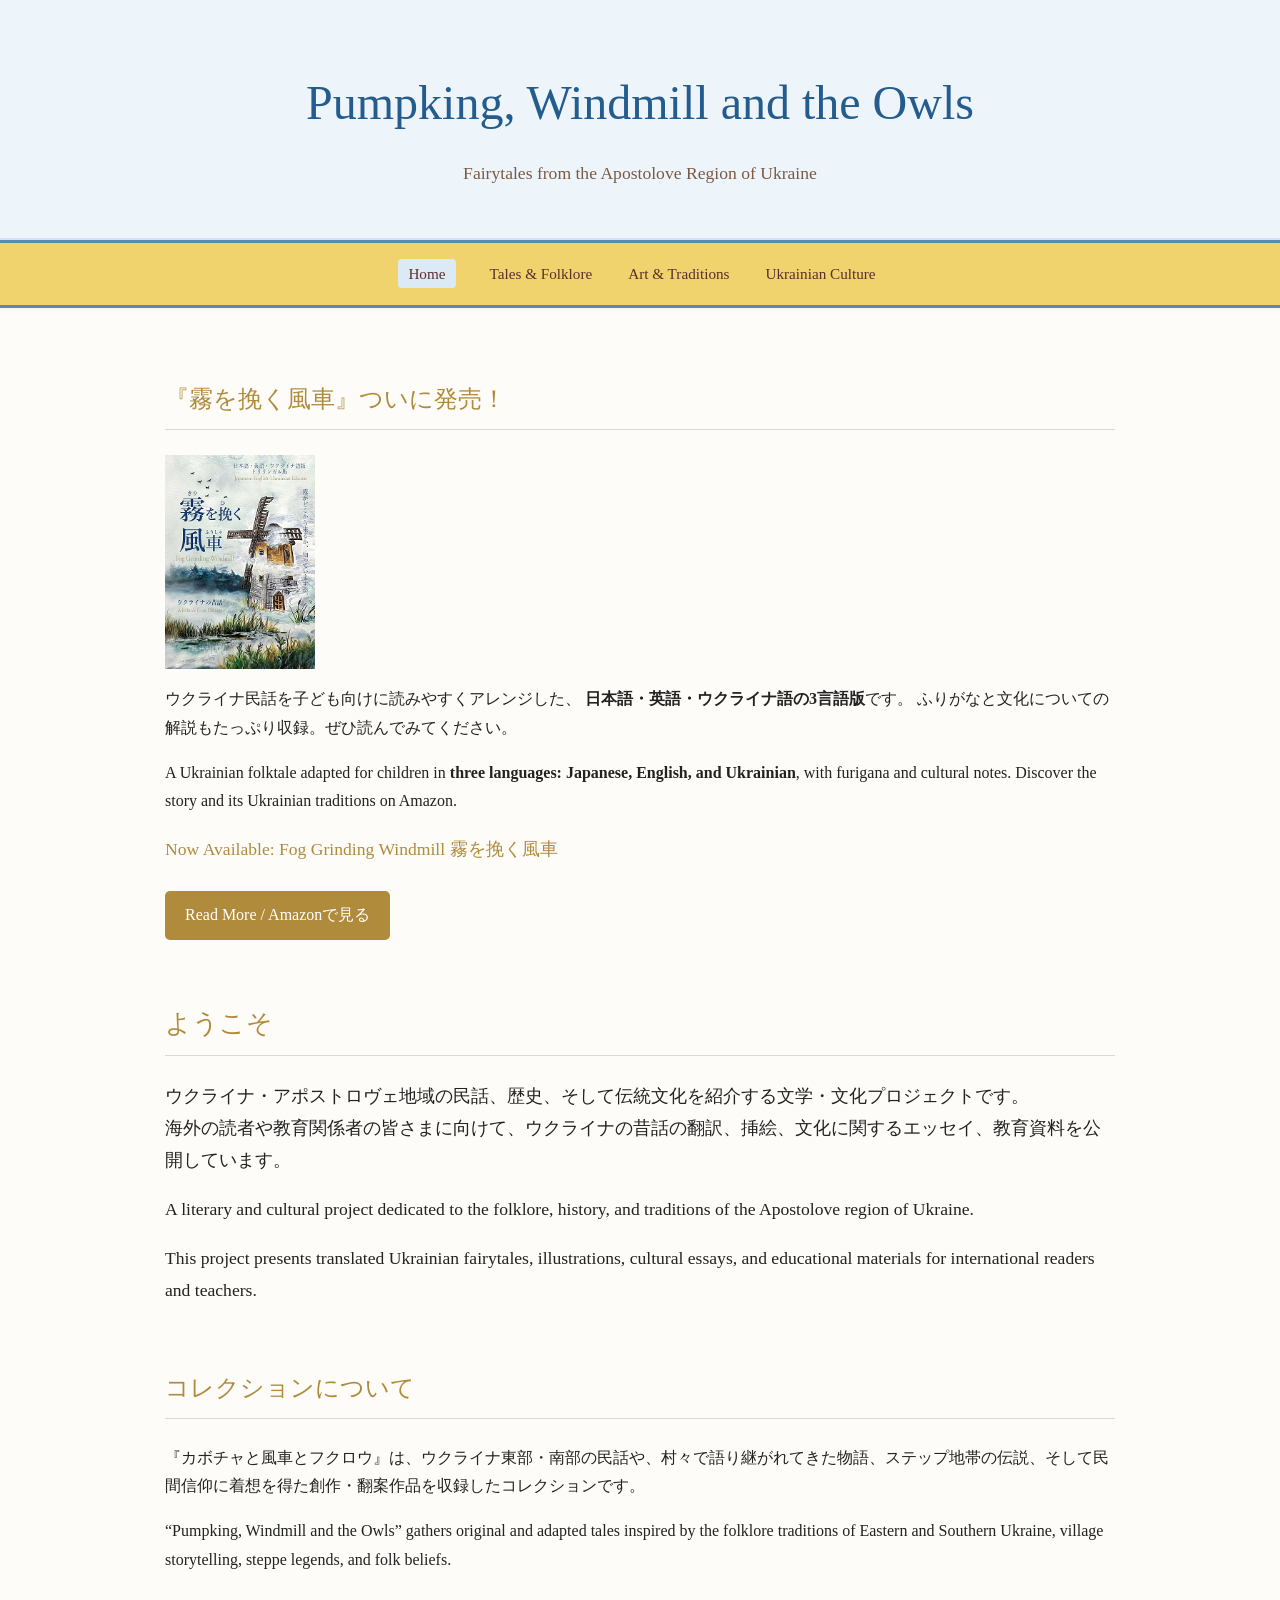
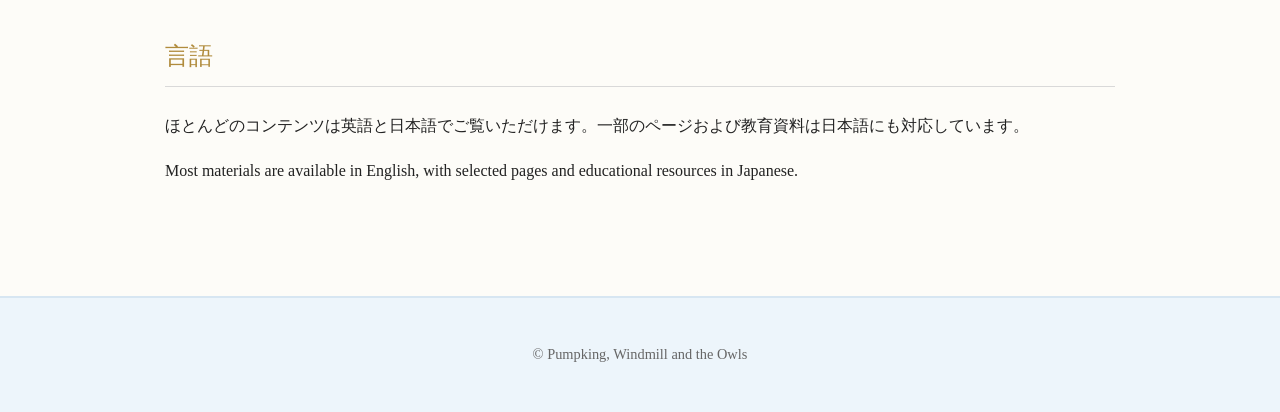
<file: index.html>
<!DOCTYPE html>
<html lang="en">

<head>

    <meta charset="UTF-8">
    <meta name="viewport" content="width=device-width, initial-scale=1.0">

    <title>Pumpking, Windmill and the Owls</title>

        <link rel="icon" href="favicon.ico">
    <link rel="stylesheet" href="css/style.css">


</head>

<body>

<header>

    <h1>Pumpking, Windmill and the Owls</h1>

    <p class="subtitle">
        Fairytales from the Apostolove Region of Ukraine
    </p>

</header>

<nav>

    <a href="index.html" class="top-link">Home</a>

    <div class="dropdown">
        <button class="dropbtn">Tales & Folklore</button>

        <div class="dropdown-content">
            <a href="about.html">About the Project</a>
            <a href="tales.html">Read the Tales</a>
            <a href="apostolove-history.html">History of Apostolove</a>
            <a href="ukraine-japan.html">Ukraine & Japan</a>
        </div>
    </div>

    <div class="dropdown">
        <button class="dropbtn">Art & Traditions</button>

        <div class="dropdown-content">
            <a href="gallery.html">Gallery</a>
            <a href="artist.html">About the Artist</a>
            <a href="motanka.html">Motanka Dolls</a>
        </div>
    </div>

    <div class="dropdown">
        <button class="dropbtn">Ukrainian Culture</button>

        <div class="dropdown-content">
            <a href="ukrainian-food.html">Ukrainian Food</a>
            <a href="teachers-jp.html">For Japanese Teachers</a>
            <a href="support.html">Support Ukraine</a>
            <a href="contact.html">Contact</a>
        </div>
    </div>

</nav>

<main>

    <section>
<h2>『霧を挽く風車』ついに発売！</h2>

    <div style="max-width: 600px; text-align: center;">
<a href="https://www.amazon.co.jp/dp/4824404177" target="_blank">
        <img src="assets/amazon3.png"
             alt="霧を挽く風車 Fog Grinding Windmill"
             style="width: 150px; height: auto; display: block;">
    </a>
        </div>   
                <p>
            ウクライナ民話を子ども向けに読みやすくアレンジした、
            <strong>日本語・英語・ウクライナ語の3言語版</strong>です。
            ふりがなと文化についての解説もたっぷり収録。ぜひ読んでみてください。
        </p>
        <p>
            A Ukrainian folktale adapted for children in
            <strong>three languages: Japanese, English, and Ukrainian</strong>,
            with furigana and cultural notes.
            Discover the story and its Ukrainian traditions on Amazon.
        </p>

        <p style="color: #b08b3c; font-size: 110%;">
           Now Available: Fog Grinding Windmill 霧を挽く風車
        </p>

        <a href="https://www.amazon.co.jp/dp/4824404177"
           target="_blank"
           style="display: inline-block; margin-top: 8px; padding: 10px 20px; background-color: #b08b3c; color: white; text-decoration: none; border-radius: 5px;">
            Read More / Amazonで見る
        </a>

 
    </section>
    <section class="hero">

        <h2>ようこそ</h2>

        <p>ウクライナ・アポストロヴェ地域の民話、歴史、そして伝統文化を紹介する文学・文化プロジェクトです。

<br>海外の読者や教育関係者の皆さまに向けて、ウクライナの昔話の翻訳、挿絵、文化に関するエッセイ、教育資料を公開しています。
            
        <p>A literary and cultural project dedicated to the folklore,
            history, and traditions of the Apostolove region of Ukraine.

        <p>
            This project presents translated Ukrainian fairytales,
            illustrations, cultural essays, and educational materials
            for international readers and teachers.
        </p>

    </section>

    <section>

        <h2>コレクションについて</h2>

        <p>『カボチャと風車とフクロウ』は、ウクライナ東部・南部の民話や、村々で語り継がれてきた物語、ステップ地帯の伝説、そして民間信仰に着想を得た創作・翻案作品を収録したコレクションです。
            <p> “Pumpking, Windmill and the Owls” gathers original and adapted
            tales inspired by the folklore traditions of Eastern and Southern Ukraine,
            village storytelling, steppe legends, and folk beliefs.
       

    </section>

    <section>

        <h2>言語</h2>

        <p>ほとんどのコンテンツは英語と日本語でご覧いただけます。一部のページおよび教育資料は日本語にも対応しています。
          </p>  Most materials are available in English, with selected pages
            and educational resources in Japanese.
        

    </section>

</main>

<footer>

    <p>
        © Pumpking, Windmill and the Owls
    </p>

</footer>

</body>

</html>
</file>
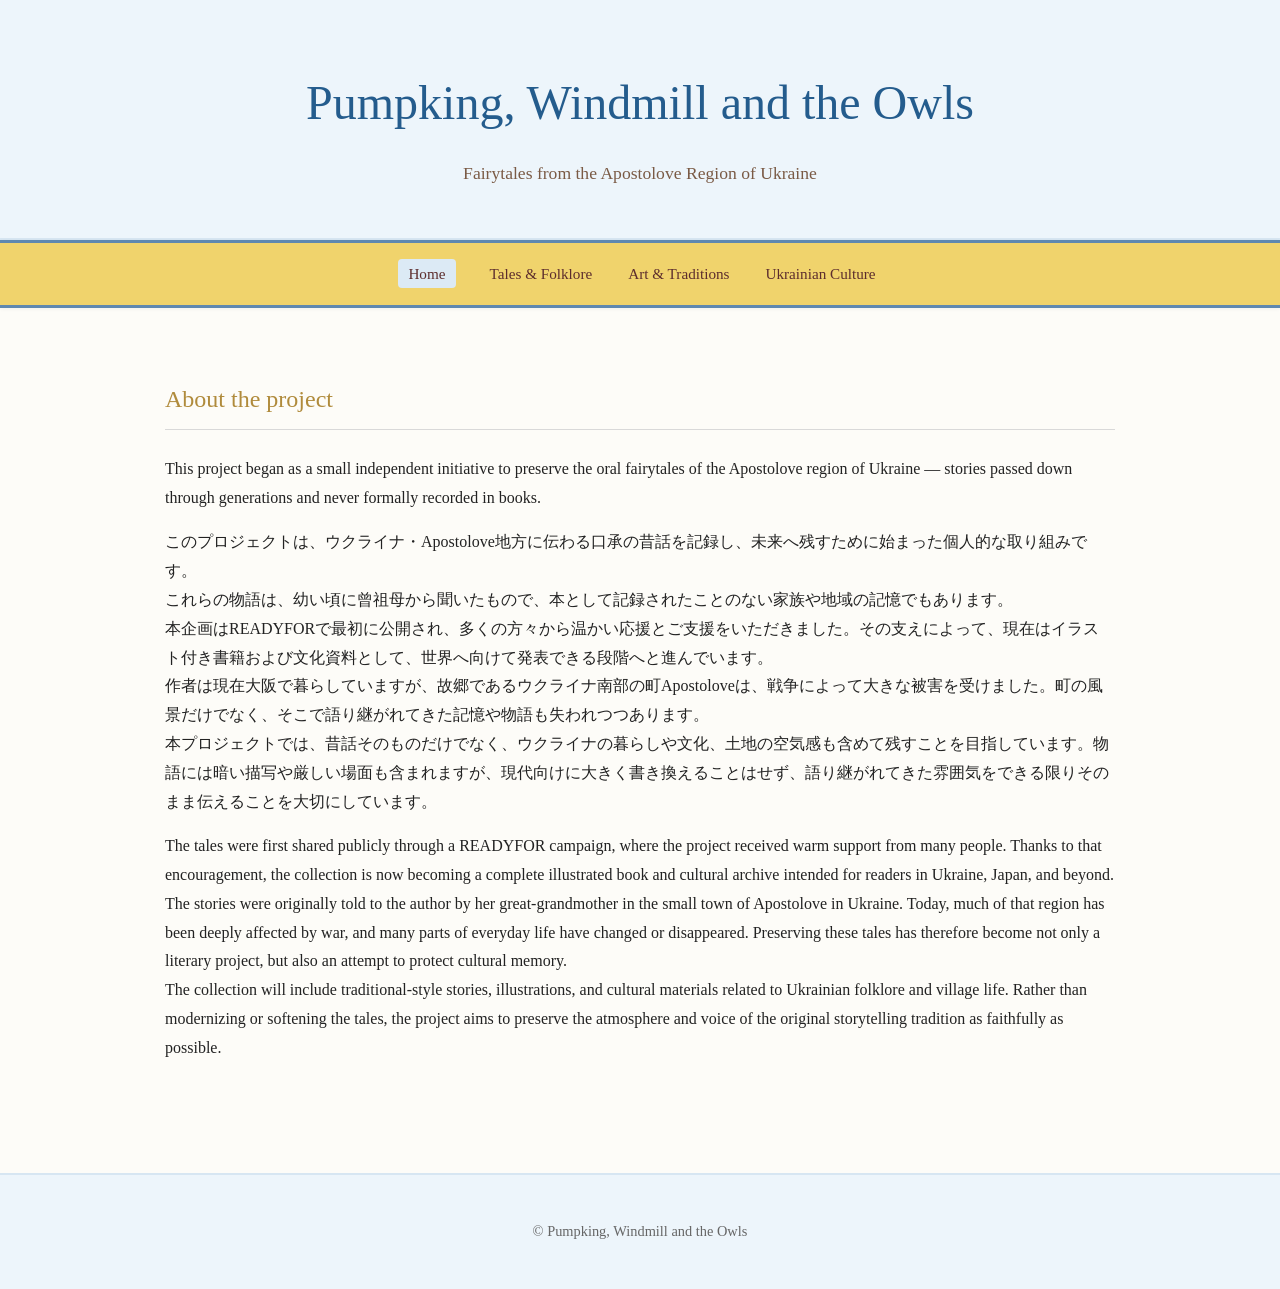
<file: about.html>
<!DOCTYPE html>
<html lang="en">

<head>

    <meta charset="UTF-8">
    <meta name="viewport" content="width=device-width, initial-scale=1.0">

    <title>About the project</title>
    <link rel="icon" href="favicon.ico">
    <link rel="stylesheet" href="css/style.css">

</head>

<body>

<header>

    <h1>Pumpking, Windmill and the Owls</h1>

    <p class="subtitle">
        Fairytales from the Apostolove Region of Ukraine
    </p>

</header>

<nav>

    <a href="index.html" class="top-link">Home</a>

    <div class="dropdown">
        <button class="dropbtn">Tales & Folklore</button>

        <div class="dropdown-content">
            <a href="about.html">About the Project</a>
            <a href="tales.html">Read the Tales</a>
            <a href="apostolove-history.html">History of Apostolove</a>
            <a href="ukraine-japan.html">Ukraine & Japan</a>
        </div>
    </div>

    <div class="dropdown">
        <button class="dropbtn">Art & Traditions</button>

        <div class="dropdown-content">
            <a href="gallery.html">Gallery</a>
            <a href="artist.html">About the Artist</a>
            <a href="motanka.html">Motanka Dolls</a>
        </div>
    </div>

    <div class="dropdown">
        <button class="dropbtn">Ukrainian Culture</button>

        <div class="dropdown-content">
            <a href="ukrainian-food.html">Ukrainian Food</a>
            <a href="teachers-jp.html">For Japanese Teachers</a>
            <a href="support.html">Support Ukraine</a>
            <a href="contact.html">Contact</a>
        </div>
    </div>

</nav>

<main>

    <section>

        <h2>About the project</h2>

        <p>
            This project began as a small independent initiative to preserve the oral fairytales of the Apostolove region of Ukraine — stories passed down through generations and never formally recorded in books.

<p>このプロジェクトは、ウクライナ・Apostolove地方に伝わる口承の昔話を記録し、未来へ残すために始まった個人的な取り組みです。

<br>これらの物語は、幼い頃に曾祖母から聞いたもので、本として記録されたことのない家族や地域の記憶でもあります。

<br>本企画はREADYFORで最初に公開され、多くの方々から温かい応援とご支援をいただきました。その支えによって、現在はイラスト付き書籍および文化資料として、世界へ向けて発表できる段階へと進んでいます。

<br>作者は現在大阪で暮らしていますが、故郷であるウクライナ南部の町Apostoloveは、戦争によって大きな被害を受けました。町の風景だけでなく、そこで語り継がれてきた記憶や物語も失われつつあります。

<br>本プロジェクトでは、昔話そのものだけでなく、ウクライナの暮らしや文化、土地の空気感も含めて残すことを目指しています。物語には暗い描写や厳しい場面も含まれますが、現代向けに大きく書き換えることはせず、語り継がれてきた雰囲気をできる限りそのまま伝えることを大切にしています。
<p>The tales were first shared publicly through a READYFOR campaign, where the project received warm support from many people. Thanks to that encouragement, the collection is now becoming a complete illustrated book and cultural archive intended for readers in Ukraine, Japan, and beyond.

 <br>The stories were originally told to the author by her great-grandmother in the small town of Apostolove in Ukraine. Today, much of that region has been deeply affected by war, and many parts of everyday life have changed or disappeared. Preserving these tales has therefore become not only a literary project, but also an attempt to protect cultural memory.

 <br>The collection will include traditional-style stories, illustrations, and cultural materials related to Ukrainian folklore and village life. Rather than modernizing or softening the tales, the project aims to preserve the atmosphere and voice of the original storytelling tradition as faithfully as possible.
    

    </section>

</main>

<footer>

    <p>
        © Pumpking, Windmill and the Owls
    </p>

</footer>

</body>

</html>
</file>
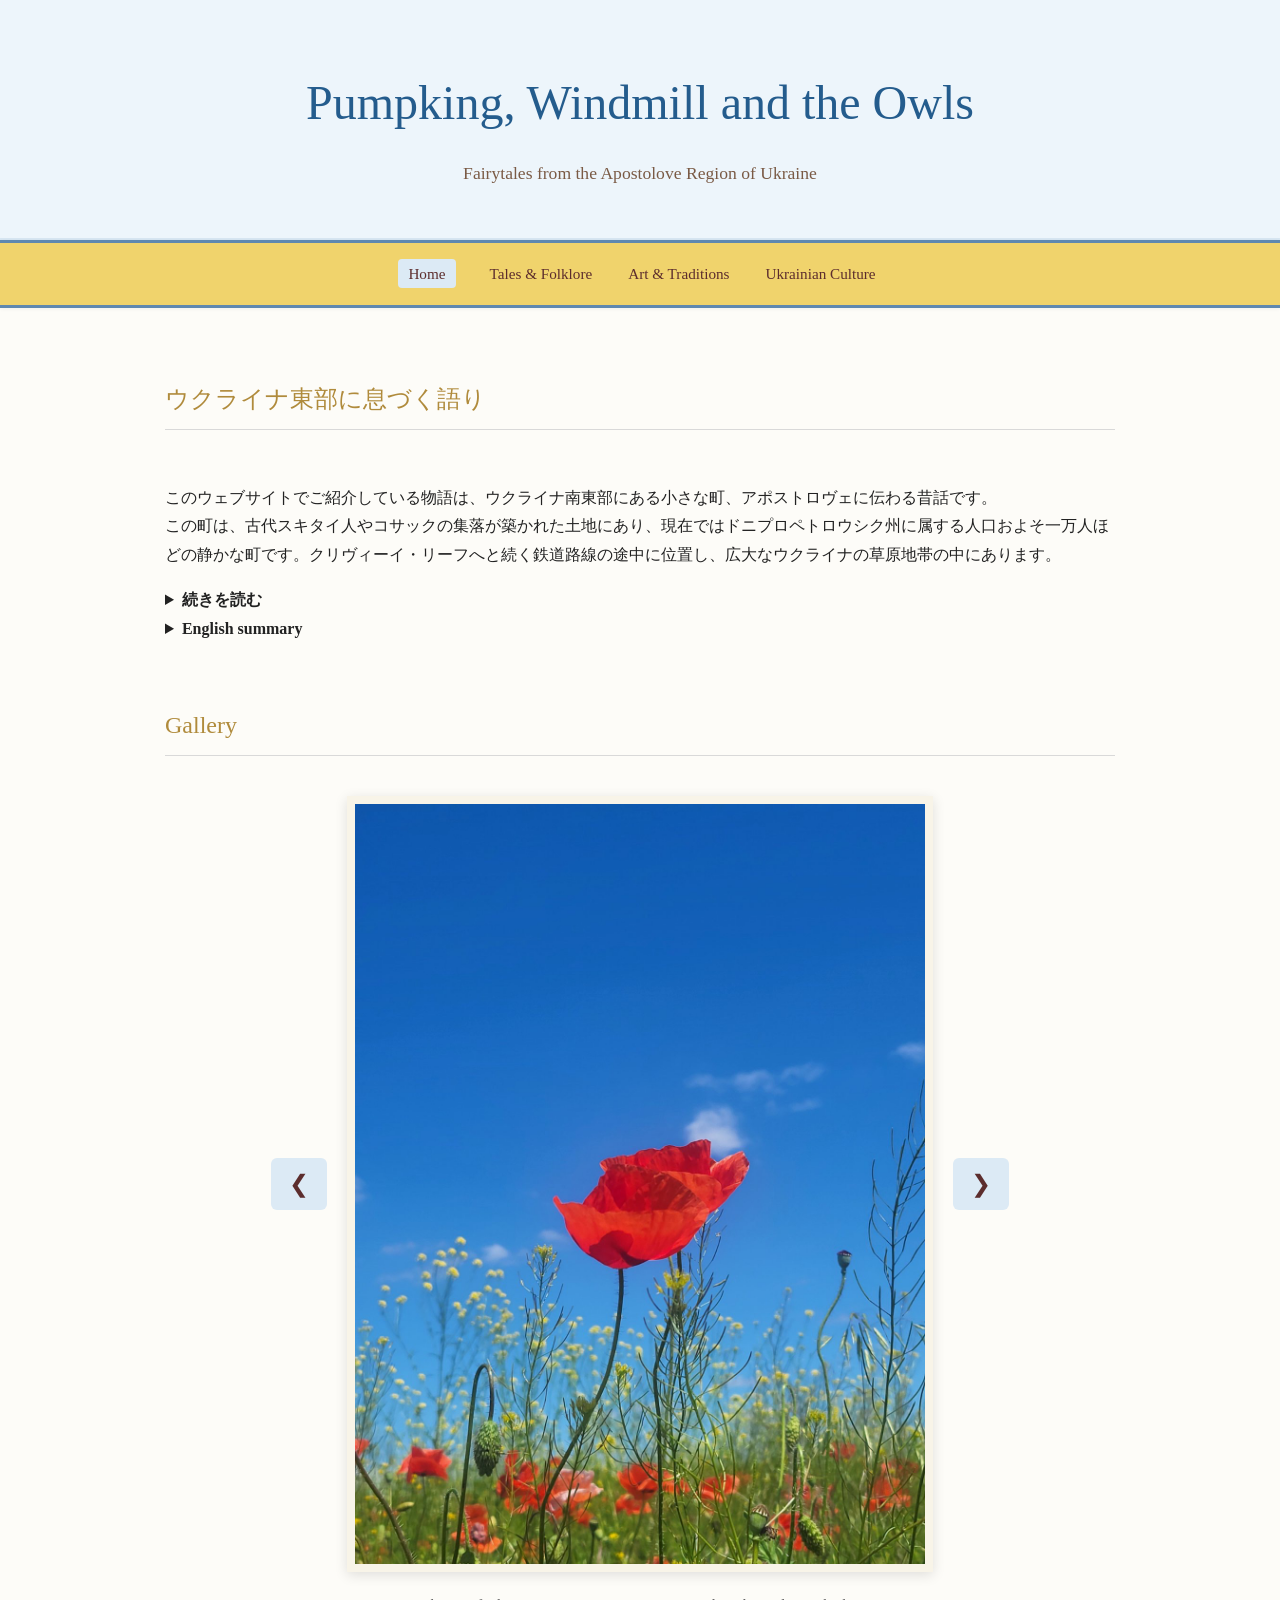
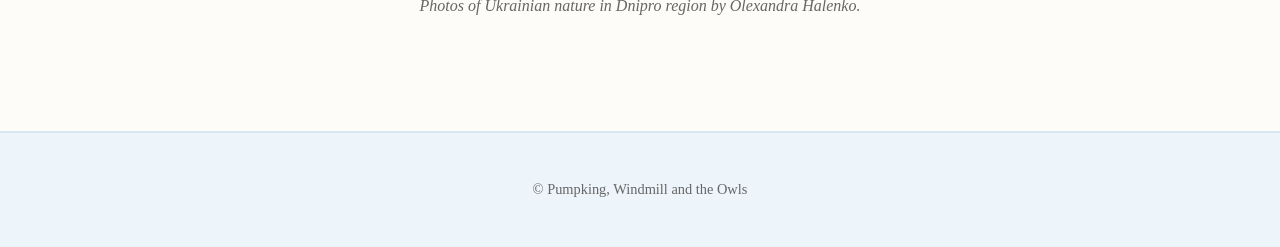
<file: apostolove-history.html>
<!DOCTYPE html>
<html lang="en">

<head>

    <meta charset="UTF-8">
    <meta name="viewport" content="width=device-width, initial-scale=1.0">

    <title>History of Apostolove</title>
    <link rel="icon" href="favicon.ico">
    <link rel="stylesheet" href="css/style.css">

</head>

<body>

<header>

    <h1>Pumpking, Windmill and the Owls</h1>

    <p class="subtitle">
        Fairytales from the Apostolove Region of Ukraine
    </p>

</header>

<nav>

    <a href="index.html" class="top-link">Home</a>

    <div class="dropdown">
        <button class="dropbtn">Tales & Folklore</button>

        <div class="dropdown-content">
            <a href="about.html">About the Project</a>
            <a href="tales.html">Read the Tales</a>
            <a href="apostolove-history.html">History of Apostolove</a>
            <a href="ukraine-japan.html">Ukraine & Japan</a>
        </div>
    </div>

    <div class="dropdown">
        <button class="dropbtn">Art & Traditions</button>

        <div class="dropdown-content">
            <a href="gallery.html">Gallery</a>
            <a href="artist.html">About the Artist</a>
            <a href="motanka.html">Motanka Dolls</a>
        </div>
    </div>

    <div class="dropdown">
        <button class="dropbtn">Ukrainian Culture</button>

        <div class="dropdown-content">
            <a href="ukrainian-food.html">Ukrainian Food</a>
            <a href="teachers-jp.html">For Japanese Teachers</a>
            <a href="support.html">Support Ukraine</a>
            <a href="contact.html">Contact</a>
        </div>
    </div>

</nav>

<main>

    <section>

        <h2>ウクライナ東部に息づく語り</h2>

        <p>

<br>このウェブサイトでご紹介している物語は、ウクライナ南東部にある小さな町、アポストロヴェに伝わる昔話です。
<br>この町は、古代スキタイ人やコサックの集落が築かれた土地にあり、現在ではドニプロペトロウシク州に属する人口およそ一万人ほどの静かな町です。クリヴィーイ・リーフへと続く鉄道路線の途中に位置し、広大なウクライナの草原地帯の中にあります。
<details>
<br><summary><strong>続きを読む</strong></summary>
<br>この地方には、どこまでも続く地平線、川、風、そして畑が織りなす風景が広がっています。人々の暮らしは、自然の営みと深く結びついていました。豊かな実りも、干ばつも、嵐も、季節の移ろいも、日々の生活を左右する身近な出来事でした。そのような土地では、物語は単なる娯楽ではありません。暮らしの知恵や価値観、人々の願いや恐れを次の世代へと伝える大切な役割を担っていたのです。
<br>
<br>当時の暮らしを少し想像してみてください。人々は畑を耕し、家禽を育て、季節ごとに開かれる市で作物や品物を交換していました。南方からは、牛車に積まれた塩を運ぶ商人たちがやって来て、アポストロヴェを通り、西へ向かって旅を続けました。
<br>
<br>夕暮れになると若者たちは集まり、歌い、踊り、互いに想いを伝え合いました。好意を寄せる相手にはお菓子を贈り、求婚を断るときにはカボチャを渡すという、少しユーモラスな風習もありました。病人が出れば、村の人々は薬草や民間療法に詳しい年長の女性を訪ねます。現代であれば「魔女」と呼ばれるような存在ですが、当時は人々の生活に欠かせない知恵の担い手でもありました。
<br>
<br>家々は木と粘土で造られ、石灰で白く塗られた壁には色鮮やかな花や文様が描かれていました。それぞれの家には庭や果樹園があり、周囲には小麦やライ麦を挽くための風車や水車が数多く建っていました。
<br>
<br>このサイトでご紹介している昔話の多くは、そのような時代を実際に生きた私の曾祖母から受け継いだものです。曾祖母タチアナは1907年に生まれ、1996年に亡くなるまで、三つの異なる政権のもとで暮らし、二度の世界大戦を経験し、数え切れないほどの苦難を見つめてきました。
<br>
<br>曾祖母は、同じ物語を何度も語ってくれました。そのたびに細かな部分は少しずつ変わりました。時とともに忘れられる場面もあれば、新しく付け加えられる場面もありました。しかし、物語の核となるものだけは、決して変わることがありませんでした。
<br>
<br>こうした昔話を記録し始めてから、私は口承文化がいかに儚いものであるかを何度も考えました。一つの物語が何世代にもわたって語り継がれながら、それを語る人がいなくなれば、たった一世代で姿を消してしまうこともあります。
<br>
<br>その意味では、ウクライナと日本には共通するものがあります。日本でも、地方に残る伝承が失われる前に、多くの研究者や民俗学者が各地を訪れ、物語や風習を記録してきました。同じように、ウクライナでも近代化や政変、そして戦争によって失われる前に、村々に残る語りを残そうとする努力が続けられてきました。
<br>
<br>このプロジェクトは、アポストロヴェ地方に受け継がれてきた昔話や伝承を記録し、日本をはじめ世界の読者へ届けるために始まりました。一つひとつの物語は小さな声かもしれません。しかし、それらが集まることで、一つの土地に息づいてきた文化や人々の記憶が、未来へと受け継がれていくことを願っています。
 <br>  
</details>  
<details>
  <br> <summary> <strong>English summary</strong></summary>

  <p>
<br>The tales in the "Pumpkin, Windmill and the Owls" anthology book came from Apostolove, a small town in southern Ukraine. Today it appears on maps as one of many settlements of the Dnipro region, but for me it is much more than a geographical location. It is a place of family memory.
<br>Apostolove lies in the wide Ukrainian steppe, in a landscape shaped by rivers, winds, fields, and long horizons. For centuries, people here lived close to the rhythms of nature. Harvests, droughts, storms, and changing seasons were not distant concepts but realities that influenced everyday life. In such places, stories were not merely entertainment. They were a way of preserving knowledge, values, fears, and hopes.
<br>The tales presented here were passed down through my family, told by my great-grandmother and older relatives. Like many folktales, it changed slightly with each retelling. Some details were forgotten, others expanded. Yet its heart remained the same.
<br>When I began collecting and recording these stories, I often thought about how fragile oral traditions can be. A tale may survive for generations and then disappear within a single lifetime if nobody chooses to remember it.
<br>In this respect, Ukraine and Japan share a remarkable similarity. Just as Japanese scholars preserved local traditions before they vanished from rural communities, many Ukrainians have sought to preserve village stories before modernization, political upheaval, and war could erase them. Folktales are not only stories. They are records of how ordinary people understood the world around them.
<br>This book is one small attempt to preserve one such voice from the Ukrainian steppe.
</details>
    </section>
  
<section>

<h2>Gallery</h2> 
        <div class="gallery-container"> 
            <button class="gallery-button" onclick="previousImage()"> ❮ </button> 
            <img id="gallery-image" src="ukraine/Ukraine03.JPG" alt="Gallery image"> 
            <button class="gallery-button" onclick="nextImage()"> ❯ </button> </div> 
        <p id="gallery-caption">Photos of Ukrainian nature in Dnipro region by Olexandra Halenko. </p>

    </section>

</main>
<script>

const images = [

    "ukraine/Ukraine01.JPG",
    "ukraine/Ukraine02.JPG",
    "ukraine/Ukraine03.JPG",
    "ukraine/Ukraine04.JPG",
    "ukraine/Ukraine05.JPG",
    "ukraine/Ukraine06.JPG",
    "ukraine/Ukraine07.JPG",
    "ukraine/Ukraine08.JPG",
    "ukraine/Ukraine09.JPG",
    "ukraine/Ukraine10.JPG",
    "ukraine/Ukraine11.JPG",
    "ukraine/Ukraine12.JPG",
    "ukraine/Ukraine13.JPG",
    "ukraine/Ukraine14.JPG",
    "ukraine/Ukraine15.JPG",
    "ukraine/Ukraine16.JPG"

];

let currentImage = 0;

function showImage() {

    document.getElementById("gallery-image").src =
        images[currentImage];
}

function nextImage() {

    currentImage++;

    if (currentImage >= images.length) {
        currentImage = 0;
    }

    showImage();
}

function previousImage() {

    currentImage--;

    if (currentImage < 0) {
        currentImage = images.length - 1;
    }

    showImage();
}

</script>

<footer>

    <p>
        © Pumpking, Windmill and the Owls
    </p>

</footer>

</body>

</html>
</file>
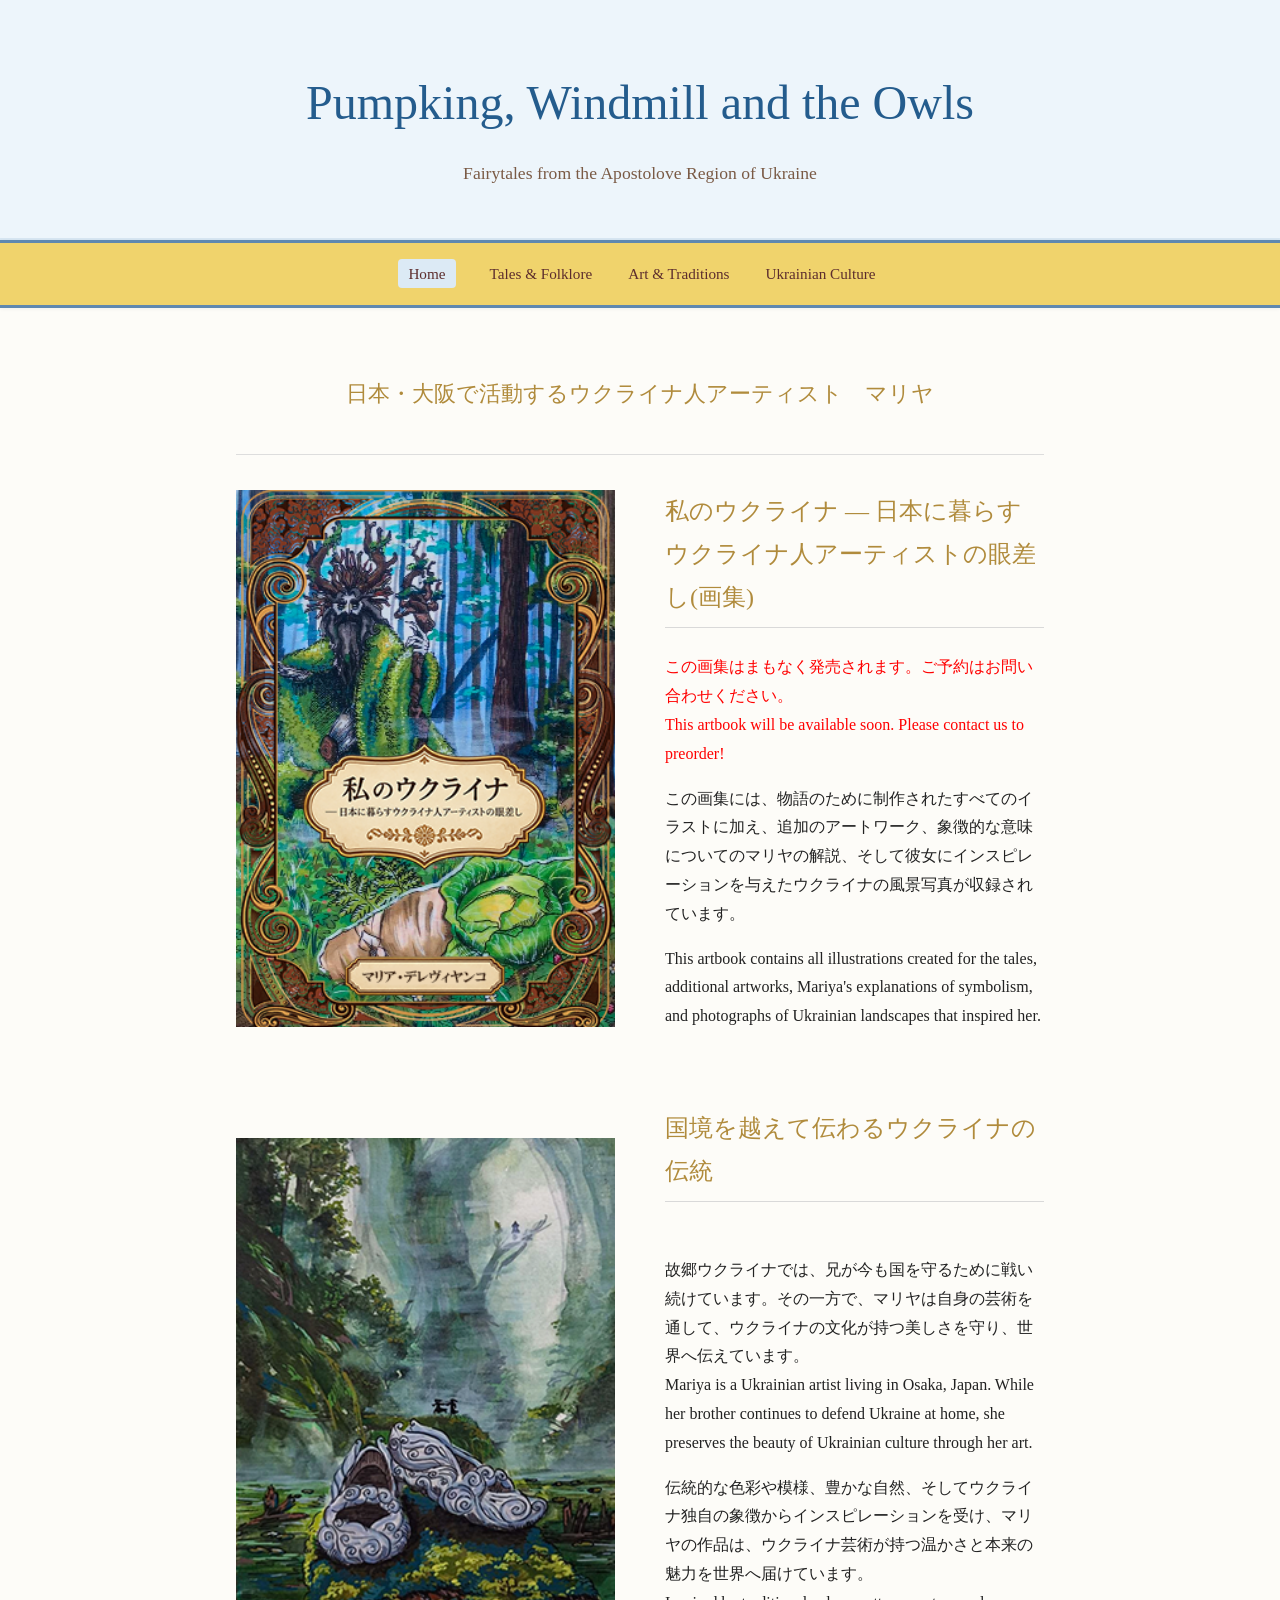
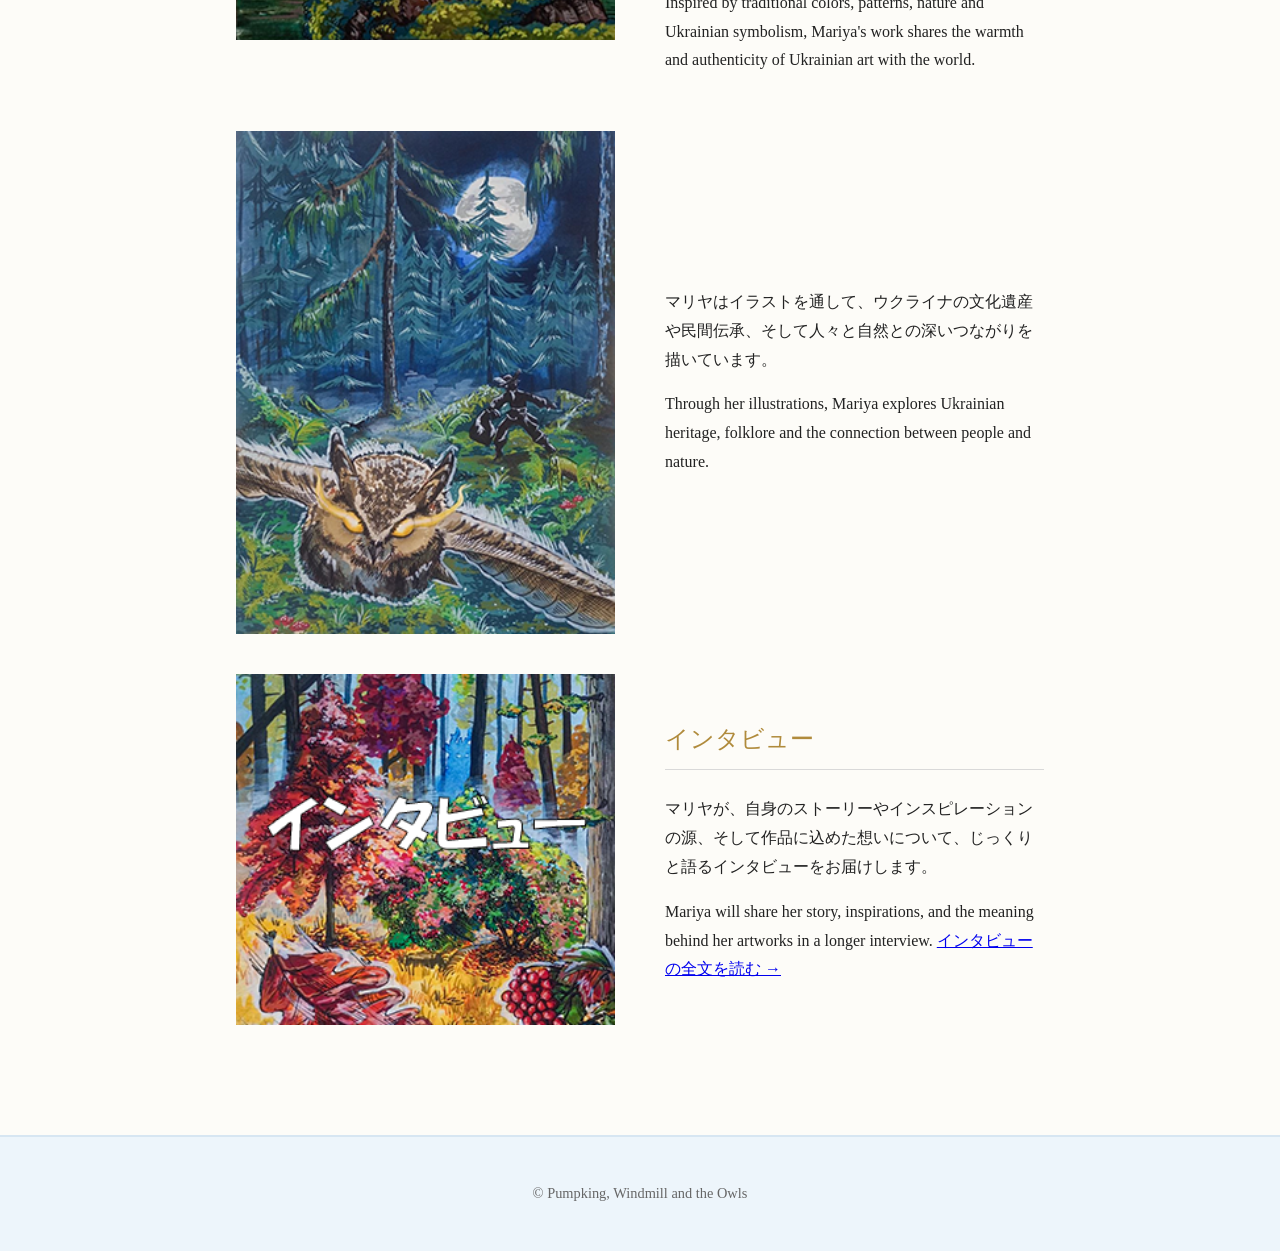
<file: artist.html>
<!DOCTYPE html>
<html lang="en">

<head>

    <meta charset="UTF-8">
    <meta name="viewport" content="width=device-width, initial-scale=1.0">

    <title>Meet the artist</title>

        <link rel="icon" href="favicon.ico">
    <link rel="stylesheet" href="css/style.css">


</head>

<body>

<header>

    <h1>Pumpking, Windmill and the Owls</h1>

    <p class="subtitle">
        Fairytales from the Apostolove Region of Ukraine
    </p>

</header>

<nav>

    <a href="index.html" class="top-link">Home</a>

    <div class="dropdown">
        <button class="dropbtn">Tales & Folklore</button>

        <div class="dropdown-content">
            <a href="about.html">About the Project</a>
            <a href="tales.html">Read the Tales</a>
            <a href="apostolove-history.html">History of Apostolove</a>
            <a href="ukraine-japan.html">Ukraine & Japan</a>
        </div>
    </div>

    <div class="dropdown">
        <button class="dropbtn">Art & Traditions</button>

        <div class="dropdown-content">
            <a href="gallery.html">Gallery</a>
            <a href="artist.html">About the Artist</a>
            <a href="motanka.html">Motanka Dolls</a>
        </div>
    </div>

    <div class="dropdown">
        <button class="dropbtn">Ukrainian Culture</button>

        <div class="dropdown-content">
            <a href="ukrainian-food.html">Ukrainian Food</a>
            <a href="teachers-jp.html">For Japanese Teachers</a>
            <a href="support.html">Support Ukraine</a>
            <a href="contact.html">Contact</a>
        </div>
    </div>

</nav>

<main>
    <p style="color: #b08b3c; text-align: center;">
    <span style="font-size: 140%;">日本・大阪で活動するウクライナ人アーティスト　マリヤ</span>
</p>
<section class="artbook">

    <div>
        <img src="assets/Artbook-cover.png" alt="My Ukraine artbook">
    </div>

    <div>
        <h2>
       私のウクライナ ― 日本に暮らすウクライナ人アーティストの眼差し(画集)
        </h2>
<p style="color: red;">
  この画集はまもなく発売されます。ご予約はお問い合わせください。<br>
  This artbook will be available soon. Please contact us to preorder!
</p>
        <p>この画集には、物語のために制作されたすべてのイラストに加え、追加のアートワーク、象徴的な意味についてのマリヤの解説、そして彼女にインスピレーションを与えたウクライナの風景写真が収録されています。
        <p>This artbook contains all illustrations created for the tales,
        additional artworks, Mariya's explanations of symbolism,
        and photographs of Ukrainian landscapes that inspired her.
    </div>

    </section>
    <section>

       
<section class="artist-intro">

    <div class="hero-image">
        <img src="assets/mariya01.png" alt="Mariya, Ukrainian artist in Japan" width="50%">
    </div>

    <div class="intro-text">
<h2>国境を越えて伝わるウクライナの伝統</h2>
        
 <br>故郷ウクライナでは、兄が今も国を守るために戦い続けています。その一方で、マリヤは自身の芸術を通して、ウクライナの文化が持つ美しさを守り、世界へ伝えています。
     <br>  Mariya is a Ukrainian artist living in Osaka, Japan.
        While her brother continues to defend Ukraine at home,
        she preserves the beauty of Ukrainian culture through her art.
        <p> 伝統的な色彩や模様、豊かな自然、そしてウクライナ独自の象徴からインスピレーションを受け、マリヤの作品は、ウクライナ芸術が持つ温かさと本来の魅力を世界へ届けています。
             <br> Inspired by traditional colors, patterns, nature and Ukrainian
        symbolism, Mariya's work shares the warmth and authenticity of
        Ukrainian art with the world.
        
    </div>

</section>


<section class="artist-row">

    <div class="image">
        <img src="assets/mariya03.png" alt="">
    </div>

    <div class="text">
        

        <p>マリヤはイラストを通して、ウクライナの文化遺産や民間伝承、そして人々と自然との深いつながりを描いています。
       <p> Through her illustrations, Mariya explores Ukrainian heritage,
        folklore and the connection between people and nature.
        
    </div>

</section>


<section class="artist-row reverse">

    <div class="text">
        <h2>インタビュー</h2>

        <p>マリヤが、自身のストーリーやインスピレーションの源、そして作品に込めた想いについて、じっくりと語るインタビューをお届けします。
       <p> Mariya will share her story, inspirations, and the meaning
        behind her artworks in a longer interview.
        

        <a href="interv.html">
        インタビューの全文を読む →
        </a>
    </div>

    <div class="image">
        <img src="assets/mariya06.png" alt="">
    </div>

</section>




</main>

<footer>

    <p>
        © Pumpking, Windmill and the Owls
    </p>

</footer>

</body>

</html>
</file>
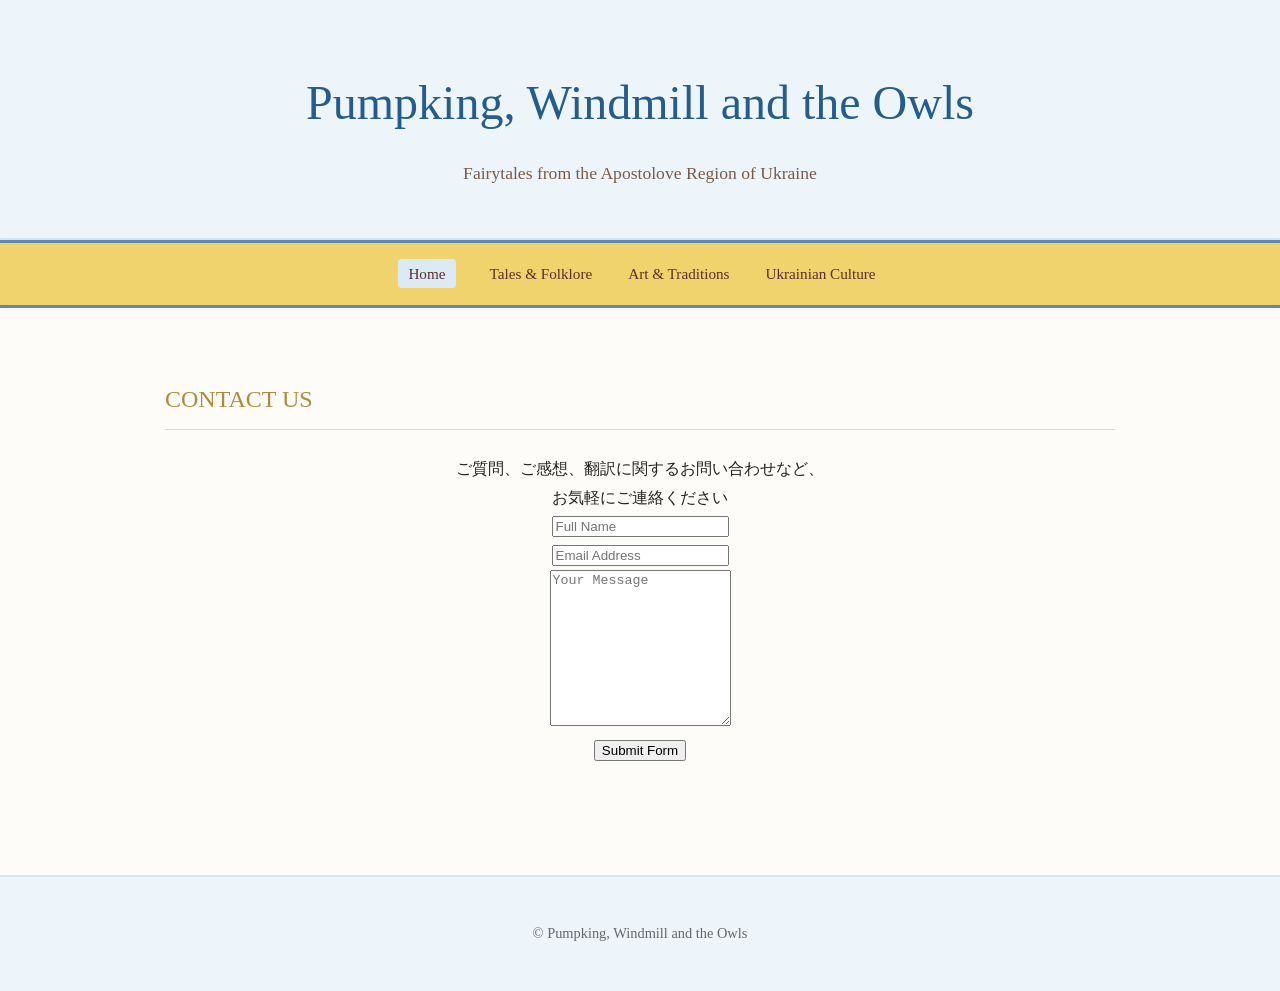
<file: contact.html>
<!DOCTYPE html>
<html lang="en">

<head>

    <meta charset="UTF-8">
    <meta name="viewport" content="width=device-width, initial-scale=1.0">

    <title>Contact us</title>

        <link rel="icon" href="favicon.ico">
    <link rel="stylesheet" href="css/style.css">


</head>

<body>

<header>

    <h1>Pumpking, Windmill and the Owls</h1>

    <p class="subtitle">
        Fairytales from the Apostolove Region of Ukraine
    </p>

</header>

<nav>

    <a href="index.html" class="top-link">Home</a>

    <div class="dropdown">
        <button class="dropbtn">Tales & Folklore</button>

        <div class="dropdown-content">
            <a href="about.html">About the Project</a>
            <a href="tales.html">Read the Tales</a>
            <a href="apostolove-history.html">History of Apostolove</a>
            <a href="ukraine-japan.html">Ukraine & Japan</a>
        </div>
    </div>

    <div class="dropdown">
        <button class="dropbtn">Art & Traditions</button>

        <div class="dropdown-content">
            <a href="gallery.html">Gallery</a>
            <a href="artist.html">About the Artist</a>
            <a href="motanka.html">Motanka Dolls</a>
        </div>
    </div>

    <div class="dropdown">
        <button class="dropbtn">Ukrainian Culture</button>

        <div class="dropdown-content">
            <a href="ukrainian-food.html">Ukrainian Food</a>
            <a href="teachers-jp.html">For Japanese Teachers</a>
            <a href="support.html">Support Ukraine</a>
            <a href="contact.html">Contact</a>
        </div>
    </div>

</nav>

<main>

    <section>

        <h2>CONTACT US</h2>

        <p>
           <div class="container">
  <center>ご質問、ご感想、翻訳に関するお問い合わせなど、<br> お気軽にご連絡ください
  <form target="_blank" action="https://formsubmit.co/oshmianska@gmail.com" method="POST">
    <div class="form-group">
      <div class="form-row">
        <div class="col">
          <input type="text" name="name" class="form-control" placeholder="Full Name" required>
        </div>
        <div class="col">
          <input type="email" name="email" class="form-control" placeholder="Email Address" required>
        </div>
      </div>
    </div>
    <div class="form-group">
      <textarea placeholder="Your Message" class="form-control" name="message" rows="10" required></textarea>
    </div>
    <button type="submit" class="btn btn-lg btn-dark btn-block">Submit Form</button>
  </form>
</div></center>
        </p>

    </section>

</main>

<footer>

    <p>
        © Pumpking, Windmill and the Owls
    </p>

</footer>

</body>

</html>
</file>
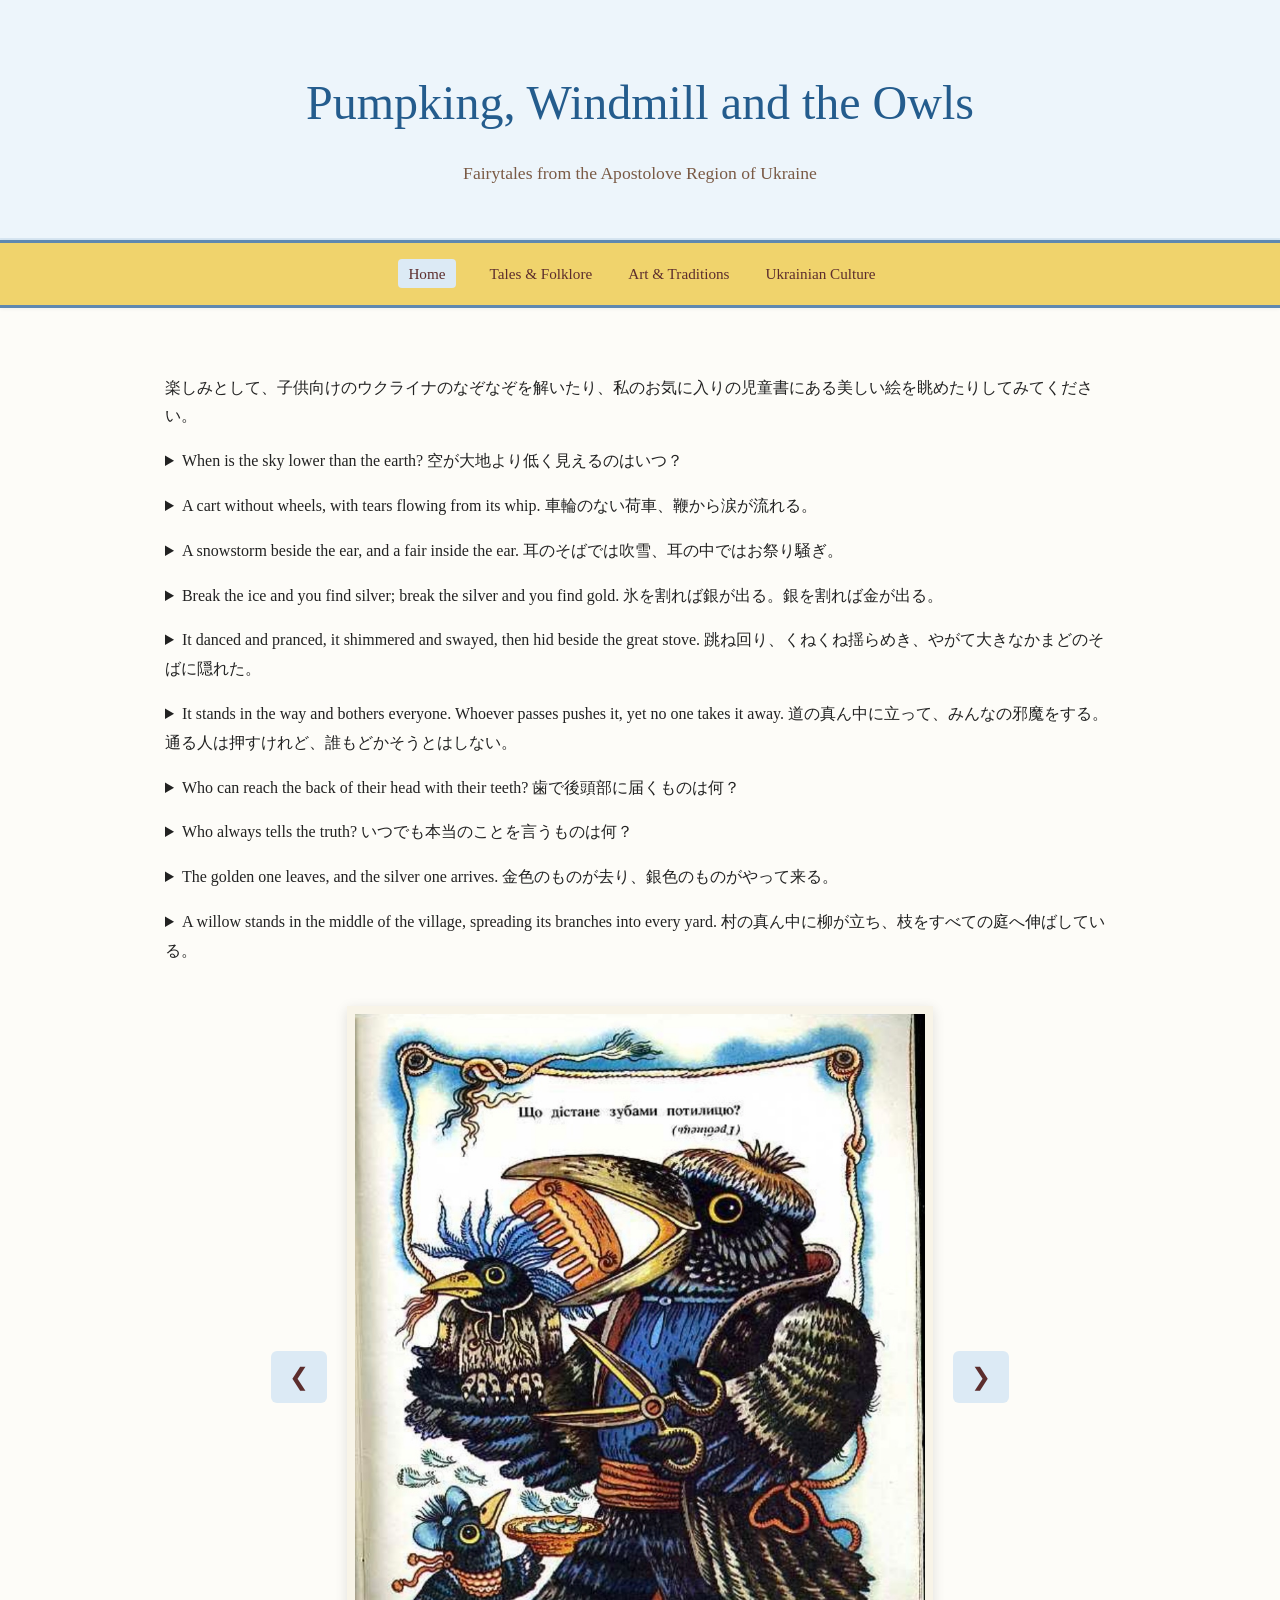
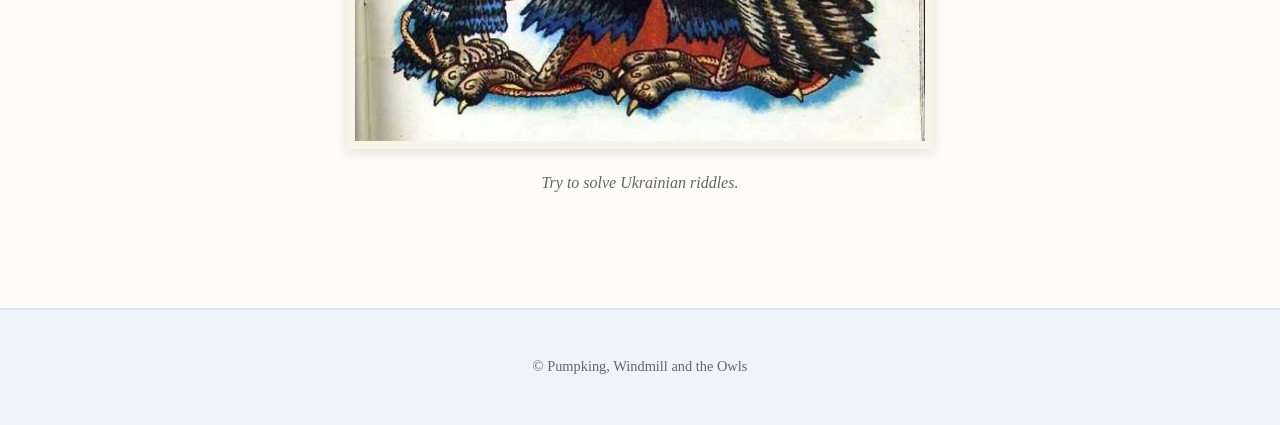
<file: gallery.html>
<!DOCTYPE html>
<html lang="en">

<head>

    <meta charset="UTF-8">
    <meta name="viewport" content="width=device-width, initial-scale=1.0">

    <title>Gallery</title>

       <link rel="icon" href="favicon.ico">
    <link rel="stylesheet" href="css/style.css">


</head>

<body>

<header>

    <h1>Pumpking, Windmill and the Owls</h1>

    <p class="subtitle">
        Fairytales from the Apostolove Region of Ukraine
    </p>

</header>

<nav>

    <a href="index.html" class="top-link">Home</a>

    <div class="dropdown">
        <button class="dropbtn">Tales & Folklore</button>

        <div class="dropdown-content">
            <a href="about.html">About the Project</a>
            <a href="tales.html">Read the Tales</a>
            <a href="apostolove-history.html">History of Apostolove</a>
            <a href="ukraine-japan.html">Ukraine & Japan</a>
        </div>
    </div>

    <div class="dropdown">
        <button class="dropbtn">Art & Traditions</button>

        <div class="dropdown-content">
            <a href="gallery.html">Gallery</a>
            <a href="artist.html">About the Artist</a>
            <a href="motanka.html">Motanka Dolls</a>
        </div>
    </div>

    <div class="dropdown">
        <button class="dropbtn">Ukrainian Culture</button>

        <div class="dropdown-content">
            <a href="ukrainian-food.html">Ukrainian Food</a>
            <a href="teachers-jp.html">For Japanese Teachers</a>
            <a href="support.html">Support Ukraine</a>
            <a href="contact.html">Contact</a>
        </div>
    </div>

</nav>

<main>

<section>

        <p> 楽しみとして、子供向けのウクライナのなぞなぞを解いたり、私のお気に入りの児童書にある美しい絵を眺めたりしてみてください。
        <p><details>
  <summary> When is the sky lower than the earth? 空が大地より低く見えるのはいつ？</summary>
            <br>When you look into water / 水に映った空
            </details>
        <p><details>
  <summary> A cart without wheels, with tears flowing from its whip. 車輪のない荷車、鞭から涙が流れる。</summary>
            <br>A boat and an oar / 船と櫂（かい）
            </details>
        <p><details>
  <summary> A snowstorm beside the ear, and a fair inside the ear. 耳のそばでは吹雪、耳の中ではお祭り騒ぎ。</summary>
            <br>A beehive and bees / 蜂の巣と蜂
            </details>
      <p><details>
  <summary> Break the ice and you find silver; break the silver and you find gold. 氷を割れば銀が出る。銀を割れば金が出る。</summary>
            <br>An egg / 卵
            </details>
       <p><details>
  <summary> It danced and pranced, it shimmered and swayed, then hid beside the great stove. 跳ね回り、くねくね揺らめき、やがて大きなかまどのそばに隠れた。</summary>
            <br>A broom / ほうき
            </details>
         <p><details>
  <summary> It stands in the way and bothers everyone. Whoever passes pushes it, yet no one takes it away. 道の真ん中に立って、みんなの邪魔をする。通る人は押すけれど、誰もどかそうとはしない。</summary>
            <br>A door / ドア
            </details>
      <p><details>
  <summary> Who can reach the back of their head with their teeth? 歯で後頭部に届くものは何？</summary>
            <br>A comb / くし
            </details>
         <p><details>
  <summary> Who always tells the truth? いつでも本当のことを言うものは何？</summary>
            <br>A mirror / 鏡
            </details>
    <p><details>
  <summary> The golden one leaves, and the silver one arrives. 金色のものが去り、銀色のものがやって来る。</summary>
            <br>The sun and the moon / 太陽と月
            </details>
     <p><details>
  <summary> A willow stands in the middle of the village, spreading its branches into every yard. 村の真ん中に柳が立ち、枝をすべての庭へ伸ばしている。</summary>
            <br>A road / 道
            </details>
                                                                                                                                
       <p> <div class="gallery-container"> 
            <button class="gallery-button" onclick="previousImage()"> ❮ </button> 
            <img id="gallery-image" src="riddles/riddles01.PNG" alt="Ukrainian riddles"> 
            <button class="gallery-button" onclick="nextImage()"> ❯ </button> </div> 
        <p id="gallery-caption">Try to solve Ukrainian riddles. </p>

    </section>

</main>
<script>

const images = [

    "riddles/riddles01.PNG",
    "riddles/riddles02.PNG",
    "riddles/riddles03.PNG",
    "riddles/riddles04.PNG",
    "riddles/riddles05.PNG",
    "riddles/riddles06.PNG",
    "riddles/riddles07.PNG",
    "riddles/riddles08.PNG",
    "riddles/riddles09.PNG",
    "riddles/riddles10.PNG",
    "riddles/riddles11.PNG",

];

let currentImage = 0;

function showImage() {

    document.getElementById("gallery-image").src =
        images[currentImage];
}

function nextImage() {

    currentImage++;

    if (currentImage >= images.length) {
        currentImage = 0;
    }

    showImage();
}

function previousImage() {

    currentImage--;

    if (currentImage < 0) {
        currentImage = images.length - 1;
    }

    showImage();
}

</script>
<footer>

    <p>
        © Pumpking, Windmill and the Owls
    </p>

</footer>

</body>

</html>
</file>
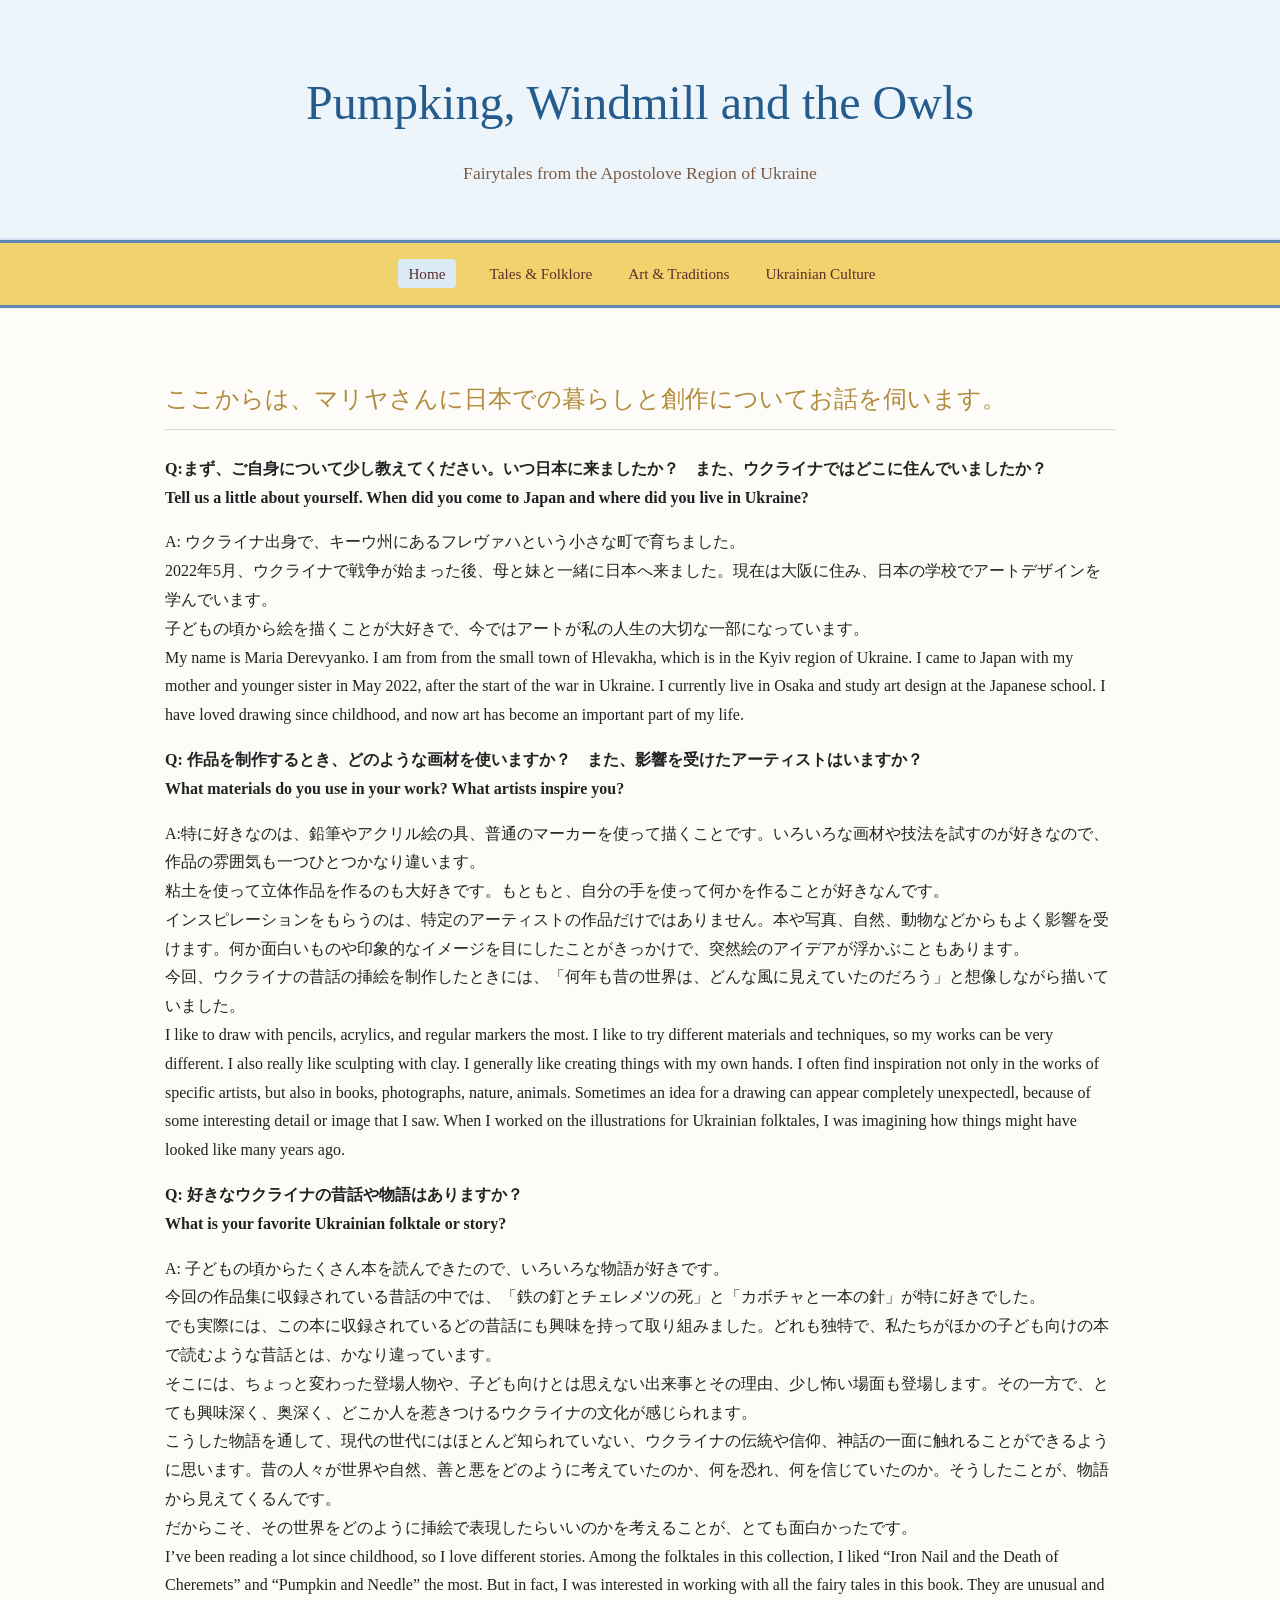
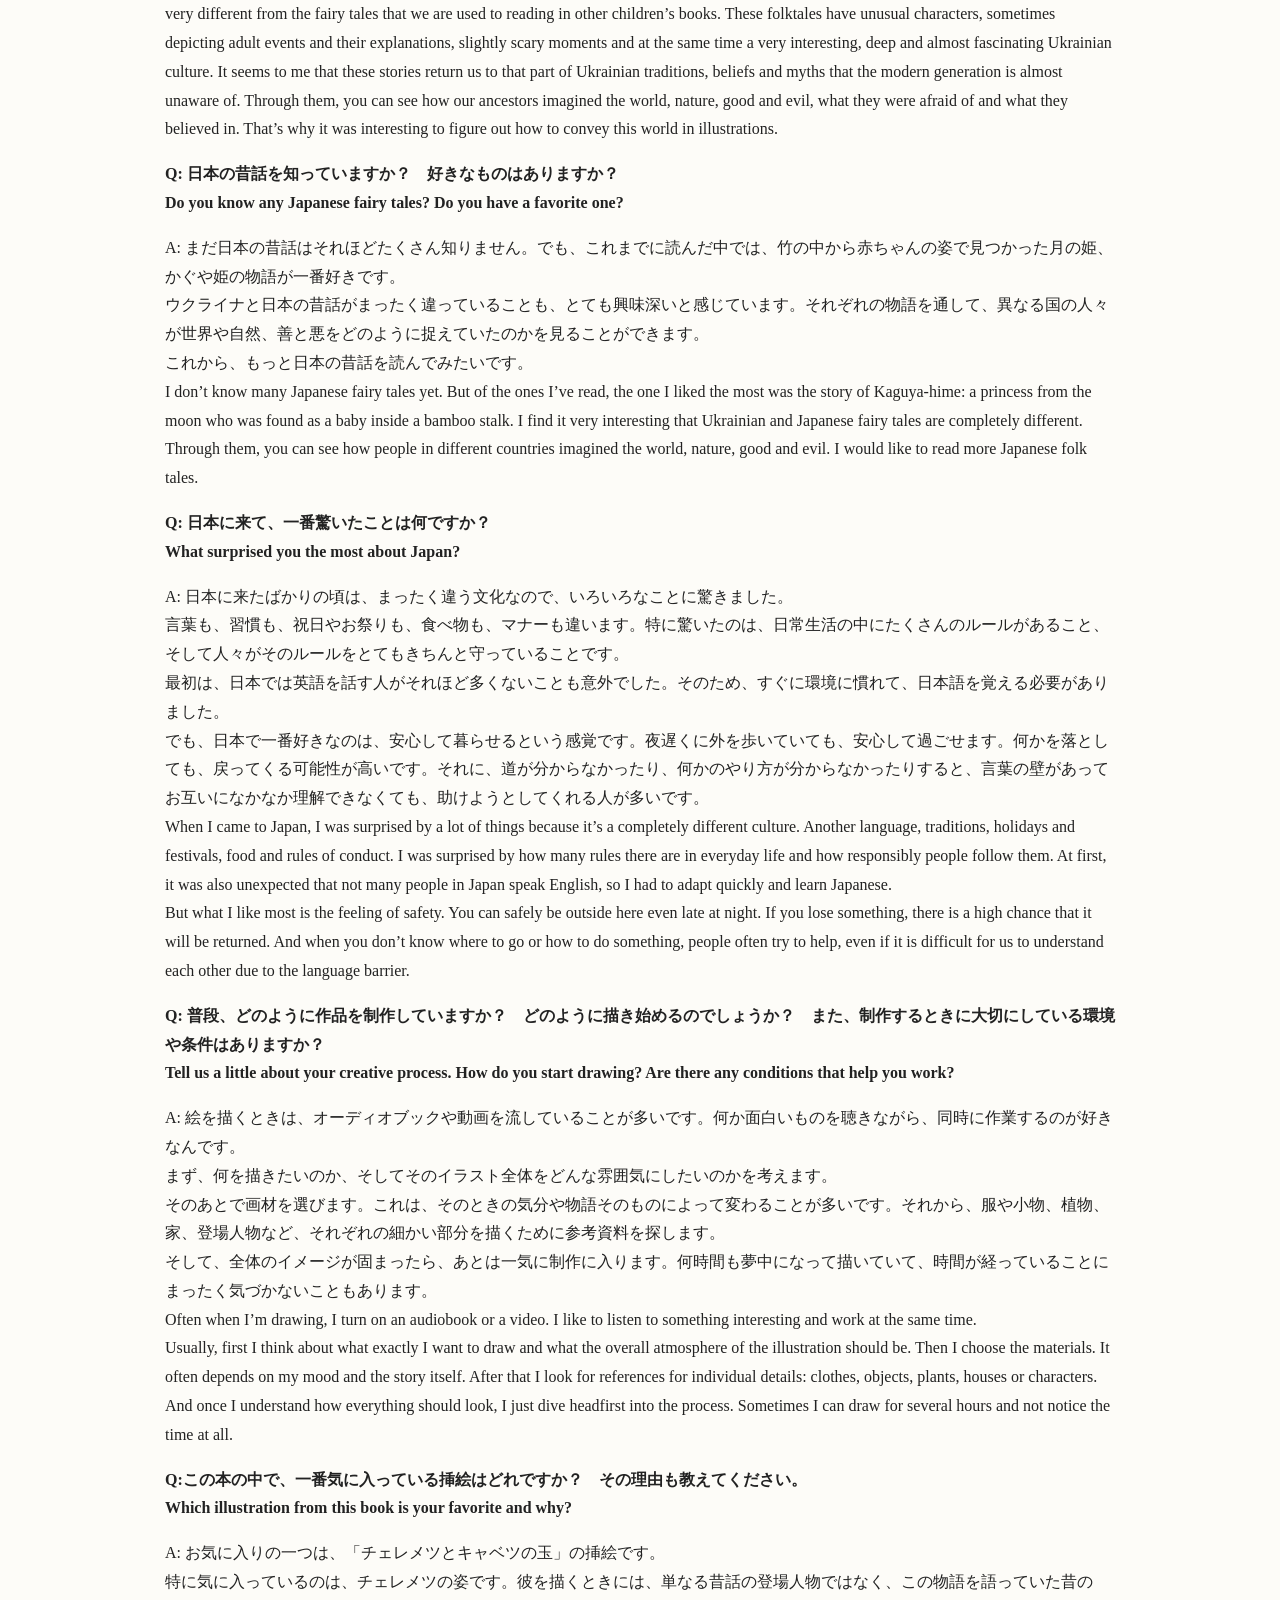
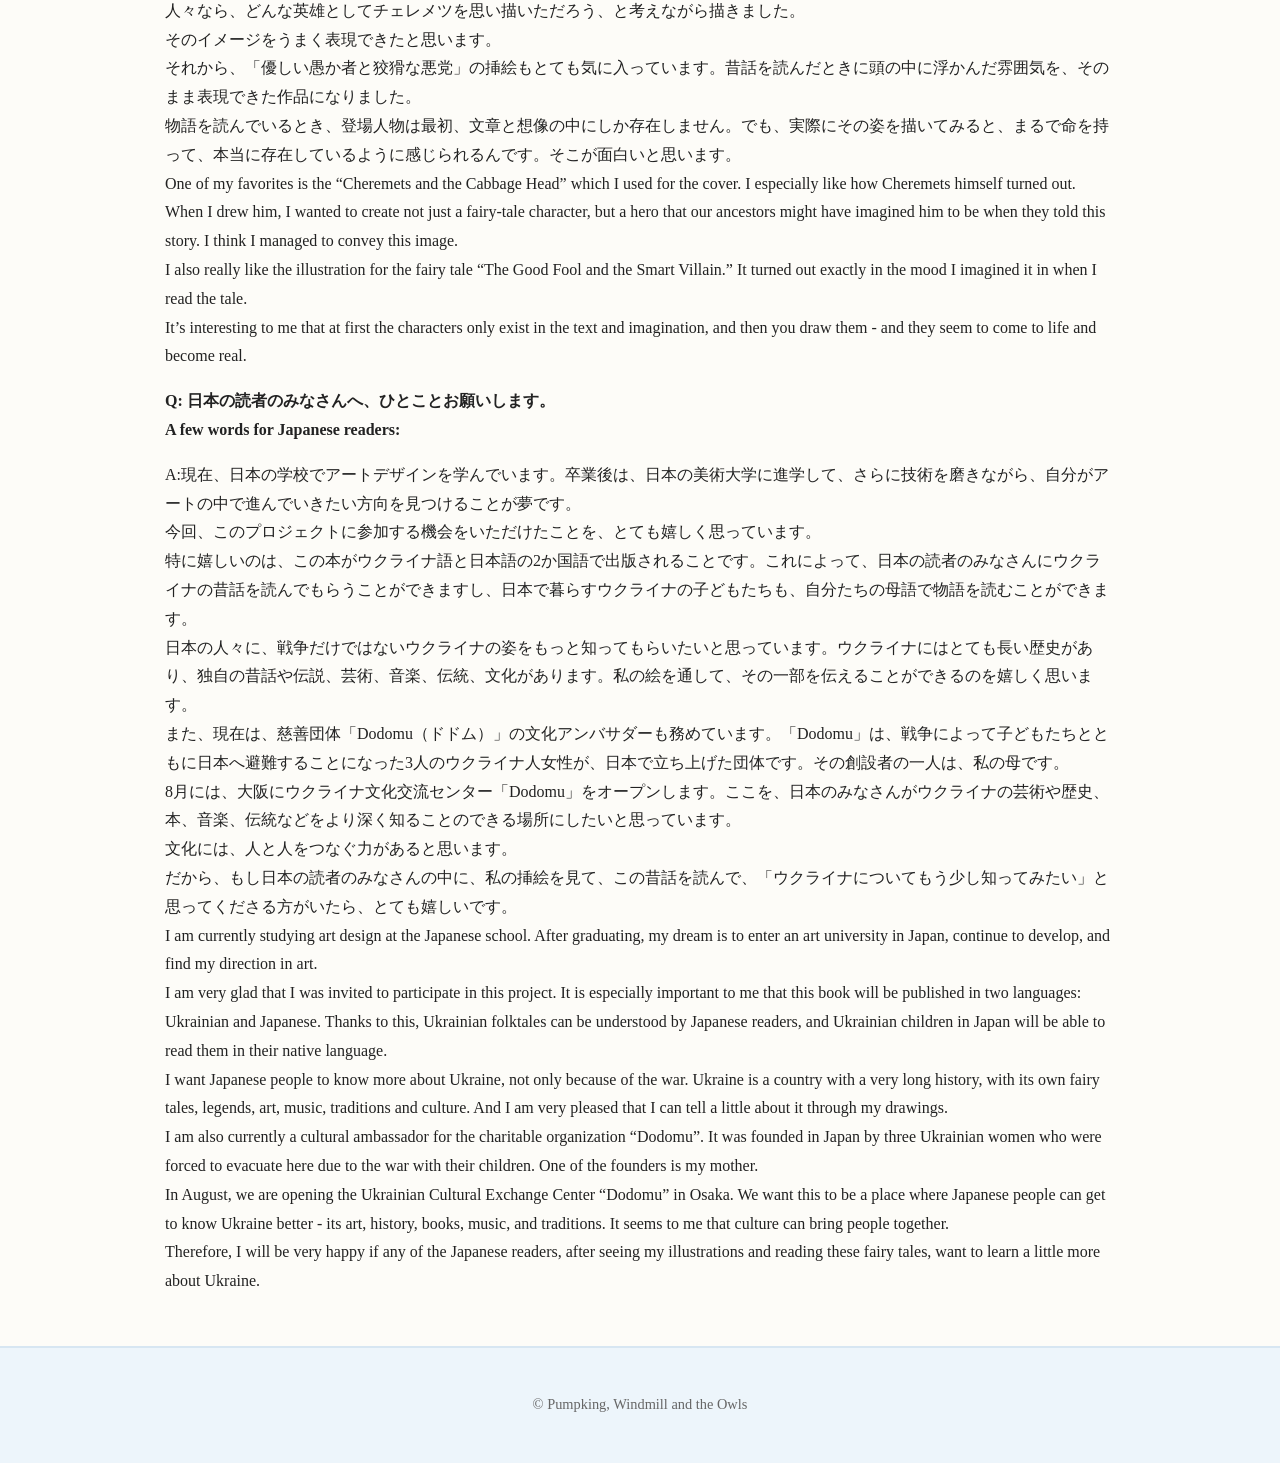
<file: interv.html>
<!DOCTYPE html>
<html lang="en">

<head>

    <meta charset="UTF-8">
    <meta name="viewport" content="width=device-width, initial-scale=1.0">

    <title>Meet the artist</title>

        <link rel="icon" href="favicon.ico">
    <link rel="stylesheet" href="css/style.css">


</head>

<body>

<header>

    <h1>Pumpking, Windmill and the Owls</h1>

    <p class="subtitle">
        Fairytales from the Apostolove Region of Ukraine
    </p>

</header>

<nav>

    <a href="index.html" class="top-link">Home</a>

    <div class="dropdown">
        <button class="dropbtn">Tales & Folklore</button>

        <div class="dropdown-content">
            <a href="about.html">About the Project</a>
            <a href="tales.html">Read the Tales</a>
            <a href="apostolove-history.html">History of Apostolove</a>
            <a href="ukraine-japan.html">Ukraine & Japan</a>
        </div>
    </div>

    <div class="dropdown">
        <button class="dropbtn">Art & Traditions</button>

        <div class="dropdown-content">
            <a href="gallery.html">Gallery</a>
            <a href="artist.html">About the Artist</a>
            <a href="motanka.html">Motanka Dolls</a>
        </div>
    </div>

    <div class="dropdown">
        <button class="dropbtn">Ukrainian Culture</button>

        <div class="dropdown-content">
            <a href="ukrainian-food.html">Ukrainian Food</a>
            <a href="teachers-jp.html">For Japanese Teachers</a>
            <a href="support.html">Support Ukraine</a>
            <a href="contact.html">Contact</a>
        </div>
    </div>

</nav>

<main>

<h2>ここからは、マリヤさんに日本での暮らしと創作についてお話を伺います。</h2>

  <p><strong>
Q:まず、ご自身について少し教えてください。いつ日本に来ましたか？　また、ウクライナではどこに住んでいましたか？
<br>Tell us a little about yourself. When did you come to Japan and where did you live in Ukraine?
</strong></p>

A: ウクライナ出身で、キーウ州にあるフレヴァハという小さな町で育ちました。

<br>2022年5月、ウクライナで戦争が始まった後、母と妹と一緒に日本へ来ました。現在は大阪に住み、日本の学校でアートデザインを学んでいます。

<br>子どもの頃から絵を描くことが大好きで、今ではアートが私の人生の大切な一部になっています。

<br>My name is Maria Derevyanko. I am from from the small town of Hlevakha, which is in the Kyiv region of Ukraine. I came to Japan with my mother and younger sister in May 2022, after the start of the war in Ukraine. I currently live in Osaka and study art design at the Japanese school. I have loved drawing since childhood, and now art has become an important part of my life.


  <p><strong>
Q: 作品を制作するとき、どのような画材を使いますか？　また、影響を受けたアーティストはいますか？

<br>What materials do you use in your work? What artists inspire you?
</strong></p>


A:特に好きなのは、鉛筆やアクリル絵の具、普通のマーカーを使って描くことです。いろいろな画材や技法を試すのが好きなので、作品の雰囲気も一つひとつかなり違います。

<br>粘土を使って立体作品を作るのも大好きです。もともと、自分の手を使って何かを作ることが好きなんです。

<br>インスピレーションをもらうのは、特定のアーティストの作品だけではありません。本や写真、自然、動物などからもよく影響を受けます。何か面白いものや印象的なイメージを目にしたことがきっかけで、突然絵のアイデアが浮かぶこともあります。

<br>今回、ウクライナの昔話の挿絵を制作したときには、「何年も昔の世界は、どんな風に見えていたのだろう」と想像しながら描いていました。

<br>I like to draw with pencils, acrylics, and regular markers the most. I like to try different materials and techniques, so my works can be very different. I also really like sculpting with clay. I generally like creating things with my own hands. I often find inspiration not only in the works of specific artists, but also in books, photographs, nature, animals. Sometimes an idea for a drawing can appear completely unexpectedl, because of some interesting detail or image that I saw. When I worked on the illustrations for Ukrainian folktales, I was imagining how things might have looked like many years ago.


  <p><strong>
Q: 好きなウクライナの昔話や物語はありますか？

<br>What is your favorite Ukrainian folktale or story?
</strong></p>


A: 子どもの頃からたくさん本を読んできたので、いろいろな物語が好きです。

<br>今回の作品集に収録されている昔話の中では、「鉄の釘とチェレメツの死」と「カボチャと一本の針」が特に好きでした。

<br>でも実際には、この本に収録されているどの昔話にも興味を持って取り組みました。どれも独特で、私たちがほかの子ども向けの本で読むような昔話とは、かなり違っています。

<br>そこには、ちょっと変わった登場人物や、子ども向けとは思えない出来事とその理由、少し怖い場面も登場します。その一方で、とても興味深く、奥深く、どこか人を惹きつけるウクライナの文化が感じられます。

<br>こうした物語を通して、現代の世代にはほとんど知られていない、ウクライナの伝統や信仰、神話の一面に触れることができるように思います。昔の人々が世界や自然、善と悪をどのように考えていたのか、何を恐れ、何を信じていたのか。そうしたことが、物語から見えてくるんです。

<br>だからこそ、その世界をどのように挿絵で表現したらいいのかを考えることが、とても面白かったです。

<br>I’ve been reading a lot since childhood, so I love different stories. Among the folktales in this collection, I liked “Iron Nail and the Death of Cheremets” and “Pumpkin and Needle” the most. But in fact, I was interested in working with all the fairy tales in this book. They are unusual and very different from the fairy tales that we are used to reading in other children’s books. These folktales have unusual characters, sometimes depicting adult events and their explanations, slightly scary moments and at the same time a very interesting, deep and almost fascinating Ukrainian culture. It seems to me that these stories return us to that part of Ukrainian traditions, beliefs and myths that the modern generation is almost unaware of. Through them, you can see how our ancestors imagined the world, nature, good and evil, what they were afraid of and what they believed in. That’s why it was interesting to figure out how to convey this world in illustrations.


  <p><strong>
Q: 日本の昔話を知っていますか？　好きなものはありますか？

<br>Do you know any Japanese fairy tales? Do you have a favorite one?
</strong></p>


A: まだ日本の昔話はそれほどたくさん知りません。でも、これまでに読んだ中では、竹の中から赤ちゃんの姿で見つかった月の姫、かぐや姫の物語が一番好きです。

<br>ウクライナと日本の昔話がまったく違っていることも、とても興味深いと感じています。それぞれの物語を通して、異なる国の人々が世界や自然、善と悪をどのように捉えていたのかを見ることができます。

<br>これから、もっと日本の昔話を読んでみたいです。

<br>I don’t know many Japanese fairy tales yet. But of the ones I’ve read, the one I liked the most was the story of Kaguya-hime: a princess from the moon who was found as a baby inside a bamboo stalk. I find it very interesting that Ukrainian and Japanese fairy tales are completely different. Through them, you can see how people in different countries imagined the world, nature, good and evil. I would like to read more Japanese folk tales.


  <p><strong>
Q: 日本に来て、一番驚いたことは何ですか？

<br>What surprised you the most about Japan?
</strong></p>


A: 日本に来たばかりの頃は、まったく違う文化なので、いろいろなことに驚きました。

<br>言葉も、習慣も、祝日やお祭りも、食べ物も、マナーも違います。特に驚いたのは、日常生活の中にたくさんのルールがあること、そして人々がそのルールをとてもきちんと守っていることです。

<br>最初は、日本では英語を話す人がそれほど多くないことも意外でした。そのため、すぐに環境に慣れて、日本語を覚える必要がありました。

<br>でも、日本で一番好きなのは、安心して暮らせるという感覚です。夜遅くに外を歩いていても、安心して過ごせます。何かを落としても、戻ってくる可能性が高いです。それに、道が分からなかったり、何かのやり方が分からなかったりすると、言葉の壁があってお互いになかなか理解できなくても、助けようとしてくれる人が多いです。

<br>When I came to Japan, I was surprised by a lot of things because it’s a completely different culture. Another language, traditions, holidays and festivals, food and rules of conduct. I was surprised by how many rules there are in everyday life and how responsibly people follow them. At first, it was also unexpected that not many people in Japan speak English, so I had to adapt quickly and learn Japanese.

<br>But what I like most is the feeling of safety. You can safely be outside here even late at night. If you lose something, there is a high chance that it will be returned. And when you don’t know where to go or how to do something, people often try to help, even if it is difficult for us to understand each other due to the language barrier.




  <p><strong>
Q: 普段、どのように作品を制作していますか？　どのように描き始めるのでしょうか？　また、制作するときに大切にしている環境や条件はありますか？

<br>Tell us a little about your creative process. How do you start drawing? Are there any conditions that help you work?
</strong></p>


A: 絵を描くときは、オーディオブックや動画を流していることが多いです。何か面白いものを聴きながら、同時に作業するのが好きなんです。

<br>まず、何を描きたいのか、そしてそのイラスト全体をどんな雰囲気にしたいのかを考えます。

<br>そのあとで画材を選びます。これは、そのときの気分や物語そのものによって変わることが多いです。それから、服や小物、植物、家、登場人物など、それぞれの細かい部分を描くために参考資料を探します。

<br>そして、全体のイメージが固まったら、あとは一気に制作に入ります。何時間も夢中になって描いていて、時間が経っていることにまったく気づかないこともあります。

<br>Often when I’m drawing, I turn on an audiobook or a video. I like to listen to something interesting and work at the same time.

<br>Usually, first I think about what exactly I want to draw and what the overall atmosphere of the illustration should be. Then I choose the materials. It often depends on my mood and the story itself. After that I look for references for individual details: clothes, objects, plants, houses or characters.

<br>And once I understand how everything should look, I just dive headfirst into the process. Sometimes I can draw for several hours and not notice the time at all.


  <p><strong>
Q:この本の中で、一番気に入っている挿絵はどれですか？　その理由も教えてください。

<br>Which illustration from this book is your favorite and why?
</strong></p>


A: お気に入りの一つは、「チェレメツとキャベツの玉」の挿絵です。

<br>特に気に入っているのは、チェレメツの姿です。彼を描くときには、単なる昔話の登場人物ではなく、この物語を語っていた昔の人々なら、どんな英雄としてチェレメツを思い描いただろう、と考えながら描きました。

<br>そのイメージをうまく表現できたと思います。

<br>それから、「優しい愚か者と狡猾な悪党」の挿絵もとても気に入っています。昔話を読んだときに頭の中に浮かんだ雰囲気を、そのまま表現できた作品になりました。

<br>物語を読んでいるとき、登場人物は最初、文章と想像の中にしか存在しません。でも、実際にその姿を描いてみると、まるで命を持って、本当に存在しているように感じられるんです。そこが面白いと思います。

<br>One of my favorites is the “Cheremets and the Cabbage Head” which I used for the cover. I especially like how Cheremets himself turned out. When I drew him, I wanted to create not just a fairy-tale character, but a hero that our ancestors might have imagined him to be when they told this story. I think I managed to convey this image.

<br>I also really like the illustration for the fairy tale “The Good Fool and the Smart Villain.” It turned out exactly in the mood I imagined it in when I read the tale.

<br>It’s interesting to me that at first the characters only exist in the text and imagination, and then you draw them - and they seem to come to life and become real.




  <p><strong>
Q: 日本の読者のみなさんへ、ひとことお願いします。

<br>A few words for Japanese readers:
</strong></p>


A:現在、日本の学校でアートデザインを学んでいます。卒業後は、日本の美術大学に進学して、さらに技術を磨きながら、自分がアートの中で進んでいきたい方向を見つけることが夢です。

<br>今回、このプロジェクトに参加する機会をいただけたことを、とても嬉しく思っています。

<br>特に嬉しいのは、この本がウクライナ語と日本語の2か国語で出版されることです。これによって、日本の読者のみなさんにウクライナの昔話を読んでもらうことができますし、日本で暮らすウクライナの子どもたちも、自分たちの母語で物語を読むことができます。

<br>日本の人々に、戦争だけではないウクライナの姿をもっと知ってもらいたいと思っています。ウクライナにはとても長い歴史があり、独自の昔話や伝説、芸術、音楽、伝統、文化があります。私の絵を通して、その一部を伝えることができるのを嬉しく思います。

<br>また、現在は、慈善団体「Dodomu（ドドム）」の文化アンバサダーも務めています。「Dodomu」は、戦争によって子どもたちとともに日本へ避難することになった3人のウクライナ人女性が、日本で立ち上げた団体です。その創設者の一人は、私の母です。

<br>8月には、大阪にウクライナ文化交流センター「Dodomu」をオープンします。ここを、日本のみなさんがウクライナの芸術や歴史、本、音楽、伝統などをより深く知ることのできる場所にしたいと思っています。

<br>文化には、人と人をつなぐ力があると思います。

<br>だから、もし日本の読者のみなさんの中に、私の挿絵を見て、この昔話を読んで、「ウクライナについてもう少し知ってみたい」と思ってくださる方がいたら、とても嬉しいです。 

<br>I am currently studying art design at the Japanese school. After graduating, my dream is to enter an art university in Japan, continue to develop, and find my direction in art.

<br>I am very glad that I was invited to participate in this project. It is especially important to me that this book will be published in two languages: Ukrainian and Japanese. Thanks to this, Ukrainian folktales can be understood by Japanese readers, and Ukrainian children in Japan will be able to read them in their native language.

<br>I want Japanese people to know more about Ukraine, not only because of the war. Ukraine is a country with a very long history, with its own fairy tales, legends, art, music, traditions and culture. And I am very pleased that I can tell a little about it through my drawings.

<br>I am also currently a cultural ambassador for the charitable organization “Dodomu”. It was founded in Japan by three Ukrainian women who were forced to evacuate here due to the war with their children. One of the founders is my mother.

<br>In August, we are opening the Ukrainian Cultural Exchange Center “Dodomu” in Osaka. We want this to be a place where Japanese people can get to know Ukraine better - its art, history, books, music, and traditions. It seems to me that culture can bring people together.

<br>Therefore, I will be very happy if any of the Japanese readers, after seeing my illustrations and reading these fairy tales, want to learn a little more about Ukraine.


</section>




</main>

<footer>

    <p>
        © Pumpking, Windmill and the Owls
    </p>

</footer>

</body>

</html>
</file>
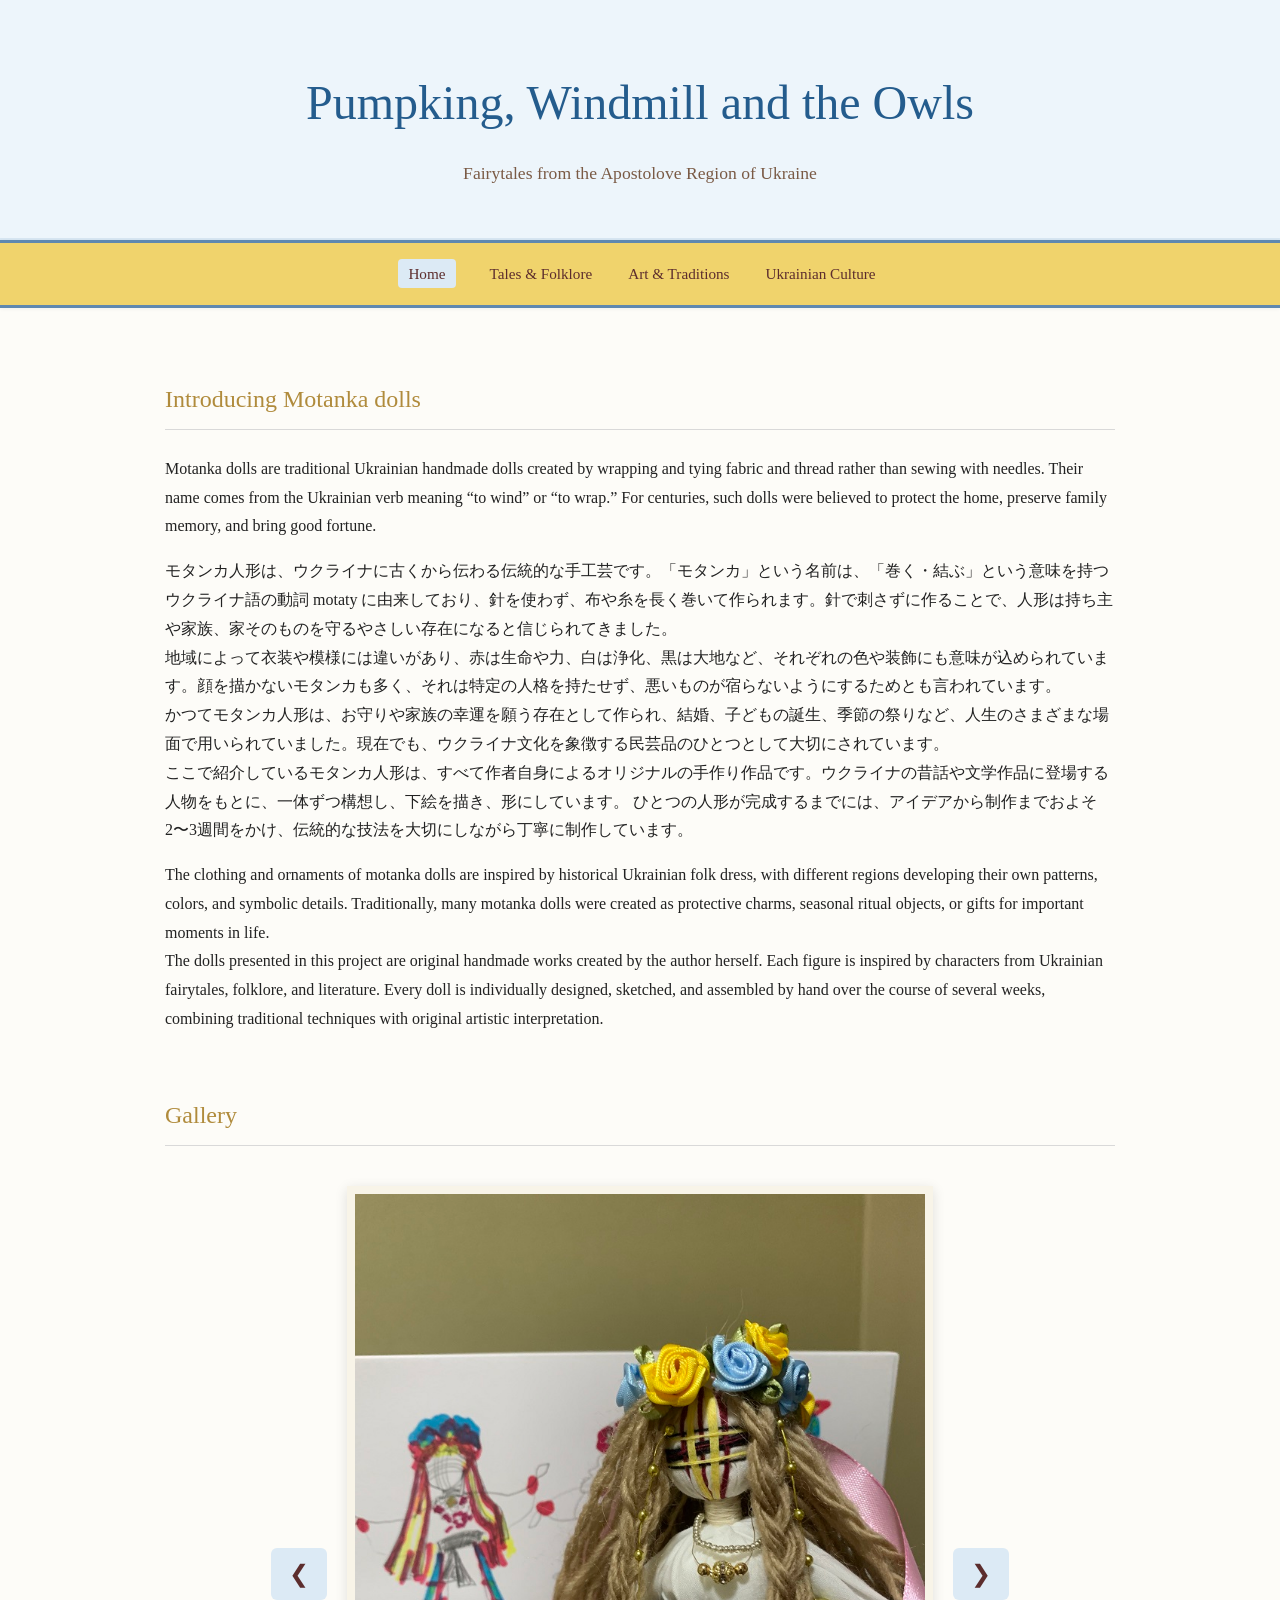
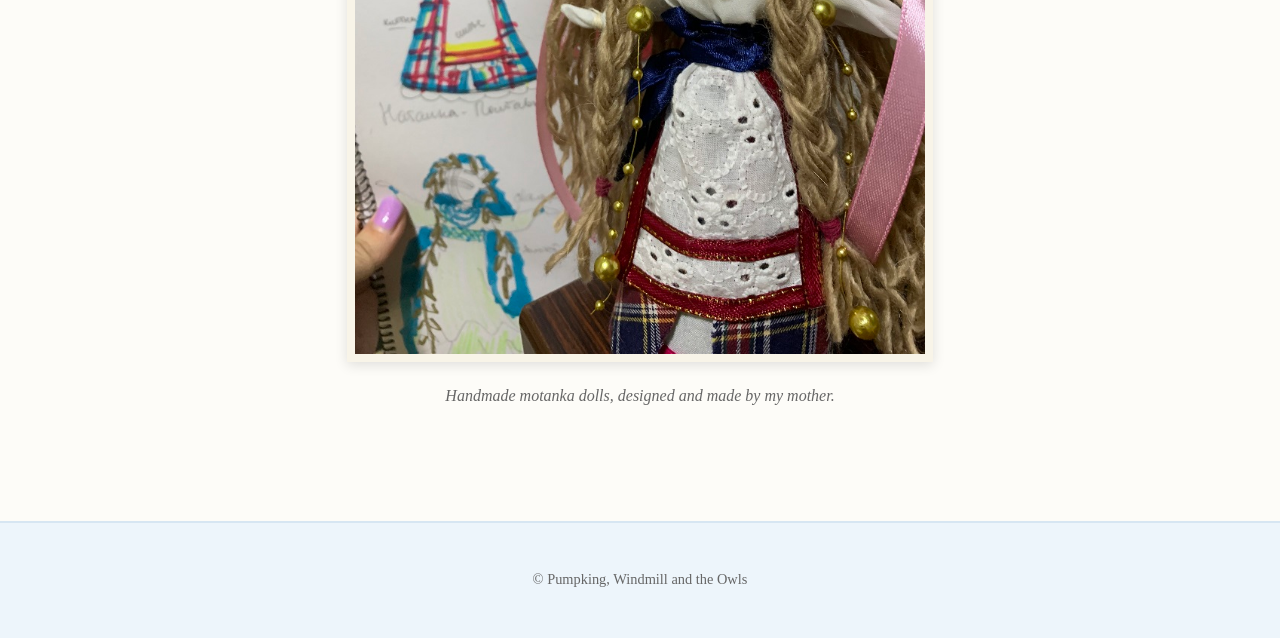
<file: motanka.html>
<!DOCTYPE html>
<html lang="en">

<head>

    <meta charset="UTF-8">
    <meta name="viewport" content="width=device-width, initial-scale=1.0">

    <title>Motanka dolls</title>

        <link rel="icon" href="favicon.ico">
    <link rel="stylesheet" href="css/style.css">


</head>

<body>

<header>

    <h1>Pumpking, Windmill and the Owls</h1>

    <p class="subtitle">
        Fairytales from the Apostolove Region of Ukraine
    </p>

</header>

<nav>

    <a href="index.html" class="top-link">Home</a>

    <div class="dropdown">
        <button class="dropbtn">Tales & Folklore</button>

        <div class="dropdown-content">
            <a href="about.html">About the Project</a>
            <a href="tales.html">Read the Tales</a>
            <a href="apostolove-history.html">History of Apostolove</a>
            <a href="ukraine-japan.html">Ukraine & Japan</a>
        </div>
    </div>

    <div class="dropdown">
        <button class="dropbtn">Art & Traditions</button>

        <div class="dropdown-content">
            <a href="gallery.html">Gallery</a>
            <a href="artist.html">About the Artist</a>
            <a href="motanka.html">Motanka Dolls</a>
        </div>
    </div>

    <div class="dropdown">
        <button class="dropbtn">Ukrainian Culture</button>

        <div class="dropdown-content">
            <a href="ukrainian-food.html">Ukrainian Food</a>
            <a href="teachers-jp.html">For Japanese Teachers</a>
            <a href="support.html">Support Ukraine</a>
            <a href="contact.html">Contact</a>
        </div>
    </div>

</nav>

<main>

    <section>

        <h2>Introducing Motanka dolls</h2>

        <p>
            Motanka dolls are traditional Ukrainian handmade dolls created by wrapping and tying fabric and thread rather than sewing with needles. Their name comes from the Ukrainian verb meaning “to wind” or “to wrap.” For centuries, such dolls were believed to protect the home, preserve family memory, and bring good fortune.

<p>モタンカ人形は、ウクライナに古くから伝わる伝統的な手工芸です。「モタンカ」という名前は、「巻く・結ぶ」という意味を持つウクライナ語の動詞 motaty に由来しており、針を使わず、布や糸を長く巻いて作られます。針で刺さずに作ることで、人形は持ち主や家族、家そのものを守るやさしい存在になると信じられてきました。

<br>地域によって衣装や模様には違いがあり、赤は生命や力、白は浄化、黒は大地など、それぞれの色や装飾にも意味が込められています。顔を描かないモタンカも多く、それは特定の人格を持たせず、悪いものが宿らないようにするためとも言われています。

<br>かつてモタンカ人形は、お守りや家族の幸運を願う存在として作られ、結婚、子どもの誕生、季節の祭りなど、人生のさまざまな場面で用いられていました。現在でも、ウクライナ文化を象徴する民芸品のひとつとして大切にされています。

<br>ここで紹介しているモタンカ人形は、すべて作者自身によるオリジナルの手作り作品です。ウクライナの昔話や文学作品に登場する人物をもとに、一体ずつ構想し、下絵を描き、形にしています。

ひとつの人形が完成するまでには、アイデアから制作までおよそ2〜3週間をかけ、伝統的な技法を大切にしながら丁寧に制作しています。
         <p>   The clothing and ornaments of motanka dolls are inspired by historical Ukrainian folk dress, with different regions developing their own patterns, colors, and symbolic details. Traditionally, many motanka dolls were created as protective charms, seasonal ritual objects, or gifts for important moments in life.

<br>The dolls presented in this project are original handmade works created by the author herself. Each figure is inspired by characters from Ukrainian fairytales, folklore, and literature. Every doll is individually designed, sketched, and assembled by hand over the course of several weeks, combining traditional techniques with original artistic interpretation.
        </p>

    </section>
<section>

<h2>Gallery</h2> 
  
        <div class="gallery-container"> 
            <button class="gallery-button" onclick="previousImage()"> ❮ </button> 
            <img id="gallery-image" src="motanka/motanka01.jpg" alt="Gallery image"> 
            <button class="gallery-button" onclick="nextImage()"> ❯ </button> </div> 
        <p id="gallery-caption">Handmade motanka dolls, designed and made by my mother. </p>

    </section>
</main>
<script>

const images = [

    "motanka/motanka01.jpg",
    "motanka/motanka02.jpg",
"motanka/motanka03.jpg",
"motanka/motanka04.jpg",
"motanka/motanka05.jpg",
"motanka/motanka06.jpg",
"motanka/motanka07.jpg",
"motanka/motanka08.jpg",
"motanka/motanka09.jpg",
"motanka/motanka10.jpg",
"motanka/motanka11.jpg",
"motanka/motanka12.jpg",
"motanka/motanka13.jpg",
"motanka/motanka14.jpg",
"motanka/motanka15.jpg",
"motanka/motanka16.jpg",
"motanka/motanka17.jpg",
"motanka/motanka18.jpg",
"motanka/motanka19.jpg",
"motanka/motanka20.jpg",
"motanka/motanka21.jpg"
];

let currentImage = 0;

function showImage() {

    document.getElementById("gallery-image").src =
        images[currentImage];
}

function nextImage() {

    currentImage++;

    if (currentImage >= images.length) {
        currentImage = 0;
    }

    showImage();
}

function previousImage() {

    currentImage--;

    if (currentImage < 0) {
        currentImage = images.length - 1;
    }

    showImage();
}

</script>
<footer>

    <p>
        © Pumpking, Windmill and the Owls
    </p>

</footer>

</body>

</html>
</file>
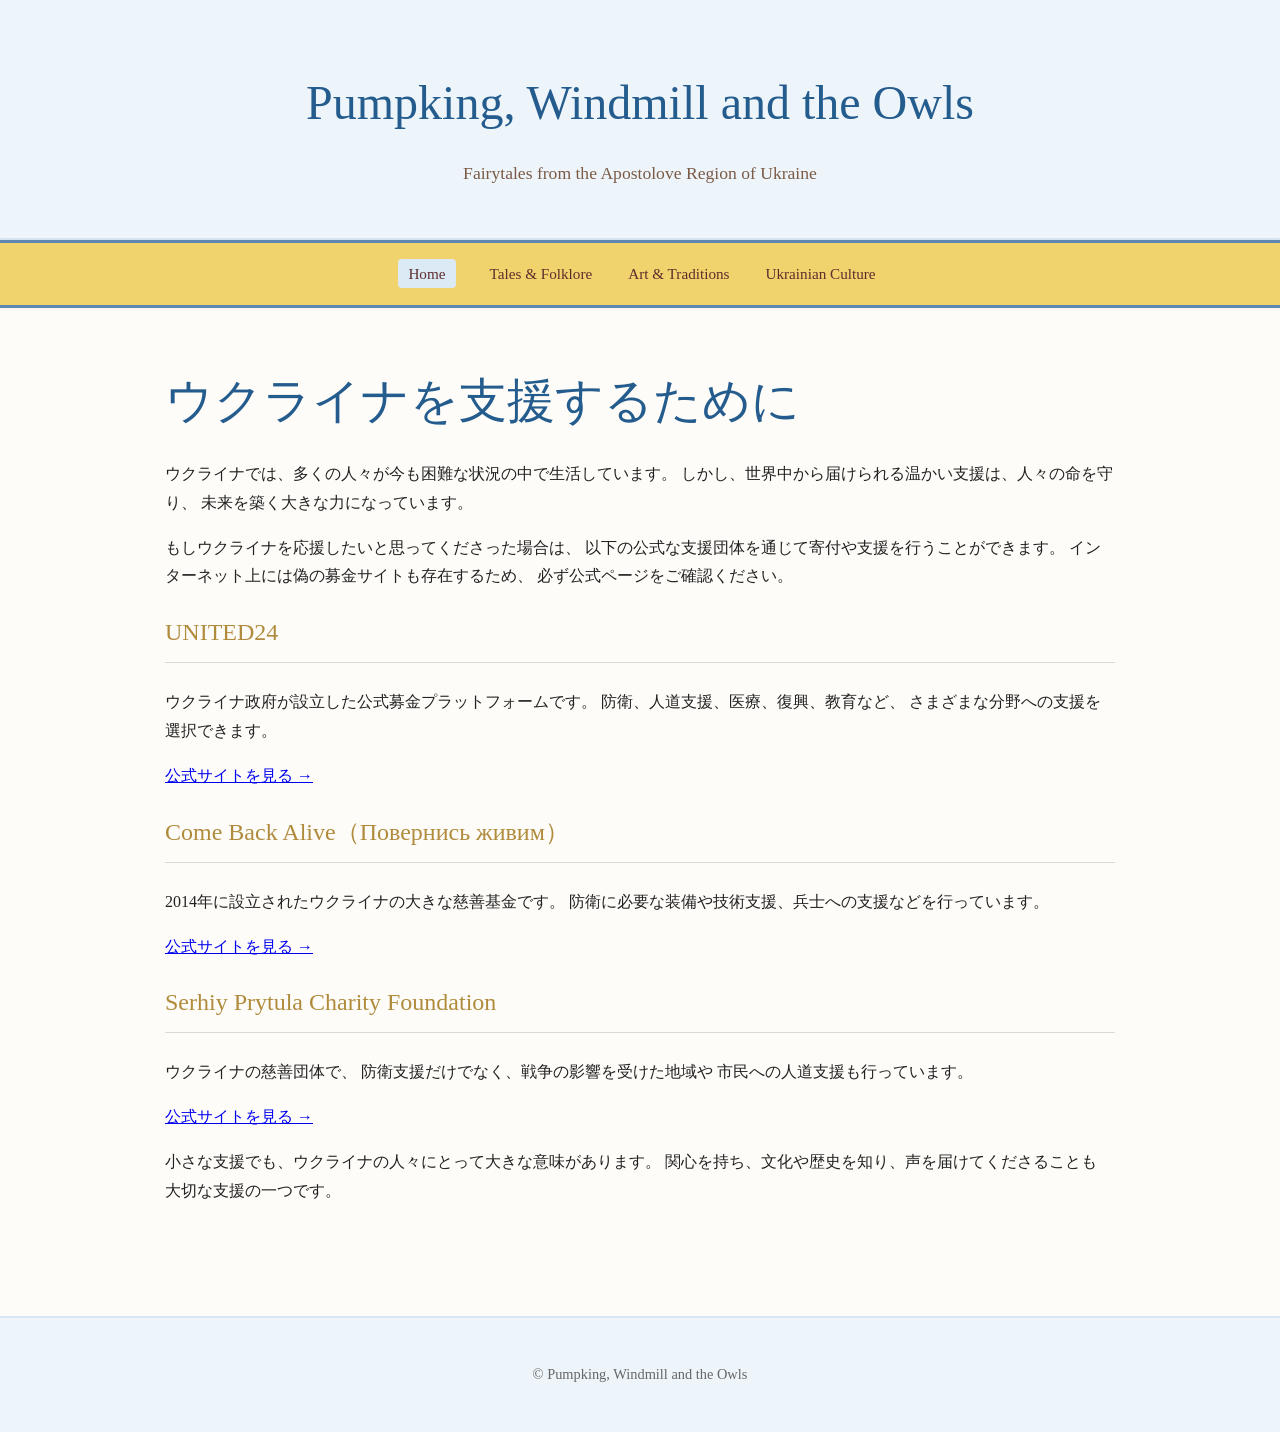
<file: support.html>
<!DOCTYPE html>
<html lang="en">

<head>

    <meta charset="UTF-8">
    <meta name="viewport" content="width=device-width, initial-scale=1.0">

    <title>Support Ukraine</title>

        <link rel="icon" href="favicon.ico">
    <link rel="stylesheet" href="css/style.css">


</head>

<body>

<header>

    <h1>Pumpking, Windmill and the Owls</h1>

    <p class="subtitle">
        Fairytales from the Apostolove Region of Ukraine
    </p>

</header>

<nav>

    <a href="index.html" class="top-link">Home</a>

    <div class="dropdown">
        <button class="dropbtn">Tales & Folklore</button>

        <div class="dropdown-content">
            <a href="about.html">About the Project</a>
            <a href="tales.html">Read the Tales</a>
            <a href="apostolove-history.html">History of Apostolove</a>
            <a href="ukraine-japan.html">Ukraine & Japan</a>
        </div>
    </div>

    <div class="dropdown">
        <button class="dropbtn">Art & Traditions</button>

        <div class="dropdown-content">
            <a href="gallery.html">Gallery</a>
            <a href="artist.html">About the Artist</a>
            <a href="motanka.html">Motanka Dolls</a>
        </div>
    </div>

    <div class="dropdown">
        <button class="dropbtn">Ukrainian Culture</button>

        <div class="dropdown-content">
            <a href="ukrainian-food.html">Ukrainian Food</a>
            <a href="teachers-jp.html">For Japanese Teachers</a>
            <a href="support.html">Support Ukraine</a>
            <a href="contact.html">Contact</a>
        </div>
    </div>

</nav>

<main>

<section class="help-ukraine">


<h1>
ウクライナを支援するために
</h1>


<p>
ウクライナでは、多くの人々が今も困難な状況の中で生活しています。
しかし、世界中から届けられる温かい支援は、人々の命を守り、
未来を築く大きな力になっています。
</p>


<p>
もしウクライナを応援したいと思ってくださった場合は、
以下の公式な支援団体を通じて寄付や支援を行うことができます。
インターネット上には偽の募金サイトも存在するため、
必ず公式ページをご確認ください。
</p>



<div class="charity-list">



<div class="charity-card">

<h2>
UNITED24
</h2>

<p>
ウクライナ政府が設立した公式募金プラットフォームです。
防衛、人道支援、医療、復興、教育など、
さまざまな分野への支援を選択できます。
</p>

<a href="https://u24.gov.ua/" target="_blank">
公式サイトを見る →
</a>

</div>




<div class="charity-card">

<h2>
Come Back Alive（Повернись живим）
</h2>

<p>
2014年に設立されたウクライナの大きな慈善基金です。
防衛に必要な装備や技術支援、兵士への支援などを行っています。
</p>

<a href="https://savelife.in.ua/" target="_blank">
公式サイトを見る →
</a>

</div>




<div class="charity-card">

<h2>
Serhiy Prytula Charity Foundation
</h2>

<p>
ウクライナの慈善団体で、
防衛支援だけでなく、戦争の影響を受けた地域や
市民への人道支援も行っています。
</p>

<a href="https://prytulafoundation.org/" target="_blank">
公式サイトを見る →
</a>

</div>



</div>


<p class="closing">
小さな支援でも、ウクライナの人々にとって大きな意味があります。
関心を持ち、文化や歴史を知り、声を届けてくださることも
大切な支援の一つです。
</p>


</section>

</main>

<footer>

    <p>
        © Pumpking, Windmill and the Owls
    </p>

</footer>

</body>

</html>
</file>
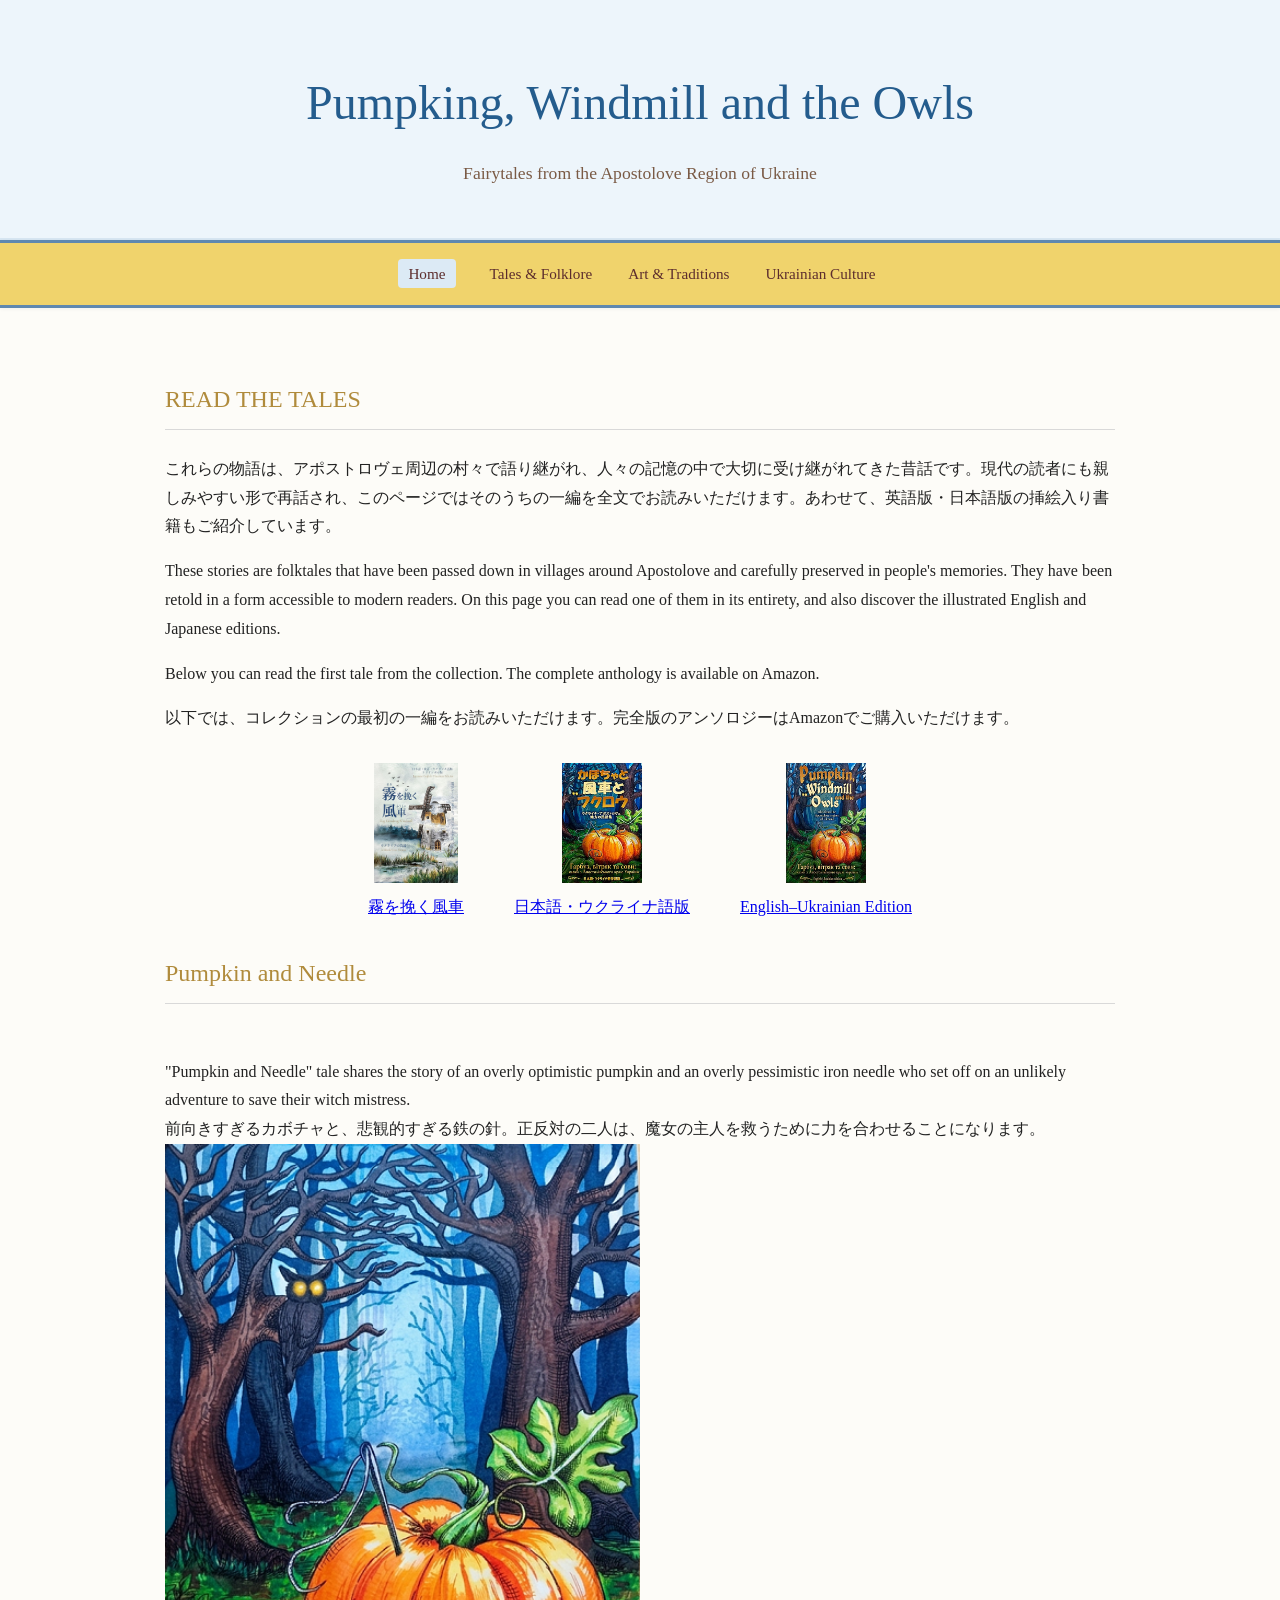
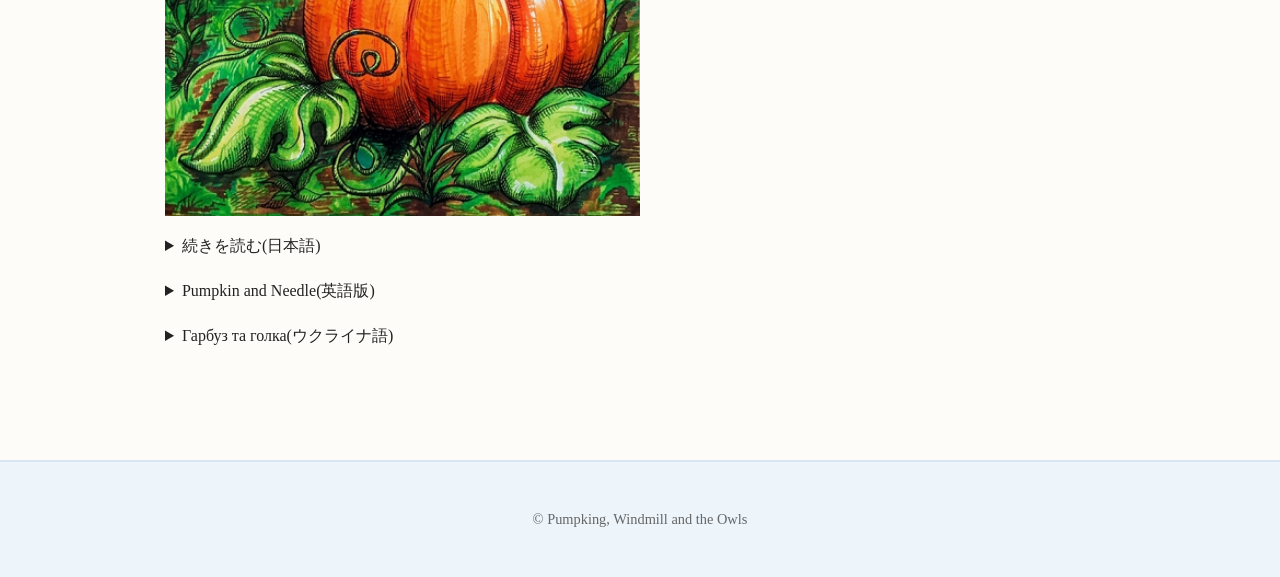
<file: tales.html>
<!DOCTYPE html>
<html lang="en">

<head>

    <meta charset="UTF-8">
    <meta name="viewport" content="width=device-width, initial-scale=1.0">

    <title>Read the tales</title>

        <link rel="icon" href="favicon.ico">
    <link rel="stylesheet" href="css/style.css">


</head>

<body>

<header>

    <h1>Pumpking, Windmill and the Owls</h1>

    <p class="subtitle">
        Fairytales from the Apostolove Region of Ukraine
    </p>

</header>

<nav>

    <a href="index.html" class="top-link">Home</a>

    <div class="dropdown">
        <button class="dropbtn">Tales & Folklore</button>

        <div class="dropdown-content">
            <a href="about.html">About the Project</a>
            <a href="tales.html">Read the Tales</a>
            <a href="apostolove-history.html">History of Apostolove</a>
            <a href="ukraine-japan.html">Ukraine & Japan</a>
        </div>
    </div>

    <div class="dropdown">
        <button class="dropbtn">Art & Traditions</button>

        <div class="dropdown-content">
            <a href="gallery.html">Gallery</a>
            <a href="artist.html">About the Artist</a>
            <a href="motanka.html">Motanka Dolls</a>
        </div>
    </div>

    <div class="dropdown">
        <button class="dropbtn">Ukrainian Culture</button>

        <div class="dropdown-content">
            <a href="ukrainian-food.html">Ukrainian Food</a>
            <a href="teachers-jp.html">For Japanese Teachers</a>
            <a href="support.html">Support Ukraine</a>
            <a href="contact.html">Contact</a>
        </div>
    </div>

</nav>

<main>

    <section>

        <h2>READ THE TALES</h2>

        <p>これらの物語は、アポストロヴェ周辺の村々で語り継がれ、人々の記憶の中で大切に受け継がれてきた昔話です。現代の読者にも親しみやすい形で再話され、このページではそのうちの一編を全文でお読みいただけます。あわせて、英語版・日本語版の挿絵入り書籍もご紹介しています。
          <p> These stories are folktales that have been passed down in villages around Apostolove and carefully preserved in people's memories. They have been retold in a form accessible to modern readers. On this page you can read one of them in its entirety, and also discover the illustrated English and Japanese editions.
            <br> <p>
    Below you can read the first tale from the collection. The complete anthology is available on Amazon.
</p>

<p>
    以下では、コレクションの最初の一編をお読みいただけます。完全版のアンソロジーはAmazonでご購入いただけます。
</p>

<div style="display: flex; justify-content: center; align-items: center; gap: 50px; flex-wrap: wrap; margin: 30px 0;">

    <a href="http://amazon.co.jp/dp/4824404177" style="text-align: center;">
        <img src="assets/amazon3.png"
             alt="霧を挽く風車"
             style="height: 120px; width: auto; display: inline-block;">
        <br>
        霧を挽く風車
    </a>
   <a href="https://www.amazon.co.jp/dp/B0HDQ2CXGK" style="text-align: center;">
        <img src="assets/amazon2.png"
             alt="日本語・ウクライナ語版"
             style="height: 120px; width: auto; display: inline-block;">
        <br>
        日本語・ウクライナ語版
    </a>
    <a href="https://www.amazon.co.jp/dp/B0HDQ3HTJN" style="text-align: center;">
        <img src="assets/amazon1.png"
             alt="English–Ukrainian Edition"
             style="height: 120px; width: auto; display: inline-block;">
        <br>
        English–Ukrainian Edition
    </a>

</div>
               <h2>Pumpkin and Needle</h2>
             <br>   "Pumpkin and Needle" tale shares the story of an overly optimistic pumpkin and an overly pessimistic iron needle who set off on an unlikely adventure to save their witch mistress.
        <br> 前向きすぎるカボチャと、悲観的すぎる鉄の針。正反対の二人は、魔女の主人を救うために力を合わせることになります。
              <div style="text-align: center;">
    <img src="assets/Pumpkin-small.png"
         alt="The Pumpkin"
         style="width:50%; max-width:500px; height:auto;">
</div>
        <p><details>
  <summary>続きを読む(日本語)</summary>
<br> <b> カボチャと一本の針</b>
<br>
<br>
<br>むかしむかし、森のはずれに寄りそう小さな村の、いちばんはずれの小さな家に、ソロミヤという若くて美しい女が住んでいました。
<br>彼女の髪は夜のように長く黒く、目は星のように輝いていました。そして人々には、夏のそよ風のようにやさしい声であいさつをしていました。ソロミヤは本物の魔女でしたが、だれも彼女を恐れてはいませんでした。むしろ、そのやさしさと腕前ゆえに、みんなから尊敬されていました。遠くの村からも人々が訪ねてきました。薬になる草を求める者、助言を求める者、そして恋のお守りを願う者もいました――もっとも、なんのためのお守りかを口に出す者はいませんでしたが。
<br>ソロミヤの家には、不思議なものがたくさんありました。梁の下には、香りのよい草が吊るされていて、それは眠りを誘ったり、どんな病でも癒したりすることができました。机の上には、彼女が赤や黄や青の糸で刺繍を始めたルシュニク¹が置かれていました。それは人の運命をよい方へと織り変えるものでしたが、まだ完成していませんでした。かまどの中では、いつもお腹を空かせた火の精が燃えていて、ソロミヤの薬を休むことなく煮たり蒸したりしていました。
<br>そしてベンチの下には、大きくて丸々としたカボチャが転がっていました。陽気で、とてもおしゃべりなカボチャでした。
<br>「いやあ、ぼくがどれだけ運がいいか、きっと想像もつかないだろうね！」
<br>カボチャは、家の中の道具たちによくそう話していました。
<br>「ぼくがまだ若かったころ、ソロミヤに九回も結婚を申し込みに行ったんだ。でもそのたびに、カボチャを渡されてね²！それでぼくは言ったんだ、『そのうちカボチャもなくなってしまうさ！』ってね。だから十回目は秋じゃなくて、二月に行ったんだよ。そしたら本当に、カボチャがなかったんだ！彼女は笑って――ぼくをカボチャに変えたのさ！」
<br>ここまで話すと、カボチャは大声で笑いました。
<br>「うそつき！」　
<br>家のなかで一番の正直者だと知られている水差したちが腹を立てて言いました。
<br>「最初は弟子にしてくれって頼んだのに、すぐ追い返されたくせに。そのあとで求婚しに来たけど、信じてもらえなかったんだよ！『もう一度来たらカエルにしてやる』って言われたじゃない！」
<br>「それでも、ぼくは運がよかったんじゃないかい？」
<br>カボチャは楽しそうに言いました。
<br>「カエルなんて冷たくて気味が悪いし、だれにも好かれない。でも見てごらん、この立派なぼくを！」
<br>「それはね、カエルは生き物だから、家の中を飛び回ってしまうでしょう？」
<br>そう答えたのは、鋼の針でした。
<br>「でもあなたは――ただそこにいるだけ。あの人は、もうあなたを見るのもいやになったのよ。わたしたちも同じだけどね、この話にはもううんざりよ…」
<br>ソロミヤは刺繍の手をとめ、その針をなくさないようにカボチャに刺しました。そしてもちろん、そのこともすぐに忘れてしまいました。それからというもの、この二人はずっと一緒に暮らすことになりましたが、あまりにも違いすぎて、何一つ意見が合うことはありませんでした。
<br>「あなたはもともと人間だったのに、魔女の言いつけに背いたせいでカボチャになってしまったのよ…なんて哀れな運命でしょう」
<br>針はため息をつきました。彼女はいつでも、何にでも悪いところばかり見ていました。
<br>「ははは！でも今はあたたかいし、働かなくてもいいんだ！」
<br>カボチャは明るく答えました。
<br>「それに、もし魔法が解けて人間に戻れたら、弟子にしてもらえる約束なんだ。こんなに運がいいこと、あるかい！」
<br>こうして二人は、毎日のように言い合いをしていました。どんなことについても、意見が合うことはありませんでした。
<br>雨が降れば、カボチャは言います。
<br>「ははは、いい天気だね！涼しくて、作物にはぴったりだ！」
<br>すると針は言います。
<br>「もうおしまいよ…こんな天気じゃ、わたしはさびてしまうし、あなたもカビだらけになるわ！」
<br>晴れの日には、カボチャは喜びます。
<br>「ああ、あたたかい！明るい！空もこんなに青い！なんて幸運なんだろう！」
<br>すると針は嘆きます。
<br>「ああ…これで終わりよ。熱でわたしは鈍くなるし、あなたは干からびてしまうわ…」
<br>こうして日々は過ぎていきました。危険が忍び寄り、暗い時代が訪れていたにもかかわらず、この不思議な家の住人たちは、そのことを何も知りませんでした。
<br>ところがある日、ソロミヤは用事で出かけたまま、夕方になっても帰ってきませんでした。
<br>翌朝になっても、まだ戻りません。
<br>さらにもう一日が過ぎると、村のはずれの家に住む者たちは、少しずつ不安になりはじめました。
<br>「今まで一度もなかったのになあ。」
<br>かまどの中で弱まりつつあった火の精が、嘆くように言いました。
<br>「一晩出かけても、必ず朝には戻ってきたのに。あの人はわたしをとても大切にしてくれた…わたしは彼女のお気に入りだったのに…」
<br>「ご主人さまに何かあったに違いない」
<br>窓の外から、年老いたプガーチ³が言いました。
<br>「敵のモスクワ兵4たちが村に来たと聞いた。おまえたちの家の戸も叩いたが、ご主人さまは開けなかったそうだ…」
<br>もちろん、針も口を開きました。
<br>「もうおしまいよ！ ソロミヤは二度と戻ってこない！ なんて恐ろしいの…わたしたちはこの空っぽの家に、永遠に閉じ込められてしまうんだわ。もう人間の顔を見ることも、人間の声を聞くこともないのよ…」
<br>「探しに行こう」
<br>やがてカボチャが言いました。
<br>「ソロミヤを見つけるんだ。そうすれば、またすべてうまくいくさ」
<br>「探しに行く？ 外へ出る？ だめだ、だめだ！ 行ってはいけない！ ソロミヤが禁じたんだ！」
<br>鍋ややかんや椅子たちが、いっせいに叫びました。
<br>その通りでした。この小さな家にいる魔法にかけられたものや生きものたちは、みなソロミヤの言いつけにしっかり縛られていたのです。だれひとり、自分の意思で外へ出ようなどとは思いもしませんでした。
<br>――ただ一つを除いては。
<br>「ははは！ここがぼくの運のいいところさ。だって、ぼくには何も禁じられていないからね！」
<br>カボチャはうれしそうに言いました。
<br>「それはあなたが、ちっぽけな存在だからよ。」
<br>針はため息をつきました。
<br>ソロミヤはこれまで何度も、カボチャのおしゃべりにうんざりして外へ出そうとしましたが、それでもカボチャは、いつのまにかまたベンチの下へ戻ってきてしまうのでした。
<br>けれどこのとき、カボチャは決心しました。そして、ゆっくりと転がり出したのです。
<br>「ちょっと、何をするつもりなの！」
<br>針はおびえて震えながら叫びました。
<br>「見ればわかるだろう？」
<br>カボチャは元気よく答えました。
<br>「ソロミヤを探しに行くんだよ。いっしょに来る？」
<br>「行くって、どこへ？ 気でもおかしくなったの？」
<br>針はさらに大きな声で叫びました。
<br>「森で死にたいなら勝手にしなさい。でもわたしはいやよ！ それに、外へ出るのは禁止されているの！」
<br>針は必死に抜け出そうとしましたが、ソロミヤはカボチャに深く刺していたため、びくともしませんでした。
<br>「大丈夫、大丈夫さ、小針。きみは外へ出るんじゃない。ぼくの上に乗っているだけさ」
<br>カボチャは楽しそうに言いました。
<br>「さあ、しっかりつかまって。きっとすごい冒険になるよ！」
<br>「大惨事になるに決まってるわ！」
<br>針は叫びましたが、カボチャは止まりませんでした。戸口まで転がっていき、ぴょんぴょんと跳ねました。
<br>「おーい、扉、開けておくれ！」
<br>「開いて！ 開いて！」
<br>家の中の者たちも声をそろえました。
<br>「だめ！ 開けてはだめ！」
<br>針は叫びました。
<br>「ここにいれば安全なの！ 外には不運と死しかないのよ！」
<br>扉はしばらく中の声に耳をすませていましたが、やがて、ぎい…と音を立ててゆっくり開きました。まるでこう言っているかのように。
<br>――幸運を…見つけて…ご主人さまを助けて…
<br>「ははは！ 運ならいくらだってあるさ！」
<br>カボチャは元気に叫びました。
<br>「みんな、留守を頼んだよ！」
<br>そう言い残して、楽しげに道へ転がり出ていきました。
<br>さて、針はどうなったでしょうか。
<br>カボチャに深く刺さったまま、いっしょに外へ出てしまいました。そしてもちろん、不安そうに言い続けます。
<br>「ああ、きっと悪いことになるわ…きっと彼女は見つからない…見つかったとしても、もう遅いわ…わたしたち、生きて帰れない…」
<br>針は嘆き、カボチャは笑いながら、二人は森へとたどり着きました。
<br>森の中では、しばらく道に迷い、動物たちに道をたずね、古い木々のささやきを聞きました。
<br>やがて二人は、ひらけた場所に出ました。そこでは敵のモスクワ兵たち4が、まるで自分の家のようにふるまっていました。
<br>そして――そこに、主人のソロミヤの姿もありました。
<br>彼女は木に縛りつけられ、鉄の鎖でつながれていたのです。
<br>「ああ、なんてこと…！」
<br>針は泣き出しました。
<br>「手も縛られて、口もふさがれて…これじゃ魔法も使えない…かわいそうなご主人さま…きっと殺されてしまう…そうしたら、わたしたちも…」
<br>「いや、違うよ」
<br>カボチャは言いました。
<br>「ぼくたちはまだ何て運がいいんだろう！ご主人さまは生きているじゃないか！ あとは鎖を外せばいいだけだ。そのあとは、ご主人さまがなんとかしてくれるよ！」
<br>「でも、どうやって外すの？」
<br>針は言いました。
<br>「わたしは鋼でできているけど、小さな針にすぎないし、あなたはやわらかいカボチャよ。わたしたちに何ができるっていうの？ 何もできないわ…」
<br>「まあ見ていなよ、小針」
<br>カボチャは言いました。
<br>「ぼくはぼくにできることをやるさ！」
<br>そう言うと、カボチャはひらけた場所へ転がり出ました。
<br>「おい、そこのモスクワ兵ども！ みんなここで破裂してしまえ！」
<br>大声で叫びます。
<br>「地獄の悪魔たちがおまえたちを探しているぞ！ 見つからないから、ぼくが教えてやる！ おーい、悪魔たち、こいつらはここだ！」
<br>兵士たちはあわてて武器をつかみ、カボチャを追いかけました。
<br>けれどカボチャはすばやく転がり、ぴょんぴょん跳ねながら、さらに大声で叫びます。
<br>「捕まえろ！ 連れていけ！ 地獄へ引きずりこめ！ 小さな悪魔でさえだれかに愛されるのに、おまえたちは違う！ 家で待っている者なんて、だれもいないぞ！」
<br>やがて、一人の兵士がカボチャに追いつき、思いきり蹴りつけました。
<br>熟したカボチャは、ぱん、と割れて、ばらばらに飛び散りました。
<br>最後にひとこと叫ぶのがやっとでした。
<br>「ぼくの中身で滑ってしまえ！」
<br>針は「だから言ったのに」と言う間もなく、草の上に落ちました。
<br>そのとたん、一人の兵士がカボチャの種とぬめりに足を取られて滑り、顔から地面へ倒れ込みました――ちょうど針のそばへ。
<br>さて、針はどうするのでしょうか。
<br>針は一瞬すくみましたが、やがて勇気をふりしぼり、ぴょんと跳び上がると、力いっぱい兵士の目を突きました。
<br>兵士は痛みに叫び声をあげ、その場でのた打ち回りました。
<br>はじめ、カボチャとの旅がうまくいくはずがないと思っていた針は、この日こそ自分の人生でいちばん不幸な日だと思っていました。けれど、砕け散ったカボチャを見たとき――胸の奥から、強い怒りがわきあがってきたのです。
<br>こんなにも怒ったことは、これまで一度もありませんでした。カボチャにからかわれていたときでさえ、こんな気持ちにはならなかったのです。
<br>復讐したい――その思いが、針の中に燃え上がりました。
<br>そして針は、自分がまだ鋭いままであることを、うれしく思いました。
<br>いつも悪いことを考え、疑い、用心し、人に注意してきた――その積み重ねが、彼女の先を鈍らせなかったのです。
<br>針は大胆に、軽やかに、ひらけた場所を跳ね回りはじめました。そして兵士たちを、腹に、足に、顔にと、次々に突き刺していきます。
<br>兵士たちは大混乱におちいりました。目の前にはだれもいないのに、ただ鋭い痛みだけが襲ってくるのです。
<br>さあ、大騒ぎです。
<br>兵士たちは見えない相手に向かって腕を振り回し、殴り、蹴り、転げ回り、跳ねまわりましたが、針には触れることもできず、ただ互いを打ち合うばかりでした。
<br>木に縛られたまま、ソロミヤは笑いはじめました。
<br>その笑い声が大きくなるほど、兵士たちの恐れも深くなり、ついには悲鳴をあげて四方へ逃げ出しました。
<br>針はするりとソロミヤの鎖の鍵穴に入りこみました。
<br>かちり、と音がして、錠が外れます。鎖は地面へ落ちました。
<br>ソロミヤは地に足をつけ、手をひと振りしました。すると鎖は蛇のようにうねりながら、森の奥へと消えていきました。
<br>その足元から、黒い霧が立ちのぼります。
<br>空はたちまち暗くなり、あたりのすべてが息をひそめたかのように静まり返りました。その怒りを感じ取ったかのように、遠くの村では犬たちが遠吠えし、人々はざわめきました。
<br>霧は森の中を這うように広がり、地面をかすめたところには、底の見えないぬかるみが生まれました。兵士たちは次々とそこに沈んでいきます。
<br>逃げのびた者もいましたが、霧はすぐに追いつき、まとわりつき、のみこんでしまいました。あとには白い骨だけが残り、地に落ちました。
<br>森は叫び声と呪いと恐怖で満ちました――
<br>けれど、やがてすべては静まり返りました。
<br>霧は消え、ぬかるみも消え去りました。鳥たちはまた、いつものようにさえずりはじめます。
<br>ただひとつ、小さな、きらりと光る鋼の針の、かすかな泣き声だけが残っていました。
<br>針はこれまでにないほどの悲しみを感じていました。目の前には、ばらばらになったカボチャのかけらが散らばっています。
<br>彼が生きていたころは、いつも言い合いばかりしていた二人でしたが、今はどうしようもなく悲しかったのです。
<br>ソロミヤはそっと近づき、針を手に取りました。
<br>「もう大丈夫よ。泣かないで、小針」と、やさしく言いました。
<br>「あなたはわたしを助けてくれた。そのお礼をしなくてはね。人間になりたい？」
<br>それは、とても大きな褒美でした。魔女がそのような変化を起こせるのは、一生に一度きりなのです。
<br>木々でさえ、ざわめき、驚いたようにささやきました。
<br>けれど針は、泣きやみませんでした。
<br>「わたしじゃなくて、カボチャをほめてあげて…！」
<br>針は言いました。
<br>「あの子が、あなたを助けに行ったのよ。わたしは鋼でできているのに、何もかもが怖かった。でもあの子は…一撃で砕けてしまったのに、少しも怖がらなかった…」
<br>「それは、あの子がおばかさんだったからよ」
<br>ソロミヤは言いました。
<br>「ときには恐れることも必要なの。相手が強いときはなおさらね。――それは、わたしも忘れてはいけないこと。いまは暗い時代なのだから」
<br>「そうかもしれない…でも…」
<br>針は言いました。
<br>「あの子がいなかったら、わたしは家から出られなかった。ここに来ていても、きっと隠れていたわ。だから、あなたを助けたのはわたしじゃない。カボチャなの…見て…こんなになってしまって…」
<br>「このカボチャには、このカボチャの時が来ていたのよ」
<br>ソロミヤは静かにほほえみました。
<br>「でも大丈夫。あの子にはまだ道がある。あの子はいつも、よいことだけを信じていたから」
<br>少し考えてから、こう続けました。
<br>「いいでしょう。わたしの力を、少し分けてあげる。でもその代わり――あなたを人間にする力は残らないわ」
<br>「かまわないわ！」
<br>針はすぐに答えました。
<br>「わたしは人間になりたくない。今はまだ。それに、あなたの刺繍も終わっていないでしょう？ わたしみたいに鋭い針、ほかにいないもの」
<br>それを聞いて、ソロミヤは笑いました。
<br>そしてしゃがみこみ、地面に手を触れました。
<br>ソロミヤはじっと動きません。
<br>時間が流れていきます。
<br>やがて、空が明るくなり、太陽がのぼりました。
<br>そのとき――ソロミヤの指先から、まばゆい光がほとばしりました。
<br>光はあたり一面を満たし、カボチャのかけらすべてを包みこみます。
<br>針はまばたきをしました。
<br>そして目を開けると――そこには、一人の背の高い人影が立っていました。
<br>「カボチャ…あなたなの？」
<br>針はうれしそうに叫びました。
<br>けれど、ふと気づいて、目を細めます。
<br>「……カボチャ？」
<br>その姿は背が高く、肩も広く――けれど、まぎれもなく女の姿でした。
<br>かつてソロミヤに求婚していた若者は、立派な口ひげをたくわえた、たくましい男でした。
<br>けれど今は、やわらかなあご――ひげの跡など微塵もない――、赤くほほえむくちびる、そして赤褐色の髪が長く編み込まれていました。
<br>「さて……どうしてこうなったのかしら？」
<br>ソロミヤは首をかしげましたが、その目は楽しそうに笑っていました。
<br>「かけらが多すぎて、元どおりには戻らなかったのね。少し混ざってしまったのかも。――どうしましょう？」
<br>けれど、カボチャの娘は、からりと笑いました。
<br>「ははは！ どうするって？ わたしはわたしよ！」
<br>「手もある、足もある、ちゃんとそろってる。それで十分じゃない！」
<br>「それにソロミヤ、言ってたでしょう？ 魔法が解けて人間になれたら、弟子にしてくれるって！ 約束よね？ 魔法、教えてちょうだい。あとは自分でなんとかするから！」
<br>「何を言っているの、これは一大事なのよ！」
<br>針は叫びました。
<br>「もう、どうしようもないわね！」
<br>けれどその声には、どこかほっとした響きがありました。
<br>ソロミヤはため息をつきました。
<br>「まだあなたに、わたしの魔法は早いわ」
<br>そう言いました。
<br>「自分を信じるのはいいこと。でも、ときには少し疑うことも必要よ」
<br>カボチャの娘は、荒れた地面と、残された武器を見つめて、静かに言いました。
<br>「わたしは疑うのは苦手だわ。でも……ときどきは立ち止まって考えないとね」
<br>「いつも前だけ見て走っていたら、まわりに気づかずに自分の運命を通りすぎてしまうかもしれないもの」
<br>ソロミヤは微笑み、何も言いませんでした。
<br>ただ、それ以上は否定しませんでした。
<br>「さあ、帰りましょう」
<br>針がやさしく言いました。
<br>「ご主人さま、あなたにもきっと手助けは役に立つはずです。刺繍だって、そろそろ終わらせないと」
<br>「三人なら、きっと早く仕上がりますし、運命だって切り開けます」
<br>
<br>注釈
<br>
<br>1．ルシュニク（Rushnyk）
<br>ウクライナの伝統的な刺繍布で、運命や守りと深く結びついています。儀式や大切な場面で使われる。
<br>
<br>2．カボチャを渡す（求婚の断り）
<br>ウクライナの風習では、求婚を断るときにカボチャを渡すことがある。「カボチャをもらう」は断られることを意味する。
<br>
<br>3． プガーチ（Pugach）
<br>大型のフクロウ（ワシミミズクの一種）で、民話ではしばしば不吉さや神秘と結びついている。
<br>
<br>4． モスクワ兵（Moscovites）
<br>ウクライナの民話などで使われる、敵としてのロシアの兵士を指す呼び名。
<br>
</details>

<p><details>
  <summary>Pumpkin and Needle(英語版)</summary>
<br>
<br>Long, long ago, in the farthest hut of a small village nestled at the edge of the forest, there lived a young and beautiful woman named Solomiya. Her hair was long and dark as the night, her eyes shone like stars, and she greeted all who came to her with a voice as gentle as a summer breeze. Solomiya was a true witch—yet no one feared her. On the contrary, all respected her for her kindness and her skill. Even from distant villages people would come: some for healing herbs, some for counsel, and some for love charms—though, of course, none would ever admit to that.
<br>There were many wondrous things in Solomiya’s house. Beneath the rafters hung fragrant herbs on iron hooks, herbs that could lull one to sleep or cure any ailment. Upon the table lay an embroidered rushnyk cloth¹, which she had once begun to stitch with red, yellow, and blue threads, shaping human fates for the better—yet never finished. And in the stove burned the ever-hungry Fire Spirit, ceaselessly brewing and steaming Solomiya’s potions.
<br>And beneath the bench lay a great round-bellied Pumpkin. He was of a merry disposition and exceedingly talkative.
<br>“You cannot imagine how fortunate I am!” he would often declare to the household. “When I was a young man, I went to Solomiya nine times to ask her to marry me—and each time she gave me a pumpkin2! Then I said: ‘One day you will run out of pumpkins!’ So the tenth time I came not in autumn, but in February. And indeed, she had none left! She laughed—and turned me into a Pumpkin!”
<br>At this point he would burst into loud laughter.
<br>“Liar!” cried the Pitchers—for, as everyone knew, they were the most truthful in the house. “First you begged her to take you as an apprentice, and she sent you away at once. Only then did you come asking to marry her, and she did not believe you! She said that if she saw you again, she would turn you into a frog!”
<br>“And was I not fortunate, then? Hm?” the Pumpkin replied cheerfully. “Frogs are cold and ugly, and no one cares for them—but look what a fine fellow I’ve become!”
<br>“That is because a frog is a living creature—it would be hopping about the house for all to see,” answered the steel Needle. “But you—she simply could not bear the sight of you any longer, you had wearied her so. As, I might add, you have wearied all of us with this tale…”
<br>When Solomiya set aside her embroidery, she stuck the Needle into the Pumpkin, so as not to lose it—and, of course, forgot about it as well. From that time on, the two remained always together, and were so unlike one another that they never agreed on anything at all.
<br>“You were once a man, but you disobeyed the witch, and so you became a Pumpkin… What a dreadful fate,” sighed the Needle, who saw only the worst in everything.
<br>“Ha-ha-ha! And yet now I am warm, and need not work at all!” replied the Pumpkin, who saw only the best. “And if I should ever learn how to break the spell, she has promised to take me as her apprentice. Now that is what I call good fortune!”
<br>So they went on, day after day, never once agreeing on anything. If rain fell outside, the Pumpkin would say:
<br>“Ha-ha-ha! What fine weather this is! See how cool it is—splendid for the harvest!”
<br>And the Needle would answer:
<br>“Well then, this is the end of me! Rust will eat me away in such weather—and you, Pumpkin, will be taken by mold!”
<br>If the sun shone bright, the Pumpkin rejoiced:
<br>“How warm, how bright! And a blue sky! What a fortune! What more could one wish for?”
<br>And the Needle would lament:
<br>“Oh dear, this is the end—I shall grow dull from the heat, and you will shrivel away…”
<br>Thus life went on. And though danger gathered and dark times had come, the inhabitants of the enchanted hut knew nothing of it.
<br>But one day Solomiya went out and did not return by evening. Nor was she there in the morning. Another day passed, and little by little all who dwelt in the hut at the edge of the village began to grow uneasy.
<br>“Such a thing has never happened,” lamented the hungry Fire Spirit, now dying down in the stove. “If she left for the night, she always returned by morning. She cared for me so well—I was her favorite.”
<br>“Something must have befallen the mistress,” said the old Pugach owl³ from beyond the window. “I heard a troop of enemy Moscovites came through the village. They knocked at your door as well—but the mistress did not open.”
<br>And of course, the Needle spoke:
<br>“All is lost! Solomiya will never return to us! What a horror! We shall remain forever shut in this empty house. Never again shall we see a human face, nor hear a human voice…”
<br>“We must go and find her,” said the Pumpkin at last. “We will find Solomiya—and all will be well again.”
<br>“Search? Leave? We cannot! We must not! She forbade it!” cried the Pots, the Pitchers, and the Stools.
<br>And indeed, all the magical things and creatures in that little house were bound by Solomiya’s command. None of them so much as dreamed of stepping beyond the threshold of their own will.
<br>None, except…
<br>“Ha-ha-ha! Now this is where fortune favored me—no one ever forbade me anything!” the Pumpkin rejoiced.
<br>“That is only because you are quite worthless,” sighed the Needle.
<br>More than once had Solomiya tried to set the Pumpkin out in the yard when his chatter wearied her, yet somehow he always found his way back beneath the bench.
<br>This time, however, he made up his mind—and slowly began to roll away.
<br>“Hey, what are you about?” cried the Needle in alarm, trembling.
<br>“And what does it look like?” the Pumpkin answered brightly. “Why, I am about to seek Solomiya, of course. Will you come along?”
<br>“Come along? Where to? Have you lost your wits?” the Needle cried all the louder. “If you wish to die somewhere in the forest, then go without me! And in any case—I am forbidden to go outside!” She trembled harder still, struggling to free herself—but Solomiya had stuck her far too deep…
<br>“Do not be afraid, little Needle,” said the Pumpkin cheerfully. “You are not going outside—you are riding upon me. Now hold tight! I have a feeling this will be a grand adventure!”
<br>“A disaster, you mean!” the Needle cried—but the Pumpkin did not stop. He rolled up to the door and bounced before it.
<br>“Ho there, door—open!”
<br>“Open! Open!” cried the other inhabitants of the house.
<br>“No!” shouted the Needle. “We must not! Only here are we safe! Outside there is nothing but misfortune and death!”
<br>The door listened a while to the voices within, and then slowly creaked open, as though whispering: “Good luck… Find her… Help the Mistress…”
<br>“Ha-ha-ha! As for luck, I have plenty of it!” called the Pumpkin in farewell. “You look after the house!”
<br>And with that, he rolled merrily out onto the road.
<br>And what of the Needle? Deeply lodged within the Pumpkin, she too found herself out of doors—and, of course, did not cease her lamenting:
<br>“Oh, this bodes ill, this bodes very ill! We shall never find her! And even if we do, she is surely dead already… And we shall never return alive…”
<br>Thus the Needle cried and the Pumpkin laughed, and together they rolled on until they reached the forest. There they wandered a while along the winding paths, asked their way of the beasts, and listened to the murmuring of old trees.
<br>Before long, they came upon a clearing where a band of enemy Moscovites had made themselves at home. And there they saw their mistress—Solomiya—bound to a tree with iron chains.
<br>“Oh, dear!” wept the Needle. “They have shackled her, bound her mouth, tied her hands! She cannot work her magic now… Oh, our poor mistress! They will kill her—and then we too shall perish…”
<br>“No,” said the Pumpkin. “Look how fortunate we are! Our mistress lives! All that remains is to free her from those chains—and then she will deal with them herself!”
<br>“But how are we to break them?” the Needle cried. “I may be made of steel, but I am small—and you are but a soft Pumpkin. What use can we possibly be? No, we can do nothing at all!”
<br>“Just watch, Needle, and see what I can do!”
<br>And with that, the Pumpkin rolled out into the clearing.
<br>“Hey, you wretched Moscovites! May you all burst where you stand! The devils have long been searching for you in hell and cannot find you—so I shall help them! Ho there, devils! Come and take them—they are here!”
<br>The soldiers started in alarm, seized their weapons, and rushed to catch him. But the Pumpkin rolled swift as ever, bouncing along and shouting all the louder:
<br>“Catch them! Seize them! Drag them down to hell itself! Even the smallest devil is loved by someone—but you, ragged donkeys, have no one waiting for you at home!”
<br>At last one of the soldiers caught up with him—and struck him hard with his foot.
<br>The ripe Pumpkin burst apart and scattered into a hundred pieces. Only just did he manage to cry out:
<br>“May you slip upon my insides!”
<br>The Needle had not even time to say, “I warned you,” before she fell into the grass. At once another soldier slipped upon the wet pulp and seeds and fell face-first beside her.
<br>What was the Needle to do?
<br>At first she was afraid—but then she gathered all her courage, sprang up, and drove herself with all her might straight into the Moscovite’s eye. He shrieked in pain and spun wildly on the spot.
<br>The Needle, who had been certain from the very beginning that nothing good would come of their journey, and who had thought this the most miserable day of her life, glanced at the shattered Pumpkin—and suddenly felt a fierce rage rise within her. Never had she been so angry, not even when he had pestered her with his endless chatter. A thirst for vengeance seized her.
<br>And she was glad—glad that she was still sharp.
<br>For though she had spent every day fearing the worst, doubting, fretting, and warning others, it was those very fears that had kept her edge from dulling.
<br>With sudden, reckless boldness, the Needle began to dart across the clearing, pricking and striking at the Muscovites—here in the belly, there in the leg, then in the face…
<br>They were thrown into confusion, for they saw no one before them—only felt the sharp sting of her blows.
<br>What a commotion broke out! The soldiers flailed at the unseen foe, swinging their arms, striking with fists and boots, stumbling and leaping—but could not catch her, and only battered one another instead.
<br>Bound to the tree, Solomiya began to laugh.
<br>And the louder she laughed, the deeper fear took hold of her enemies—until at last they broke and fled in all directions.
<br>The Needle slipped lightly into the keyhole of the shackles. The lock gave a sharp click—the chains fell away at Solomiya’s feet.
<br>She stepped onto the ground and raised her hand—and the chains slithered away like snakes into the undergrowth. From beneath her feet a dark mist began to rise.
<br>At once the sky dimmed. All nature seemed to hold its breath beneath the weight of her wrath. Even in the distant village, dogs began to howl, and people stirred uneasily.
<br>The mist crept through the forest, and wherever it touched the earth, a deep and bottomless bog spread open, swallowing the enemy one by one. And those who managed to flee it found no escape—for the mist overtook them, clung to them, devoured them—until nothing remained but white bones falling upon the ground.
<br>The forest rang with cries, with curses, with terror.
<br>And then suddenly all fell silent.
<br>The mist thinned and vanished. The bog sank away. Even the birds resumed their ordinary songs.
<br>Only one sound remained—the quiet weeping of a small, bright steel Needle.
<br>Never in all her life had she known such sorrow as now, when she beheld the scattered pieces of the Pumpkin. Though they had plagued one another all their days, now her grief was beyond words.
<br>Solomiya came to her and gently took her into her hands.
<br>“All is well now. Do not weep, little Needle,” she said softly. “You have saved me. And for that, I shall reward you richly. Tell me—would you become human?”
<br>This reward was no small thing, for a witch could grant such a transformation only once in her lifetime. Even the trees seemed to stir in wonder, whispering among themselves.
<br>But the Needle only wept on:
<br>“It is not I who should be rewarded—but the Pumpkin! It was he who hastened to your rescue. I am made of steel, yet I was afraid of everything… and he—he shattered at a single blow, yet knew no fear.”
<br>“Because he was a fool,” said Solomiya. “At times, fear is needed—when the enemy is stronger. It is something I, too, must remember. Dark times have come upon our land.”
<br>“That may be so… but without him, I would never have left the house. Even had I found myself here, I would have hidden in fear. It was not I, but the Pumpkin who saved you! And look what has become of him—nothing but scattered pieces…”
<br>“This Pumpkin’s time had come, one way or another,” Solomiya said with a faint smile. “And yet—do not despair. There may still be a way for him, for he always believed in the good. Very well—I shall share a little of my power with him. Let it be so. But then… you must wait. There will not be enough strength left to make you human as well.”
<br>“I do not wish to be human!” the Needle replied at once. “Perhaps one day—but not now. And you have not yet finished your embroidery. Where would you find another needle as sharp as I?”
<br>At this, the witch laughed.
<br>Then she crouched and laid her hand upon the earth. She grew still.
<br>Time passed—nothing stirred.
<br>Then dawn slowly broke across the clearing, and the sun rose into the sky…
<br>And suddenly, from Solomiya’s fingers burst a blinding ray of light. It swept across the clearing, over every shattered fragment of the Pumpkin.
<br>The Needle blinked—and when she opened her eyes, a tall figure stood before her.
<br>“Pumpkin, it’s you!” she cried in joy.
<br>Then, noticing something strange, she narrowed her eyes:
<br>“Pumpkin…?”
<br>The figure was tall and broad-shouldered—yet beyond all doubt, it was a woman. The young man who had once come courting Solomiya had been handsome and quick, with a long forelock and proud mustache. But now she saw a soft chin, no trace of stubble… red, smiling lips… and copper hair braided into a thick plait.
<br>“Hm… how did that come to pass?” Solomiya mused, though her eyes gleamed with mischief. “There were so many pieces—it seems they would not all go back as they were. Some must have been mixed together… What are we to do now?”
<br>But the Pumpkin-girl only laughed, just as before seeing only the good in everything:
<br>“Ha-ha-ha! What is there to be done? I am myself! I have hands, I have feet—everything is as it should be. What more could I need? And you said, Solomiya—if I could break the spell and become human, you would take me as your apprentice! Teach me your craft—and I will sort the rest out in time.”
<br>“Don’t speak nonsense! This is a catastrophe!” cried the Needle. “Oh, how dreadful it all is…” Yet there was, beneath her voice, a note of relief.
<br>Solomiya sighed.
<br>“It is too dangerous for you to wield my magic,” she said sternly. “It is good that you believe in yourself. But at times, a little doubt is no bad thing.”
<br>The Pumpkin-girl looked out over the trampled clearing, at the weapons left behind, and sighed:
<br>“I do not know how to doubt. But… perhaps one must sometimes stop and think. If you always rush forward without looking around, you may run straight past your own fate… is that not so?”
<br>Solomiya smiled, and said nothing. Nor did she argue further.
<br>“Let us go home,” said the steel Needle softly. “You will have need of help, Mistress. And it is time your embroidery was finished… With three of us, the work is lighter—and fate, perhaps, a little brighter.”
<br>
<br>
<br>Cultural notes
<br>
<br>1.	Rushnyk
<br>A traditional Ukrainian embroidered ceremonial cloth, associated with fate, protection, and ritual.
<br><br>2.	Giving a pumpkin
<br>In Ukrainian tradition, “to give a pumpkin” means to refuse a suitor.
<br><br>3.	Pugach
<br>A large nocturnal bird (eagle-owl), often associated with omens and witches. 
<br>
</details>
<p><details>
  <summary> Гарбуз та голка(ウクライナ語)</summary>
<br>Давно-предавно у крайній хатині маленького села, що примостилося попід лісом, жила молода вродлива жінка на ім’я Соломія. Її волосся було довгим і темним, як нічна пора, очі сяяли, мов зірки, а віталася вона до людей голосом ніжним, наче той вітерець літній. Соломія була справжнісінькою відьмою-чаклункою, та ніхто її не боявся, а навпаки — усі поважали за доброту та вміння. Люди навіть із навколишніх сіл часто приходили до неї: хто за лікувальними травами, хто за порадою, а хто й за приворотами — та, звісно ж, у такій справі ніхто не зізнавався.
<br>У Соломіїній хаті було багато дивовижних речей: під сволоками на гаках висіли духмяні трави, здатні навівати сон або вилікувати будь-яку хворобу. На столі лежав рушник1, який вона колись почала вишивати червоними, жовтими та синіми нитками, змінюючи на краще людські долі, та так і не закінчила. У печі палахкотів вічно голодний Дух Вогню, який безкінечно запарював та варив Соломії чарівне зілля.
<br>А під лавою лежав великий пузатий Гарбуз. Він був веселої вдачі та вельми балакучий.
<br>— Не уявляєте, як мені пощастило! — любив розповідати він хатньому начинню. — Я ж, коли парубком був, дев’ять разів ходив до Соломії женихатися, а вона щоразу мені — гарбуза2! Тоді я сказав: «Колись у тебе закінчаться гарбузи!» — і вдесяте прийшов не восени, а аж у лютому. І справді, гарбузи у неї закінчилися. Тоді вона засміялася і перетворила мене на Гарбуза!
<br>На цьому місці він голосно реготав.
<br>— От брехун! — обурювалися Глечики, що, як відомо, були найправдивішими в хаті. — Ти спочатку хотів до Соломії в учні напроситися, та вона тебе одразу прогнала. А вже після цього женихатися приходив, та вона тобі не повірила! Сказала, якщо побачить тебе знову, то на жабу перетворить!
<br>— Чи ж мені не пощастило? Га? Жаби холодні та бридкі, ніхто їх не любить, а я ось яким красенем вийшов!
<br>— Це тому, що жаба це живе створіння, стрибала б тут по хаті в усіх перед очима, а вона вже бачити тебе не могла, так ти їй набрид, — відповідала сталева Голка. — Як, до речі, і нам усім із цією історією…
<br>Соломія, коли облишила вишивати свій рушник, встромила ту Голку в Гарбуз, щоб її не згубити. І, звісно ж, про неї теж забула. Відтоді ці двоє жили завжди разом і були настільки різними, що ніколи ні в чому не погоджувалися.
<br>— Ти був раніше людиною, та не послухався відьми-чарівниці, тож і став Гарбузом… Яка жахлива доля! — зітхала Голка, яка завжди в усьому бачила тільки погане.
<br>— Ха-ха-ха! Зате я тепер у теплі, і працювати не треба! А як зможу себе розчаклувати, людиною стати, то Соломія візьме в учні. От же ж пощастило! — відповідав Гарбуз, який завжди у всьому бачив тільки хороше.
<br>Так вони розмовляли кожного дня, ніколи не маючи на жодну річ чи на жодну подію спільного погляду. Якщо на вулиці йшов дощ, Гарбуз казав:
<br>— Ха-ха-ха, яка нині гарна погода! Он як прохолодно стало! Це ж для врожаю дуже добре!
<br>А Голка відповідала:
<br>— Ну ось, прийшов мені кінець! Іржа мене з’їсть від цієї погоди, та й тебе, Гарбузику, цвіль сточить!
<br>Якщо було сонячно, Гарбуз тішився:
<br>— Як тепло, світло. А небо яке блакитне! От же ж пощастило! Що ще потрібно?
<br>Голка ж плакала:
<br>— Ой-ой, це кінець, я затуплюся від спеки, а ти висохнеш…
<br>Життя йшло своїм ладом, і хоч довкола нависла небезпека та настали темні часи, мешканці чарівної хати про те нічого не відали.
<br>Та одного разу Соломія пішла кудись у своїх справах і ввечері не повернулася додому. І на ранок її не було. Минув ще один день, і поступово всі, хто жив у хаті на краю села, почали хвилюватися.
<br>— Ніколи такого не було, — бідкався голодний Дух Вогню, що згасав у печі. — Якщо вона йшла на ніч, уранці завжди поверталася. Вона ж так дбала про мене, я ж її улюбленець.
<br>— Мабуть, щось трапилося з господинею, — обізвався старий Пугач3 за вікном. — Я чув, що у село навідувався загін ворогів-москалів4. Вони стукали і у ваші двері, та господиня не відчинила…
<br>Звісно, Голка теж висловилася:
<br>— Все пропало! Соломія більше до нас ніколи не повернеться! Який жах! Ми назавжди залишимося замкнені у пустій хаті. Ми більше ніколи не побачимо людського обличчя, не почуємо людських голосів…
<br>— Потрібно розшукати її, — вирішив Гарбуз. — Знайдемо Соломію, і все знову буде добре.
<br>— Розшукати? Вийти? Нам не можна! Ми не можемо! Вона заборонила! — загули Горщики, Чайники, Табуретки.
<br>І справді, усіх чарівних речей та істот у цій маленькій хаті міцно тримала Соломіїна заборона. Ніхто з них навіть не мріяв вийти самостійно за поріг. Окрім…
<br>— Ха-ха-ха, ось тут мені й пощастило, бо мені ніхто нічого не забороняв! — зрадів Гарбуз.
<br>— Все тому, що ти такий нікчемний, — зітхнула Голка.
<br>Соломія не раз намагалася виставити Гарбуза на подвір’я, коли той набридав своїми розмовами, та Гарбуз так чи інакше знову повертався на своє місце під лаву.
<br>Цього разу він швидко прийняв рішення та поволі зрушив з місця.
<br>— Е, ти, чого задумав? — крикнула злякано Голка й затремтіла.
<br>— А на що це схоже? — натхненно відповів Гарбуз. — Звісно ж, я покотився шукати Соломію. Ідеш зі мною?
<br>— Як покотився, куди покотився? — ще голосніше зарепетувала Голка. — Якщо ти бажаєш померти десь у лісі, то це вже без мене. І, до речі, мені заборонено виходити на вулицю! — Голка ще сильніше затрусилася, намагаючись вирватися з Гарбуза. Але Соломія її дуже глибоко встромила…
<br>— Та не бійся, Голочко, ти й не виходиш на вулицю, а їдеш на мені. Гей, тримайся, бо я відчуваю, що це буде захоплива пригода!
<br>— Це буде катастрофа, — кричала Голка, але Гарбуз не зупинявся. Він підкотився до дверей і застрибав перед ними.
<br>— Гей, двері, а ну відчиніться!
<br>— Відчиніться! Відчиніться! — заголосили інші мешканці хати.
<br>— Ні! — кричала Голка. — Не можна! Тільки в хаті ми в безпеці! Зовні все погано, нас чекають лише невдача та смерть!
<br>Двері спочатку прислухалися до голосів усередині, а потім зі скрипом повільно відчинилися, мовби промовили: «Удачі… Знайдіть її… допоможіть Господині…»
<br>— Ха-ха-ха! Чого-чого, а удачі мені завжди вистачає! А ви бережіть хату! — гукнув на прощання Гарбуз та бадьоро викотився на дорогу.
<br>А що ж Голка? Вона була глибоко встромлена в Гарбуза і теж опинилася на вулиці. І, звичайно ж, не переставала скаржитися:
<br>— Ой, бути біді, ой, ми її не знайдемо! А якщо й знайдемо, напевно, вона вже померла… І нам не повернутися живими…
<br>Голка репетувала, Гарбуз сміявся — і так удвох вони й докотилися до лісу. А там трохи поплутали стежками, попитали дороги у звірів, послухали розмови старих дерев. Незабаром вони опинилися на галявині, де господарював, наче у себе вдома, загін ворогів-москалів. Там же побачили вони і свою господиню — Соломію, прив’язану залізними ланцюгами до дерева.
<br>— Ой біда, — заплакала Голка. — Вони наділи на неї кайдани, рота зав’язали, руки скрутили. Тепер вона не може чаклувати. Ой, бідна наша господиня! Вони ж уб’ють її, а потім і ми всі помремо…
<br>— Та ні, — заперечив Гарбуз. — Ти дивися, як нам ще пощастило! Господиня наша — жива! Нам тільки ланцюги з неї зняти залишилося. А потім вона сама їх усіх переможе!
<br>— Та хіба ми зможемо зняти ланцюги? Я, хоч і сталева, та маленька Голка, а ти м’який Гарбуз. Хіба може бути від нас хоч якась користь? Ні, ми нічого не здатні вдіяти!
<br>— Ану, дивись, Голко, на що я здатний!
<br>І з цими словами Гарбуз викотився на галявину.
<br>— Гей ви, москалі погані, а най би ви всі тут луснули! В пеклі вас уже давно чорти шукають та не знаходять, то я їм допоможу! Агов, чорти, ідіть, забирайте їх! Вони тут!
<br>Ворожі солдати переполошилися, вхопилися за зброю, руками замахали, кинулися ловити Гарбуза. А він качається швидко, аж підскакує та ще голосніше кричить:
<br>— Ловіть їх, держіть їх, забирайте їх та у саме пекло! Навіть маленьке чортеня хтось любить, а вас, ослів подертих, ніхто вдома не чекає!
<br>Нарешті один із москалів наздогнав Гарбуза та як піддасть його ногою! Від цього стиглий Гарбуз тріснув і розлетівся на безліч шматків. Тільки встиг наостанок крикнути:
<br>— А щоб ти послизнувся на моїх нутрощах!
<br>Голка не встигла навіть сказати: «А я попереджала», — і впала в траву. Якийсь солдат одразу ж посковзнувся на жабуринні із насінням і впав обличчям просто біля Голки.
<br>Що було робити Голці?
<br>Вона спочатку перелякалася, а потім зібрала усю свою мужність, підскочила і щосили штрикнула москалеві прямо в око. Той заверещав від болю, закрутився на місці.
<br>Голка, яка спочатку була впевнена, що нічим хорошим їхні з Гарбузом мандри не закінчаться і гадала, що сьогодні її найнещасніший день у житті, поглянула на розбитого Гарбуза і раптом відчула справжню лють. Вона розгнівалася так, як ще ніколи, навіть тоді, коли Гарбуз дошкуляв їй. Її охопило бажання помсти.
<br>Голка зраділа тому, що залишилася гострою. Хоч вона кожного дня очікувала на щось лихе, сумнівалася, остерігалася і застерігала інших, саме ці постійні тривоги та очікування і не дали їй затупитися.
<br>Голка із веселим зухвальством почала стрибати по галявині й колоти москалів у живіт, у ноги, в обличчя… Вони добряче переполошилися, адже не бачили перед собою нікого, тільки відчували гострий біль від уколів.
<br>Що тут почалося! Вороги намагалися відбитися від невидимки, розмахували руками, били кулаками, ногами, качалися, підстрибували, але голку не могли дістати, а тільки лупцювали один одного.
<br>Прикута до дерева Соломія почала сміятися. І чим голосніше вона сміялася, тим сильніше накривав ворогів страх, і невдовзі вони з криками розбіглися на всі боки.
<br>Голка легко ковзнула в замкову щілину кайданів. Замок клацнув, відімкнувся, і ланцюги впали до ніг бранки.
<br>Соломія ступила на землю, змахнула рукою — ланцюги поповзли зміями в гущину, а з-під її ніг почав підійматися чорний туман. Небо одразу потемніло, вся природа мовби завмерла, відчула її лють. Навіть у селі завили собаки, а люди стривожилися.
<br>Туман поповз лісом, і там, де він падав на землю, утворювалося грузьке бездонне болото, в якому поступово зникали вороги. А кому вдавалося оминути болото і втекти, тих туман наздоганяв і обгризав-обсмоктував — лише білі кістки падали на землю.
<br>Ліс наповнився криками, прокльонами і страхом. Та ось усе раптово стихло, туман розсіявся, трясовина зникла. Навіть птахи почали співати свої буденні пісні. Чутно було лише, як тихенько плаче маленька блискуча сталева Голка.
<br>Ніколи у житті не відчувала вона такої туги, як зараз, коли бачила перед собою розкидані шматки Гарбуза. Хоч за життя вони і дошкуляли весь час одне одному, та зараз їй було невимовно сумно. Соломія підійшла до неї і обережно взяла до рук.
<br>— Все вже добре. Ну, не плач, люба Голочко. Ти врятувала мене. І за це я щедро тебе нагороджу. Хочеш, я зроблю тебе людиною?
<br>Запропонована нагорода була надзвичайно цінною, адже таке дивовижне перетворення відьма могла зробити лише один раз за своє життя. Навіть дерева здивувалися та зашепотіли приголомшено. Лише Голка плакати не перестала:
<br>— Не мене треба нагородити, а Гарбуза! Це ж він поспішив тобі на порятунок. Я зі сталі зроблена, але страшенно всього боялася. А він… Від одного удару розвалився, але страху не знав.
<br>— Тому що дурний був, — сказала Соломія. — Іноді боятися треба, коли ворог сильніший. Це і мені не варто забувати, бо темні часи настали у нашому рідному краю.
<br>— Це правда, але… Без нього я із дому не вийшла б ніколи. Навіть якби сама опинилася на цій галявині, то злякалася б і сховалася. Тож це не я, а Гарбуз тебе врятував! І дивись, що з ним стало — тільки шматочки по землі валяються…
<br>— Цьому Гарбузові вже час прийшов, так чи інакше, — посміхнулася Соломія. — Втім, не переймайся, він ще може знайти вихід, адже завжди вірив тільки в хороше. Гаразд, я з ним своєю силою трохи поділюся. Хай уже буде так, якщо він мене врятував. Але тоді… доведеться тобі почекати, бо сили моєї не залишиться, щоб і тебе зробити людиною.
<br>— Та не хочу я бути людиною! — відповіла Голка. — Може, колись, але не зараз. І ти свою вишивку на рушникові ще не закінчила. Де іншу таку гостру візьмеш?
<br>Відьма тільки розсміялася.
<br>Потім вона сіла навпочіпки і доторкнулася до землі. Завмерла непорушно. Час минав — нічого не відбувалося. Аж ось на галявині розвиднілося, на небо викотилося сонце… І тут із пальців Соломії вирвався сліпучий промінь світла. Він охопив всю галявину, кожен розбитий шматок Гарбуза. Голка моргнула, а коли розплющила очі, то на галявині стояла висока постать.
<br>— Гарбузику, це ти! — радісно закричала Голка.
<br>Раптом вона помітила щось незвичайне і знову примружила очі:
<br>— Гарбуз?
<br>Постать була високою і широкою в плечах, проте, поза всяким сумнівом, належала жінці! Той молодий чолов’яга, що ходив женихатися до Соломії, був гарним, спритним парубком із довгим чубом і розкішними вусами. А тепер Голка бачила м’яке підборіддя, ні сліду щетини… Червоні усміхнені губи… Руде волосся, заплетене в тугу косу.
<br>— Хммм… Як же це у нас вийшло? — спитала Соломія, але її очі лукаво сміялися. — Напевне ж, так багато уламків було, що все докупи не зібрати. Тож якісь частини перемішалися чи щось таке… Що тепер нам робити?
<br>Однак дівчина-Гарбуз радісно розсміялася, бо, як і раніше, бачила тільки хороше:
<br>— Ха-ха-ха! Та що ж тут робити? Я — це я! Руки є, ноги є, усе на місці — що ще треба? І ти, Соломіє, казала: якщо я зможу себе розчаклувати, людиною стати, то візьмеш в учні! Так? Ти мене чаклунській справі навчи, а я вже потім якось розберуся.
<br>— Ти що верзеш? Це ж катастрофа! Ой, як усе погано… — заголосила Голка. Але було помітно, що галасувала вона зовсім не сердито, а навіть трохи з полегшенням.
<br>Соломія зітхнула.
<br>— Небезпечно тобі мої чари знати, — сказала вона суворо. — Це добре, що ти завжди віриш у себе. Але іноді трохи сумніватися не завадить.
<br>Дівчина-Гарбуз подивилася на витоптану галявину, на зброю, що залишилася від солдатів, і зітхнула:
<br>— Сумніватися я не вмію. Втім… зупинитися та подумати інколи треба. Якщо завжди вперед бігти, не озиратися довкола, то можна і повз долю свою пробігти, чи не так?
<br>Соломія посміхнулася та нічого на це не відповіла. Але й заперечувати більше не стала.
<br>— Ходімо вже додому, — попросилася сталева Голка. — Тобі, Господине, допомога ніяк не завадить. Та й рушник твій час уже закінчити… Втрьох і робота легша, і доля світліша. 
<br>
</details>
        </p>

    </section>

</main>

<footer>

    <p>
        © Pumpking, Windmill and the Owls
    </p>

</footer>

</body>

</html>
</file>
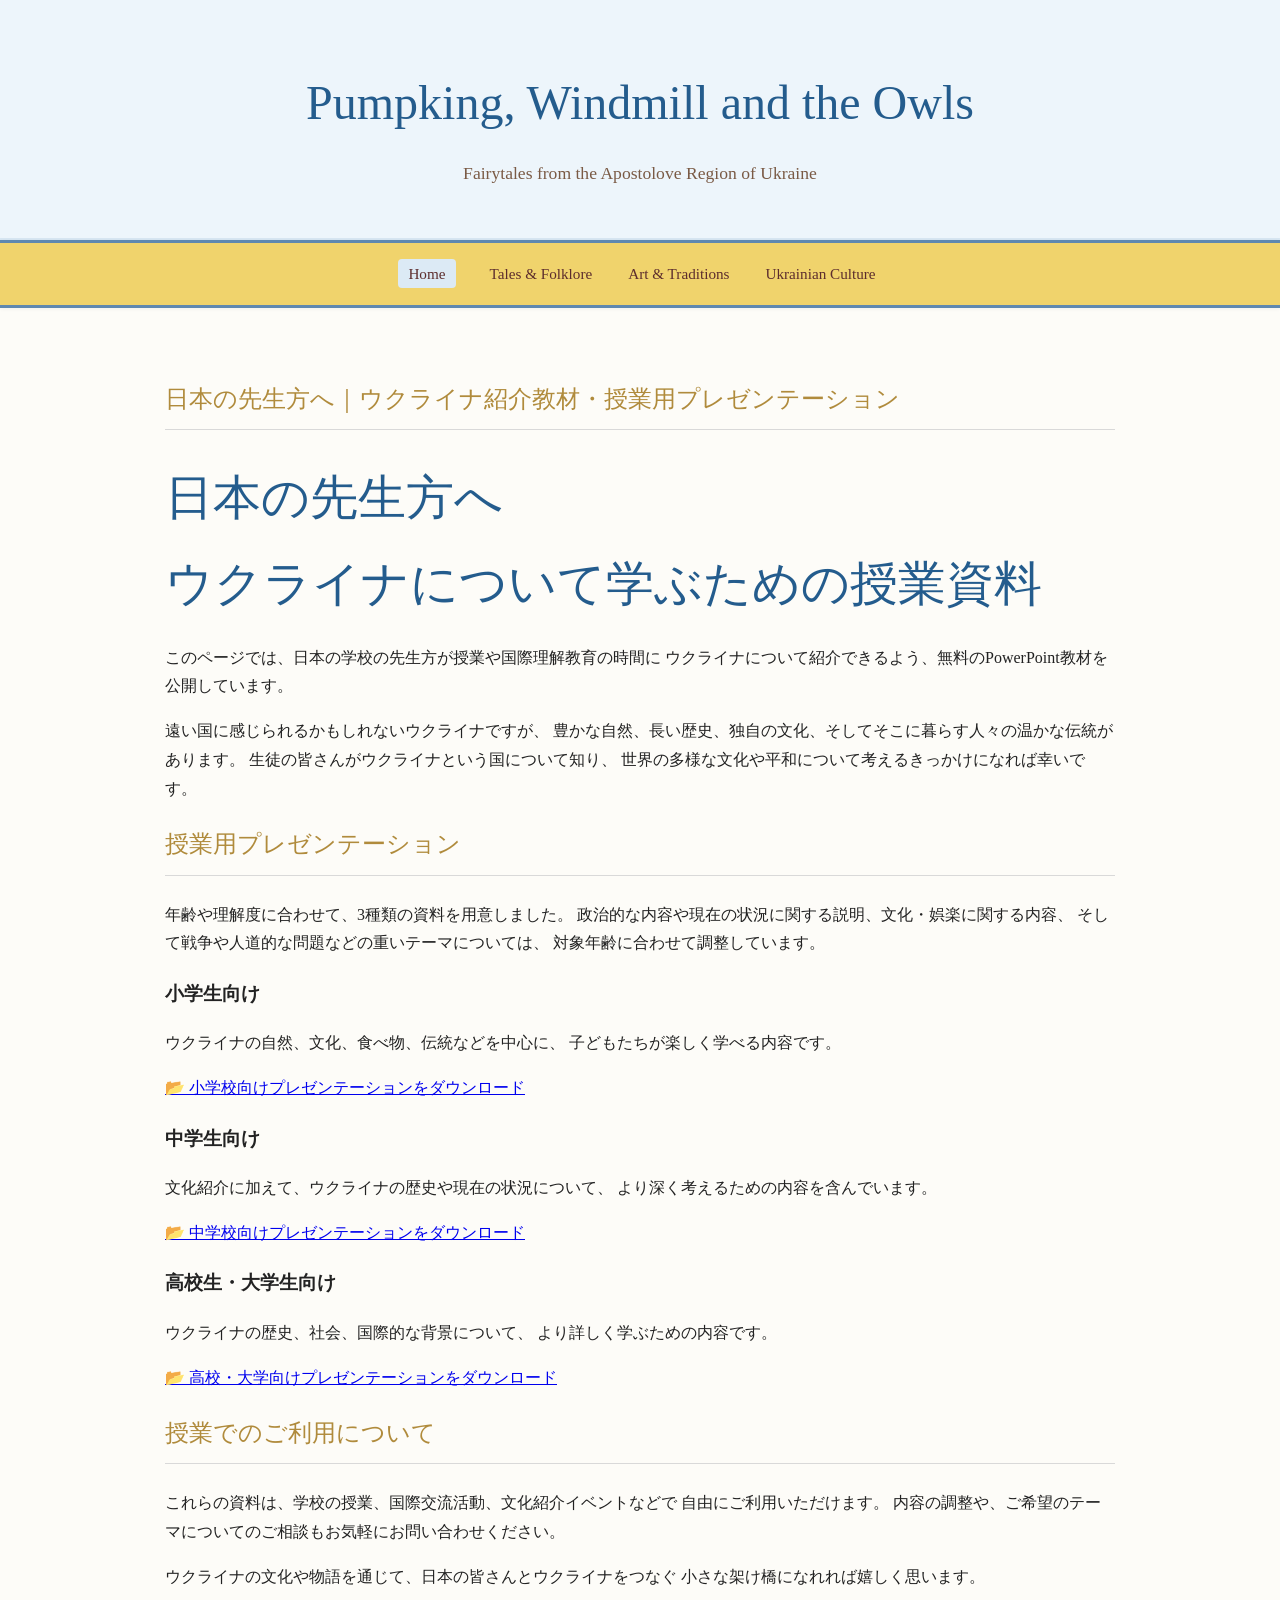
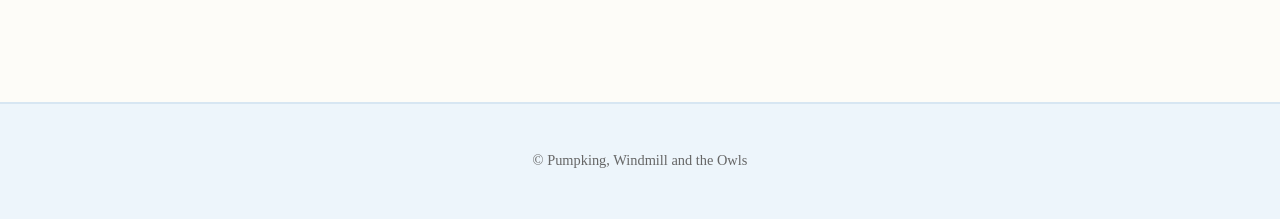
<file: teachers-jp.html>
<!DOCTYPE html>
<html lang="en">

<head>

    <meta charset="UTF-8">
<meta name="description" content="
日本の学校の先生方へ向けたウクライナ紹介教材です。
小学校・中学校・高校・大学の授業で使用できる無料のPowerPoint資料を公開しています。
ウクライナの文化、歴史、自然、人々の暮らしについて国際理解教育に活用できます。
">

<meta name="keywords" content="
ウクライナ, 授業教材, 国際理解教育, 小学校, 中学校, 高校, 大学, 
文化紹介, 平和教育, 日本の先生
">

    <title>日本の先生方へ｜ウクライナ紹介教材・授業用プレゼンテーション</title>

       <link rel="icon" href="favicon.ico">
    <link rel="stylesheet" href="css/style.css">


</head>

<body>

<header>

    <h1>Pumpking, Windmill and the Owls</h1>

    <p class="subtitle">
        Fairytales from the Apostolove Region of Ukraine
    </p>

</header>

<nav>

    <a href="index.html" class="top-link">Home</a>

    <div class="dropdown">
        <button class="dropbtn">Tales & Folklore</button>

        <div class="dropdown-content">
            <a href="about.html">About the Project</a>
            <a href="tales.html">Read the Tales</a>
            <a href="apostolove-history.html">History of Apostolove</a>
            <a href="ukraine-japan.html">Ukraine & Japan</a>
        </div>
    </div>

    <div class="dropdown">
        <button class="dropbtn">Art & Traditions</button>

        <div class="dropdown-content">
            <a href="gallery.html">Gallery</a>
            <a href="artist.html">About the Artist</a>
            <a href="motanka.html">Motanka Dolls</a>
        </div>
    </div>

    <div class="dropdown">
        <button class="dropbtn">Ukrainian Culture</button>

        <div class="dropdown-content">
            <a href="ukrainian-food.html">Ukrainian Food</a>
            <a href="teachers-jp.html">For Japanese Teachers</a>
            <a href="support.html">Support Ukraine</a>
            <a href="contact.html">Contact</a>
        </div>
    </div>

</nav>

<main>

    <section>

        <h2>日本の先生方へ｜ウクライナ紹介教材・授業用プレゼンテーション</h2>

        <p>
<section class="teacher-page">


<h1>
日本の先生方へ<br>
ウクライナについて学ぶための授業資料
</h1>


<p>
このページでは、日本の学校の先生方が授業や国際理解教育の時間に
ウクライナについて紹介できるよう、無料のPowerPoint教材を公開しています。
</p>


<p>
遠い国に感じられるかもしれないウクライナですが、
豊かな自然、長い歴史、独自の文化、そしてそこに暮らす人々の温かな伝統があります。
生徒の皆さんがウクライナという国について知り、
世界の多様な文化や平和について考えるきっかけになれば幸いです。
</p>


<h2>
授業用プレゼンテーション
</h2>


<p>
年齢や理解度に合わせて、3種類の資料を用意しました。
政治的な内容や現在の状況に関する説明、文化・娯楽に関する内容、
そして戦争や人道的な問題などの重いテーマについては、
対象年齢に合わせて調整しています。
</p>



<div class="presentation-list">


<div class="presentation-card">

<h3>
小学生向け
</h3>

<p>
ウクライナの自然、文化、食べ物、伝統などを中心に、
子どもたちが楽しく学べる内容です。
</p>

<a href="assets/Ukraine-shogakko.pptx" download>
📂 小学校向けプレゼンテーションをダウンロード
</a>

</div>



<div class="presentation-card">

<h3>
中学生向け
</h3>

<p>
文化紹介に加えて、ウクライナの歴史や現在の状況について、
より深く考えるための内容を含んでいます。
</p>

<a href="assets/Ukraine-chugakko.pptx" download>
📂 中学校向けプレゼンテーションをダウンロード
</a>

</div>



<div class="presentation-card">

<h3>
高校生・大学生向け
</h3>

<p>
ウクライナの歴史、社会、国際的な背景について、
より詳しく学ぶための内容です。
</p>

<a href="assets/Ukraine-koukou.pptx" download>
📂 高校・大学向けプレゼンテーションをダウンロード
</a>

</div>


</div>



<h2>
授業でのご利用について
</h2>


<p>
これらの資料は、学校の授業、国際交流活動、文化紹介イベントなどで
自由にご利用いただけます。
内容の調整や、ご希望のテーマについてのご相談もお気軽にお問い合わせください。
</p>


<p class="contact">
ウクライナの文化や物語を通じて、日本の皆さんとウクライナをつなぐ
小さな架け橋になれれば嬉しく思います。
</p>


</section>
        </p>

    </section>

</main>

<footer>

    <p>
        © Pumpking, Windmill and the Owls
    </p>

</footer>

</body>

</html>
</file>
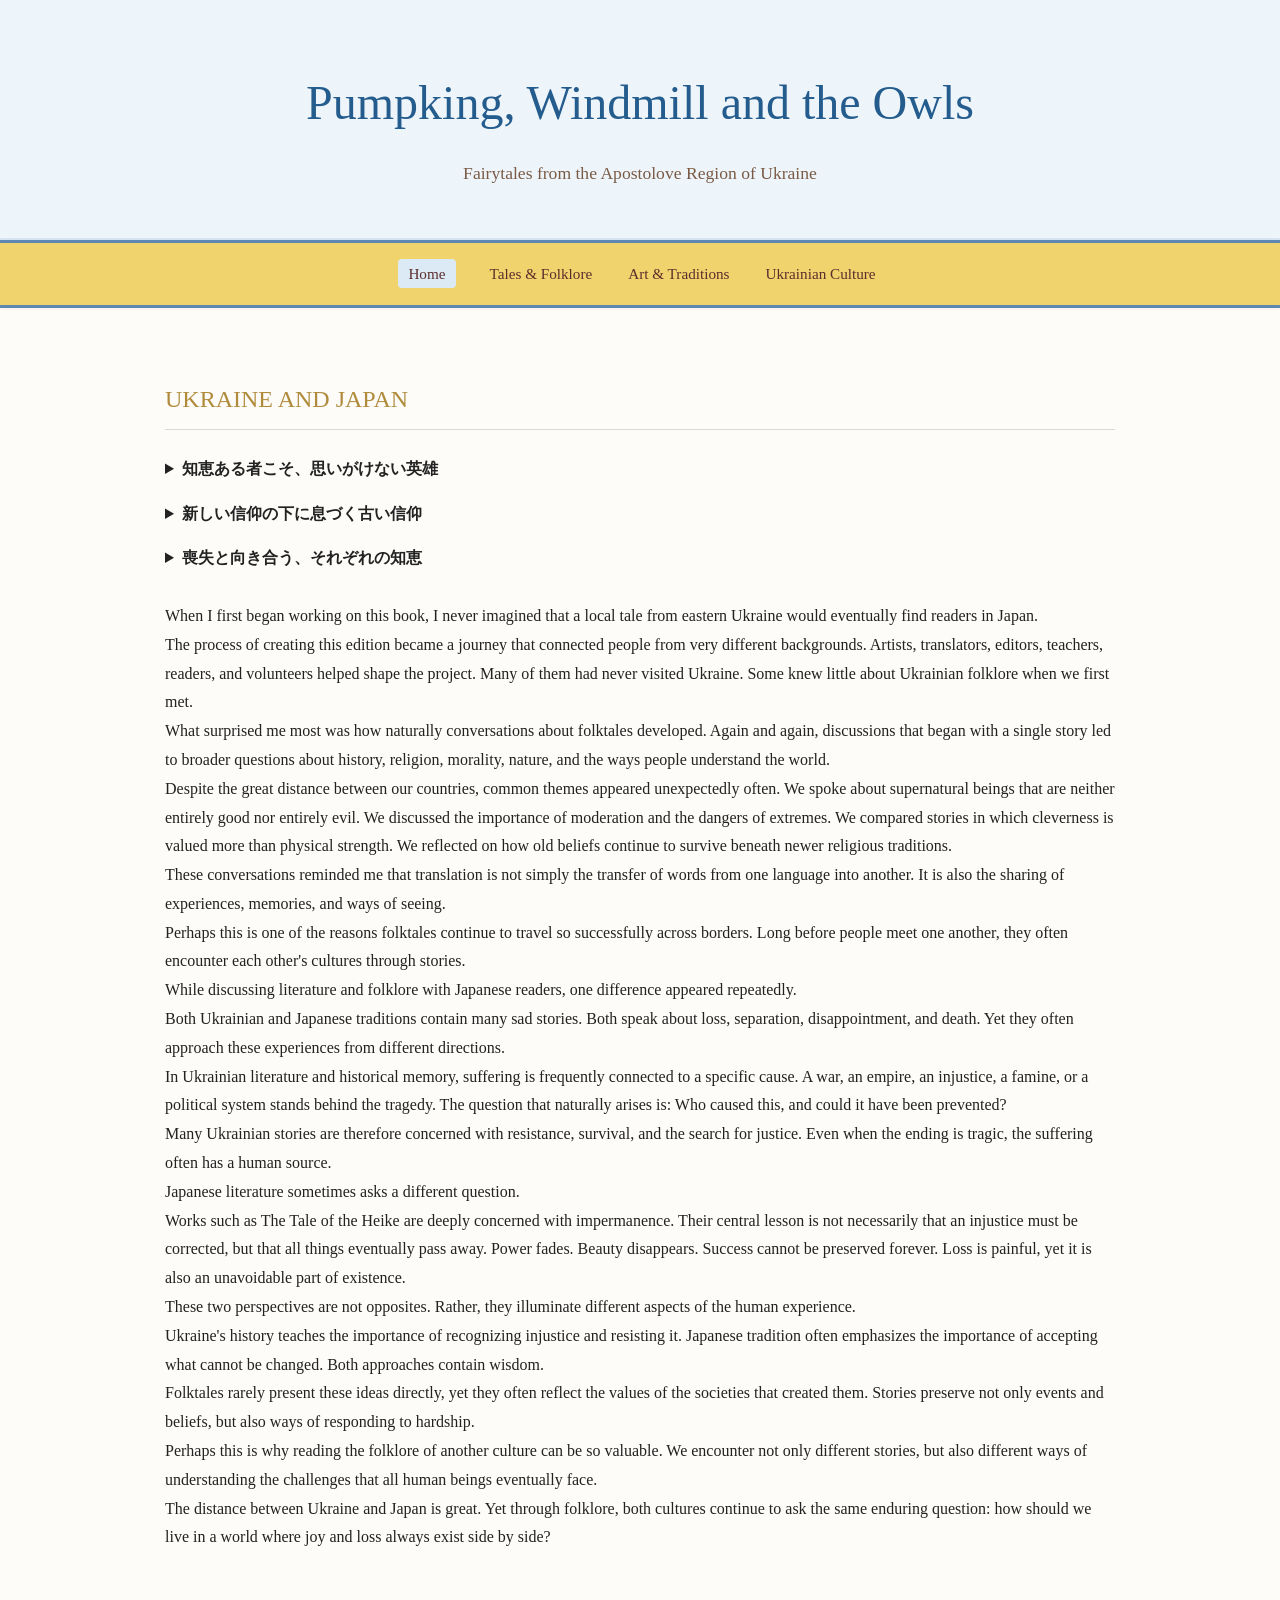
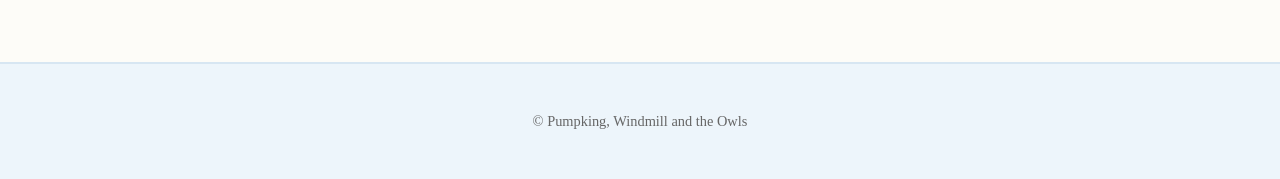
<file: ukraine-japan.html>
<!DOCTYPE html>
<html lang="en">

<head>

    <meta charset="UTF-8">
    <meta name="viewport" content="width=device-width, initial-scale=1.0">

    <title>Ukraine and Japan</title>

        <link rel="icon" href="favicon.ico">
    <link rel="stylesheet" href="css/style.css">

</head>

<body>

<header>

    <h1>Pumpking, Windmill and the Owls</h1>

    <p class="subtitle">
        Fairytales from the Apostolove Region of Ukraine
    </p>

</header>

<nav>

    <a href="index.html" class="top-link">Home</a>

    <div class="dropdown">
        <button class="dropbtn">Tales & Folklore</button>

        <div class="dropdown-content">
            <a href="about.html">About the Project</a>
            <a href="tales.html">Read the Tales</a>
            <a href="apostolove-history.html">History of Apostolove</a>
            <a href="ukraine-japan.html">Ukraine & Japan</a>
        </div>
    </div>

    <div class="dropdown">
        <button class="dropbtn">Art & Traditions</button>

        <div class="dropdown-content">
            <a href="gallery.html">Gallery</a>
            <a href="artist.html">About the Artist</a>
            <a href="motanka.html">Motanka Dolls</a>
        </div>
    </div>

    <div class="dropdown">
        <button class="dropbtn">Ukrainian Culture</button>

        <div class="dropdown-content">
            <a href="ukrainian-food.html">Ukrainian Food</a>
            <a href="teachers-jp.html">For Japanese Teachers</a>
            <a href="support.html">Support Ukraine</a>
            <a href="contact.html">Contact</a>
        </div>
    </div>

</nav>

<main>

    <section>

        <h2>UKRAINE AND JAPAN</h2>

        <p><details>
  <summary><strong>知恵ある者こそ、思いがけない英雄</strong></summary>

  <p>
    日本の方々と文化や昔話について語り合う中で、私は、違い以上に多くの共通点があることに気づかされました。
<br>
<br>その一つが、「知恵」の役割です。
<br>ウクライナでは、昔話だけでなく、人々の間で語り継がれてきた多くの物語において、主人公は必ずしも一番強い人物ではありません。むしろ、周囲をよく観察し、機転を利かせ、その場に応じて柔軟に行動できる人物こそが困難を乗り越えます。貧しい旅人が裕福な地主を出し抜くこともあれば、一人の若い女性が力ある男たちでも解決できなかった問題を解いてしまうこともあります。また、一見すると愚かに見える人物が、誰よりも人の心や世の理を理解していることも少なくありません。
<br>
<br>こうした姿は、日本にも見ることができます。『わらしべ長者』では、主人公は力で何かを勝ち取るのではなく、人との出会いや巡り合わせを大切にし、他の人が見過ごしてしまう価値を見いだすことで道を切り開いていきます。世界を力で変えるのではなく、その流れに寄り添いながら賢く応えていく姿が描かれています。

<br>また、日本には「とんち話」と呼ばれる伝統があります。そこでは機知や発想の柔軟さによって、権威や思い込みが覆され、難題が鮮やかに解決されます。一休さんの物語は、その代表的な例でしょう。決まりごとや形式に縛られず、本質を見抜く知恵が、人々の心を惹きつけてきました。

<br>もちろん、ウクライナと日本は、それぞれ異なる歴史や文化の中で歩んできました。それでも両国には、力だけに頼ることへの慎重なまなざしという共通点があるように思います。力が必要な場面はあっても、それ以上に大切なのは知恵です。真の英雄とは、すべての戦いに勝つ人物ではなく、人の心や置かれた状況、そして目には見えない世界の理を理解できる人物なのかもしれません。そして、人の力だけでは及ばないものがあるからこそ、誰かに助けを求めることを恥とは考えません。

<br>こうした価値観は、両国で長い年月をかけて育まれてきた暮らしの中から生まれたものなのでしょう。歴史を振り返れば、多くの人々は大きな財産も権力も持ってはいませんでした。だからこそ、知恵とユーモア、そして変化に適応する力こそが、生きていくための何よりの支えだったのです。
  </p>

</details>
                    <p><details>
  <summary><strong>新しい信仰の下に息づく古い信仰</strong></summary>

  <p>
    民話の最も興味深い特徴の一つは、はるか昔の世界の痕跡を今に伝えていることです。
<br>
<br>ウクライナは何世紀にもわたってキリスト教の国であり続けてきました。しかし、その民話や風習には、それ以前の古い信仰の面影が今も数多く残されています。たとえば「イヴァン・クパーラの夜」の祭りには、キリスト教以前にさかのぼる要素が数多く含まれています。民謡や村に伝わる伝説、四季折々の行事には、人と自然、そして目に見えない世界との古い結びつきが静かに息づいています。
<br>
<br>日本にも、よく似た姿を見ることができます。日本では古くから自然への信仰が育まれ、それは神道や仏教とも結びつきながら、日本の文化を形づくってきました。各地の伝承には、山の神や精霊、不思議な生き物、神聖な木々、そして特別な力が宿ると信じられてきた場所が、今も数多く登場します。
<br>
<br>興味深いのは、新しい信仰が広まったからといって、古い信仰が完全に消え去ったわけではないということです。むしろ、新しい考え方が受け入れられる一方で、それ以前から受け継がれてきた世界の捉え方も、人々の暮らしの中に重なり合うように残り続けました。
<br>
<br>その名残は、現代の生活にも見ることができます。たとえばウクライナでは、「未婚の女性は食卓の角に座ってはいけない」「部屋を掃くときは幸運まで掃き出さないよう気をつける」といった言い伝えが、今でもごく自然に語られることがあります。
<br>
<br>こうした重なり合う信仰は、暮らしの中に自然に溶け込んでいます。ウクライナでは、教会へ通う家庭であっても、土地に伝わる精霊にまつわる風習を守ることがあります。それは、日本で寺院へ参拝すると同時に、地域の神社や土地の祭りを大切にする暮らしとも、どこか通じるものがあるように感じます。
<br>
<br>だからこそ、民話は単なる物語ではなく、文化の記録でもあります。そこには、人々が「どう生きるべきだと教えられたか」ではなく、「実際にどのように暮らしていたのか」が映し出されているのです。
<br>
<br>ウクライナ各地に伝わる昔話にも、キリスト教文化の背景が息づいています。しかし同時に、不思議な存在が人々と共に暮らし、自然そのものにも目に見えない力が宿ると信じられていた、さらに古い世界の記憶も受け継がれています。こうした異なる伝統が一つの文化の中で共に生き続けていることは、日本の民間信仰にも通じる特徴といえるでしょう。
<br>
<br>文化とは、一つの源から生まれるものではなく、さまざまな信仰や価値観が長い時間をかけて重なり合い、受け継がれながら育まれてきたものです。その姿を今に伝えているからこそ、民話は時代や国境を越えて、私たちの心に語りかけ続けているのかもしれません。
  </p>

</details>
                                <p><details>
  <summary><strong>喪失と向き合う、それぞれの知恵</strong></summary>

  <p>
   日本の方々と文学や民話について語り合う中で、何度も感じた違いがありました。
<br>
<br>ウクライナにも日本にも、悲しみを描いた物語は数多くあります。別れや喪失、失望、そして死。それらはどちらの文化にも繰り返し語られてきました。しかし、その受け止め方には少し異なる傾向があるように思います。
<br>
<br>ウクライナの文学や歴史では、苦しみには多くの場合、はっきりとした原因があります。戦争や支配、不正義、飢饉、あるいは政治体制――悲劇の背後には、人間が生み出した出来事が存在します。そのため、「誰がそれを引き起こしたのか」「防ぐことはできなかったのか」という問いが自然に生まれます。
<br>
<br>だからこそ、多くの物語では、苦難に抗い、生き抜き、正しさを求める姿が描かれます。たとえ結末が悲劇であったとしても、その苦しみは人間の営みに由来していることが少なくありません。

一方、日本の文学には、少し異なる問いかけが見られるように感じます。

<br>『平家物語』に代表されるように、日本では無常という考え方が大切にされてきました。権力も、美しさも、栄華も、永遠には続きません。すべてのものはいつか移り変わり、失われていく――それもまた世界の理なのです。

もちろん、この二つの考え方は対立するものではありません。それぞれが、人間の生き方の異なる側面を照らしているのだと思います。

<br>ウクライナの歴史は、不正を見逃さず、それに立ち向かうことの大切さを教えてくれます。一方、日本の伝統は、移り変わるものを受け入れ、その中で静かに生きる強さを語りかけてくれます。そのどちらにも、人が生きていくための知恵が息づいています。

<br>もう一つ、両国の物語を読み比べる中で印象的なのは、「異なる存在」との向き合い方です。ウクライナの民話には、水辺や森、野原に住む精霊や不思議な存在が数多く登場します。ときには人間に危害を加えることもありますが、必ずしも悪意だけで描かれるわけではありません。人間とは異なる世界で生きる存在として、その価値観や習慣の違いが物語の中で丁寧に描かれています。

<br>日本の民話や伝承にも、妖怪や神々、山や川の精霊など、人とは異なる存在が数多く登場します。恐れられる一方で、人間と助け合ったり、交流したりする物語も少なくありません。異なる世界の住人であっても、互いを理解しようとする姿勢が描かれている点は、両国に共通する魅力の一つではないでしょうか。

<br>私は、このような物語には、異なる文化や土地で生きる人々へのまなざしも重ねられているように感じます。故郷を離れ、新しい土地で暮らすことになった人は、どれほど努力しても、その社会に完全に溶け込むことは難しいかもしれません。それでも、人は互いを理解し、受け入れることができます。

<br>私自身、今は故郷を遠く離れ、日本で暮らしています。この国の習慣を学び、できる限りその社会の一員になろうと努めていますが、日本で生まれ育った人とまったく同じようになることはできません。

それでも、周囲の方々が差し伸べてくださる温かさや支えに触れるたび、文化や言葉の違いを越えて、人は互いを理解することができるのだと実感しています。

<br>異なる文化の物語を読むことには、大きな意味があります。そこには出来事や信仰だけではなく、人が苦しみや喪失、そして他者との出会いにどのように向き合ってきたのか、その知恵が受け継がれているからです。

<br>ウクライナと日本は遠く離れています。しかし文学や民話を通して耳を澄ませてみると、両国の人々は昔から同じ問いを抱き続けてきたことに気づきます。

<br>喜びと悲しみが常に隣り合わせにある世界で、人はどのように生きていけばよいのか。そして、自分とは異なる誰かと、どのように理解し合っていけばよいのか――その問いに、今もなお、それぞれの文化が静かに答え続けているのです。
  </p>

</details>
         <br>  When I first began working on this book, I never imagined that a local tale from eastern Ukraine would eventually find readers in Japan.
<br>The process of creating this edition became a journey that connected people from very different backgrounds. Artists, translators, editors, teachers, readers, and volunteers helped shape the project. Many of them had never visited Ukraine. Some knew little about Ukrainian folklore when we first met.
<br>What surprised me most was how naturally conversations about folktales developed. Again and again, discussions that began with a single story led to broader questions about history, religion, morality, nature, and the ways people understand the world.
<br>Despite the great distance between our countries, common themes appeared unexpectedly often. We spoke about supernatural beings that are neither entirely good nor entirely evil. We discussed the importance of moderation and the dangers of extremes. We compared stories in which cleverness is valued more than physical strength. We reflected on how old beliefs continue to survive beneath newer religious traditions.
<br>These conversations reminded me that translation is not simply the transfer of words from one language into another. It is also the sharing of experiences, memories, and ways of seeing.
<br>Perhaps this is one of the reasons folktales continue to travel so successfully across borders. Long before people meet one another, they often encounter each other's cultures through stories.
<br>While discussing literature and folklore with Japanese readers, one difference appeared repeatedly.
<br>Both Ukrainian and Japanese traditions contain many sad stories. Both speak about loss, separation, disappointment, and death. Yet they often approach these experiences from different directions.
<br>In Ukrainian literature and historical memory, suffering is frequently connected to a specific cause. A war, an empire, an injustice, a famine, or a political system stands behind the tragedy. The question that naturally arises is: Who caused this, and could it have been prevented?
<br>Many Ukrainian stories are therefore concerned with resistance, survival, and the search for justice. Even when the ending is tragic, the suffering often has a human source.
<br>Japanese literature sometimes asks a different question.
<br>Works such as The Tale of the Heike are deeply concerned with impermanence. Their central lesson is not necessarily that an injustice must be corrected, but that all things eventually pass away. Power fades. Beauty disappears. Success cannot be preserved forever. Loss is painful, yet it is also an unavoidable part of existence.
<br>These two perspectives are not opposites. Rather, they illuminate different aspects of the human experience.
<br>Ukraine's history teaches the importance of recognizing injustice and resisting it. Japanese tradition often emphasizes the importance of accepting what cannot be changed. Both approaches contain wisdom.
<br>Folktales rarely present these ideas directly, yet they often reflect the values of the societies that created them. Stories preserve not only events and beliefs, but also ways of responding to hardship.
<br>Perhaps this is why reading the folklore of another culture can be so valuable. We encounter not only different stories, but also different ways of understanding the challenges that all human beings eventually face.
<br>The distance between Ukraine and Japan is great. Yet through folklore, both cultures continue to ask the same enduring question: how should we live in a world where joy and loss always exist side by side?

        </p>

    </section>

</main>

<footer>

    <p>
        © Pumpking, Windmill and the Owls
    </p>

</footer>

</body>

</html>
</file>
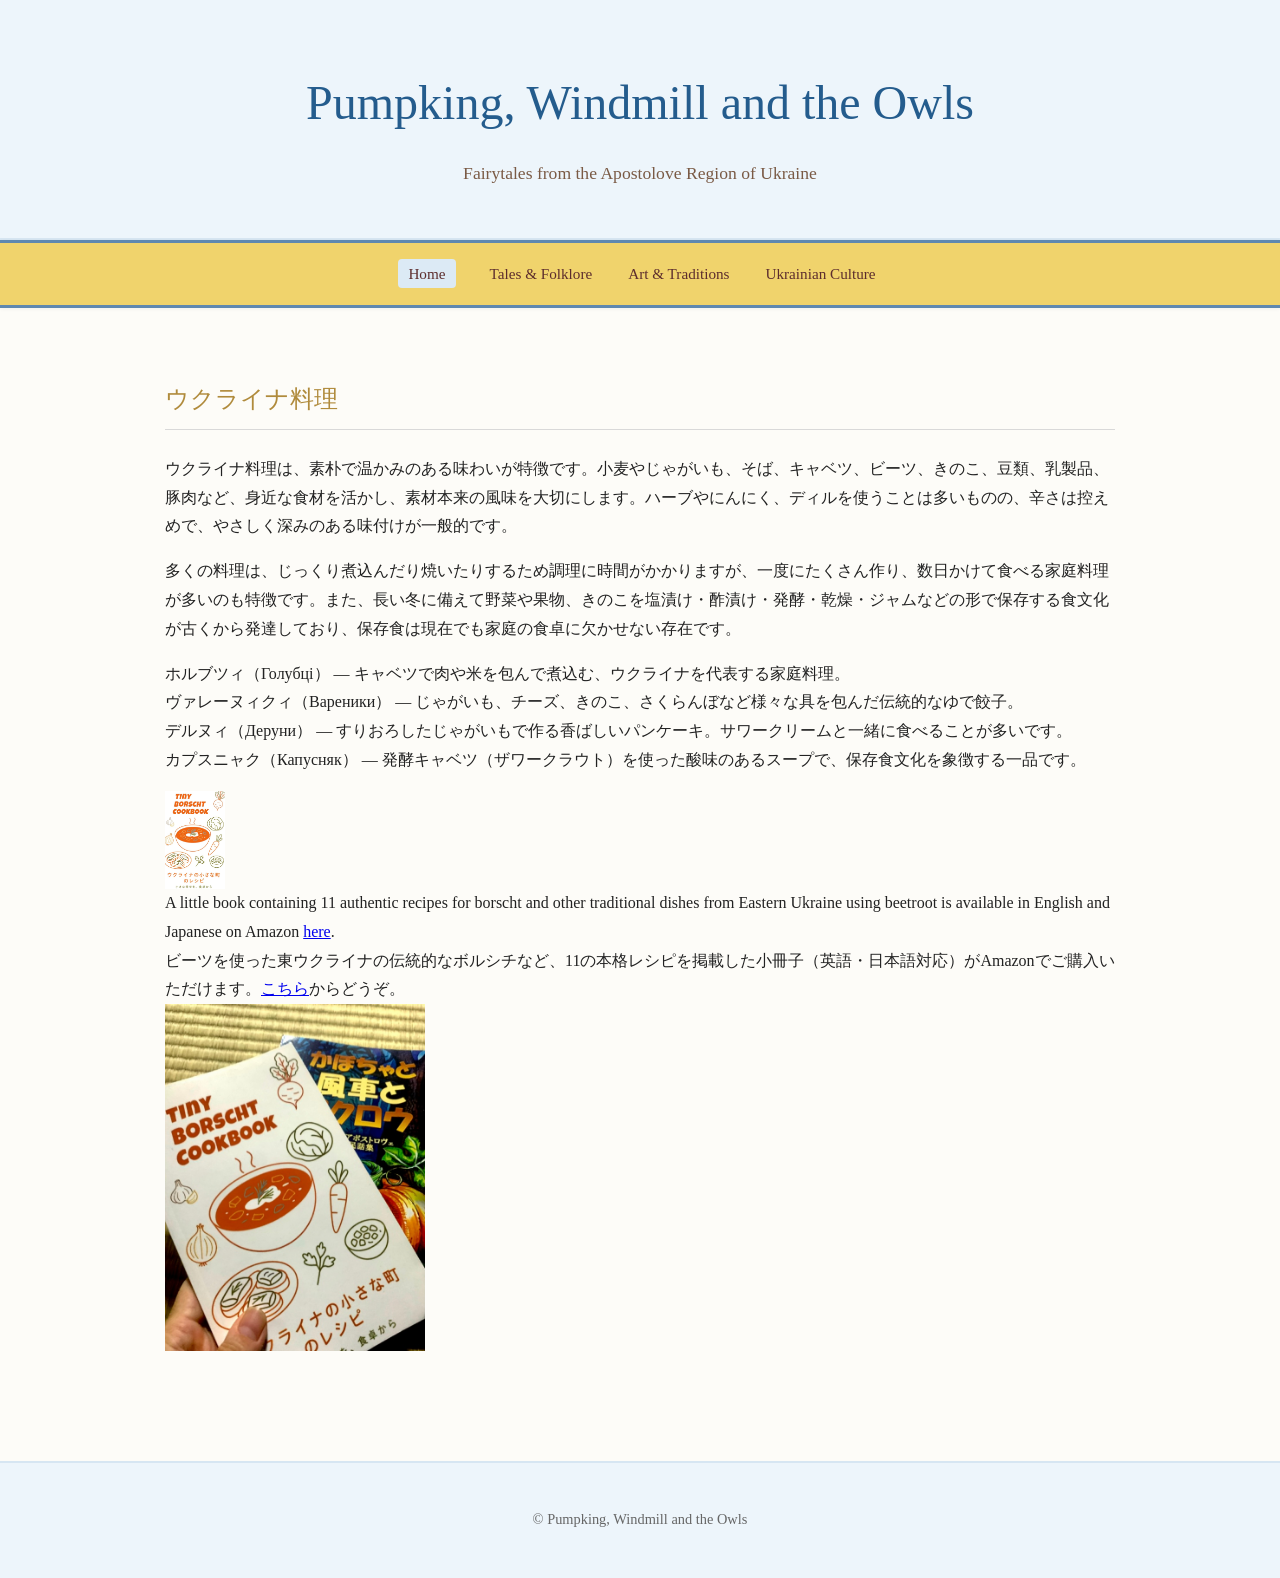
<file: ukrainian-food.html>
<!DOCTYPE html>
<html lang="en">

<head>

    <meta charset="UTF-8">
    <meta name="viewport" content="width=device-width, initial-scale=1.0">

    <title>Ukrainian food</title>

       <link rel="icon" href="favicon.ico">
    <link rel="stylesheet" href="css/style.css">


</head>

<body>

<header>

    <h1>Pumpking, Windmill and the Owls</h1>

    <p class="subtitle">
        Fairytales from the Apostolove Region of Ukraine
    </p>

</header>

<nav>

    <a href="index.html" class="top-link">Home</a>

    <div class="dropdown">
        <button class="dropbtn">Tales & Folklore</button>

        <div class="dropdown-content">
            <a href="about.html">About the Project</a>
            <a href="tales.html">Read the Tales</a>
            <a href="apostolove-history.html">History of Apostolove</a>
            <a href="ukraine-japan.html">Ukraine & Japan</a>
        </div>
    </div>

    <div class="dropdown">
        <button class="dropbtn">Art & Traditions</button>

        <div class="dropdown-content">
            <a href="gallery.html">Gallery</a>
            <a href="artist.html">About the Artist</a>
            <a href="motanka.html">Motanka Dolls</a>
        </div>
    </div>

    <div class="dropdown">
        <button class="dropbtn">Ukrainian Culture</button>

        <div class="dropdown-content">
            <a href="ukrainian-food.html">Ukrainian Food</a>
            <a href="teachers-jp.html">For Japanese Teachers</a>
            <a href="support.html">Support Ukraine</a>
            <a href="contact.html">Contact</a>
        </div>
    </div>

</nav>

<main>

    <section>

        <h2> ウクライナ料理</h2>

        <p>
         ウクライナ料理は、素朴で温かみのある味わいが特徴です。小麦やじゃがいも、そば、キャベツ、ビーツ、きのこ、豆類、乳製品、豚肉など、身近な食材を活かし、素材本来の風味を大切にします。ハーブやにんにく、ディルを使うことは多いものの、辛さは控えめで、やさしく深みのある味付けが一般的です。

<p>多くの料理は、じっくり煮込んだり焼いたりするため調理に時間がかかりますが、一度にたくさん作り、数日かけて食べる家庭料理が多いのも特徴です。また、長い冬に備えて野菜や果物、きのこを塩漬け・酢漬け・発酵・乾燥・ジャムなどの形で保存する食文化が古くから発達しており、保存食は現在でも家庭の食卓に欠かせない存在です。


<p>ホルブツィ（Голубці） — キャベツで肉や米を包んで煮込む、ウクライナを代表する家庭料理。
<br>ヴァレーヌィクィ（Вареники） — じゃがいも、チーズ、きのこ、さくらんぼなど様々な具を包んだ伝統的なゆで餃子。
<br>デルヌィ（Деруни） — すりおろしたじゃがいもで作る香ばしいパンケーキ。サワークリームと一緒に食べることが多いです。
<br>カプスニャク（Капусняк） — 発酵キャベツ（ザワークラウト）を使った酸味のあるスープで、保存食文化を象徴する一品です。
        </p>
<img src="assets/cookbook1.jpg" alt="Cookbook cover 1" style="width: 60px; height: auto;">
  A little book containing 11 authentic recipes for borscht and other traditional dishes from Eastern Ukraine using beetroot is available in English and Japanese on Amazon <a href="https://www.amazon.co.jp/dp/B0HFTWJVFM">here</a>.<br>
  ビーツを使った東ウクライナの伝統的なボルシチなど、11の本格レシピを掲載した小冊子（英語・日本語対応）がAmazonでご購入いただけます。<a href="https://www.amazon.co.jp/dp/B0HFTWJVFM">こちら</a>からどうぞ。
  <img src="assets/cookbook2.jpg" alt="Cookbook cover 2" style="width: 260px; height: auto;">
</p>
    </section>

</main>

<footer>

    <p>
        © Pumpking, Windmill and the Owls
    </p>

</footer>

</body>

</html>
</file>
<file: css/style.css>
body {
margin: 0;
background-color: #fdfcf8;
color: #222;
font-family: Georgia, serif;
line-height: 1.8;
}

/* Header */

header {
text-align: center;
padding: 60px 20px 30px;
background-color: #edf5fb;
border-bottom: 2px solid #d7e6f2;
}

h1 {
margin: 0;
font-size: 2.8rem;
color: #3d5f7c;
font-weight: normal;
}

.subtitle {
margin-top: 12px;
color: #7a5a45;
font-size: 1.1rem;
}

/* Navigation */

nav {
background-color: #f0d36c;
padding: 16px 14px;
text-align: center;
border-top: 3px solid #5f88b0;
border-bottom: 3px solid #5f88b0;
box-shadow: 0 1px 4px rgba(0,0,0,0.05);
}

nav a {
color: #5c2d2d;
text-decoration: none;
margin: 0 10px;
padding: 6px 10px;
font-size: 0.95rem;
border-radius: 4px;
transition: background-color 0.2s ease;
}

nav a {
background-color: #dceaf5;
}

/* Dropdown Navigation */

.dropdown {
    display: inline-block;
    position: relative;
}

.dropbtn {
    background: none;
    border: none;

    color: #5c2d2d;

    font-family: Georgia, serif;
    font-size: 0.95rem;

    padding: 6px 10px;
    margin: 0 6px;

    cursor: pointer;
}

.dropbtn:hover {
    background-color: #dceaf5;
    border-radius: 4px;
}

.dropdown-content {
    display: none;

    position: absolute;

    background-color: #fffdf8;

    min-width: 220px;

    text-align: left;

    border: 1px solid #d8d8d8;

    box-shadow: 0 3px 10px rgba(0,0,0,0.08);

    z-index: 1;
}

.dropdown-content a {
    display: block;

    padding: 12px 16px;

    margin: 0;

    color: #333;
}

.dropdown-content a:hover {
    background-color: #edf5fb;
}

.dropdown:hover .dropdown-content {
    display: block;
}

.top-link {
    margin-right: 14px;
}

/* Main Content */

main {
max-width: 950px;
margin: auto;
padding: 50px 25px;
}

section {
margin-bottom: 60px;
}

h2 {
color: #3d5f7c;
font-weight: normal;
border-bottom: 1px solid #d9d9d9;
padding-bottom: 8px;
margin-bottom: 25px;
}

/* Hero Section */

.hero {
font-size: 1.1rem;
}

/* Footer */

footer {
text-align: center;
padding: 30px;
background-color: #edf5fb;
border-top: 2px solid #d7e6f2;
color: #666;
font-size: 0.9rem;
}
/* Gallery */

.gallery-container {

display: flex;
align-items: center;
justify-content: center;
gap: 20px;
margin-top: 40px;

}
.gallery-container img {

    width: 60%;
    height: auto;
    border: 8px solid #f8f4e8;
    box-shadow: 0 3px 12px rgba(0,0,0,0.12);
}

.gallery-button {

background-color: #f0d36c;
border: none;
padding: 12px 18px;
font-size: 1.5rem;
cursor: pointer;
border-radius: 6px;
color: #5c2d2d;
}

.gallery-button {
background-color: #dceaf5;
}

#gallery-caption {

text-align: center;
margin-top: 20px;
color: #666;
font-style: italic;

}
.artist-intro,
.artist-row,
.artbook {
    width:85%;
    max-width:1100px;
    margin:40px auto;
    display:grid;
    grid-template-columns:1fr 1fr;
    gap:50px;
    align-items:center;
}


img {
    width:100%;
    display:block;
}


h1 {
    font-size:3rem;
    color:#245c8d;
}


h2 {
    color:#b08b3c;
}


.feature,
.final-image {
    width:70%;
    max-width:900px;
    margin:90px auto;
}


.reverse {
    direction:rtl;
}

.reverse > * {
    direction:ltr;
}


.artbook {
    border-top:1px solid #ddd;
    padding-top:15px;
}


@media(max-width:700px){

    .artist-intro,
    .artist-row,
    .artbook {
        grid-template-columns:1fr;
        width:80%;
        margin:50px auto;
    }

    .reverse {
        direction:ltr;
    }

    .feature,
    .final-image {
        width:80%;
    }

    h1 {
        font-size:2.2rem;
    }
}
</file>
